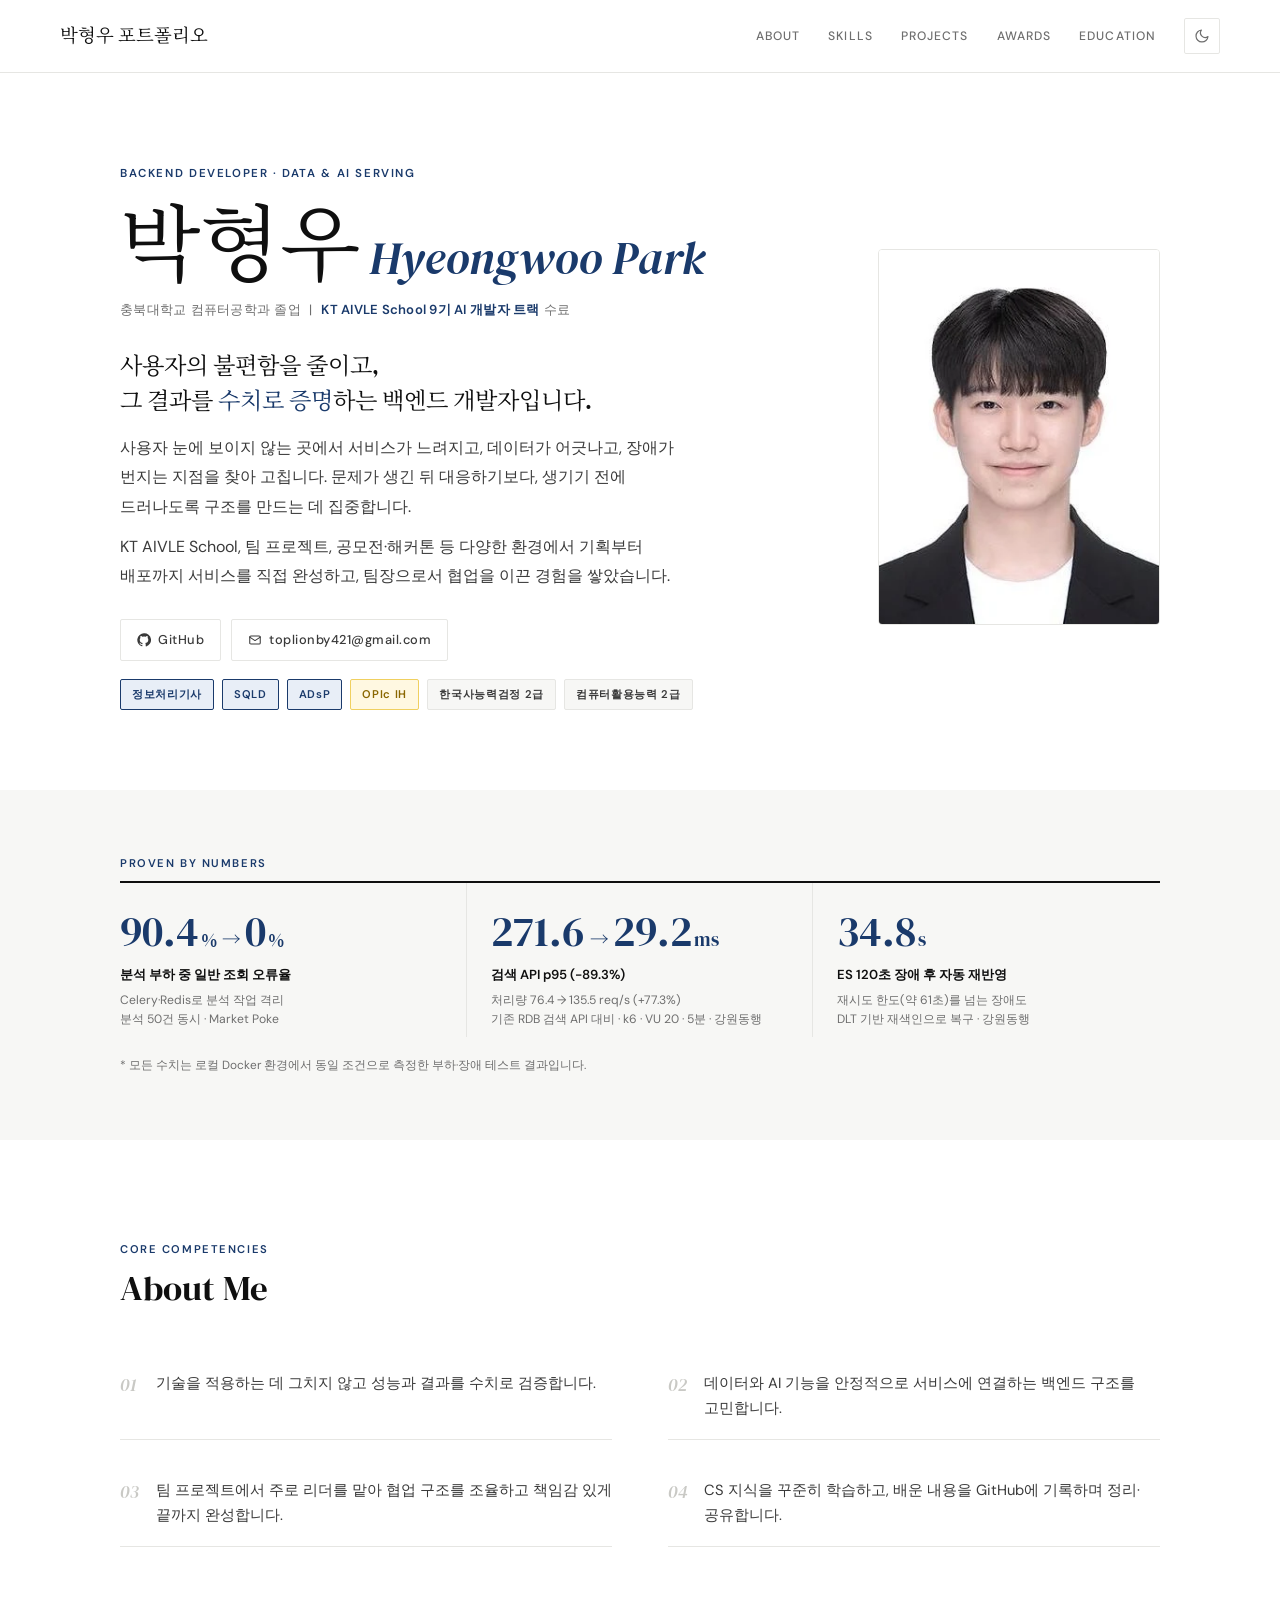
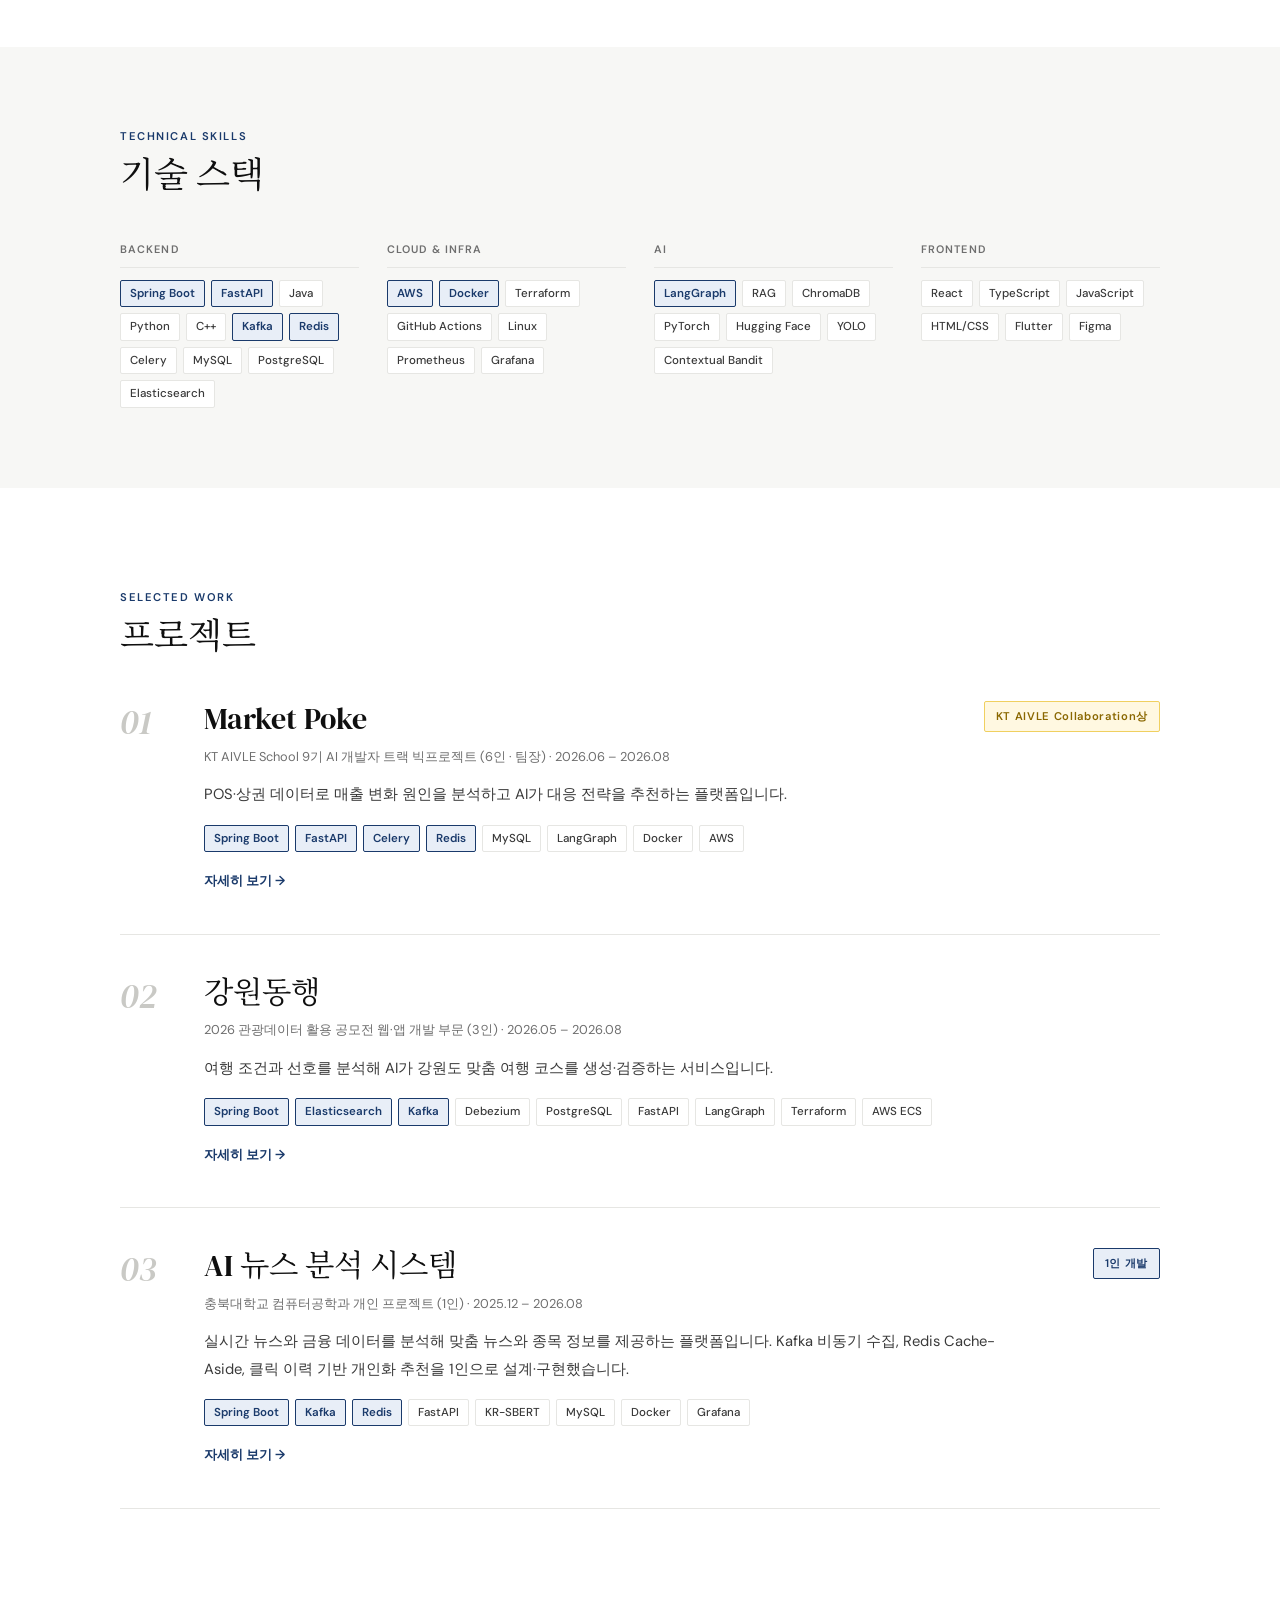
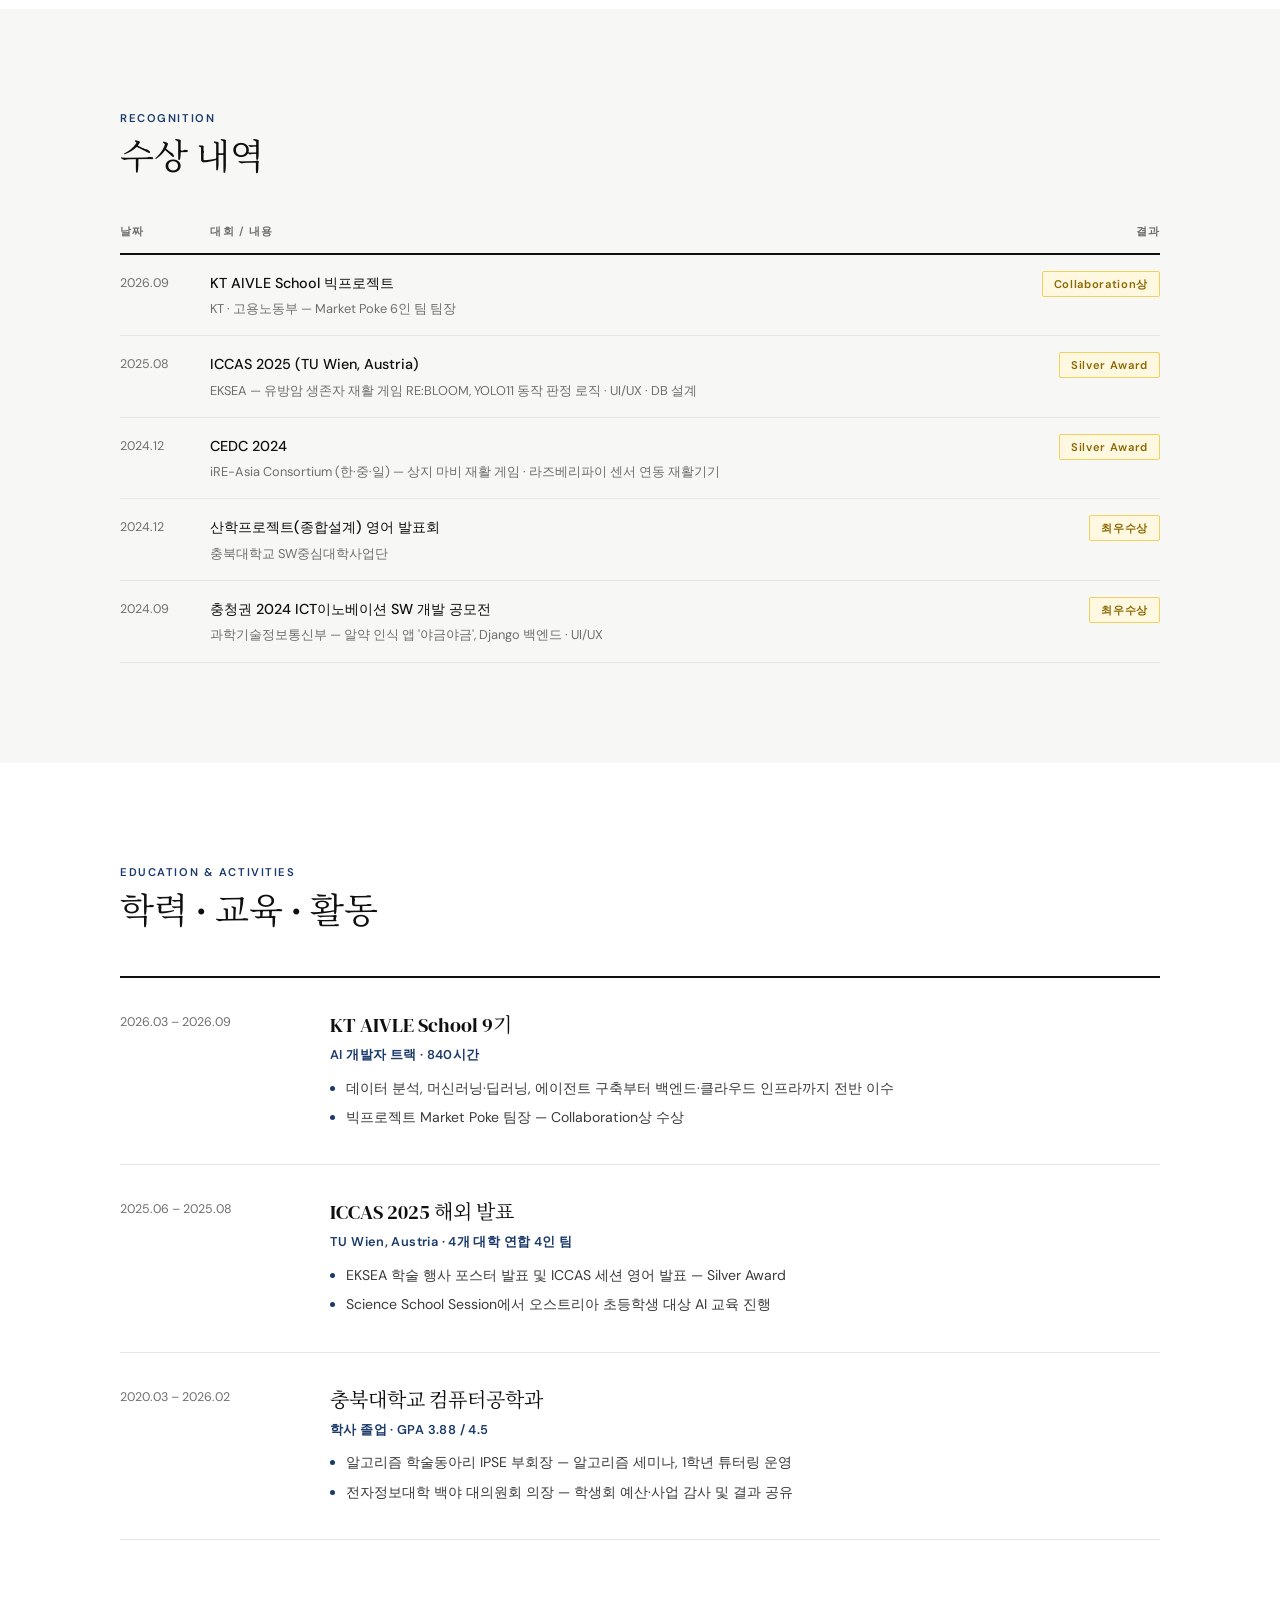
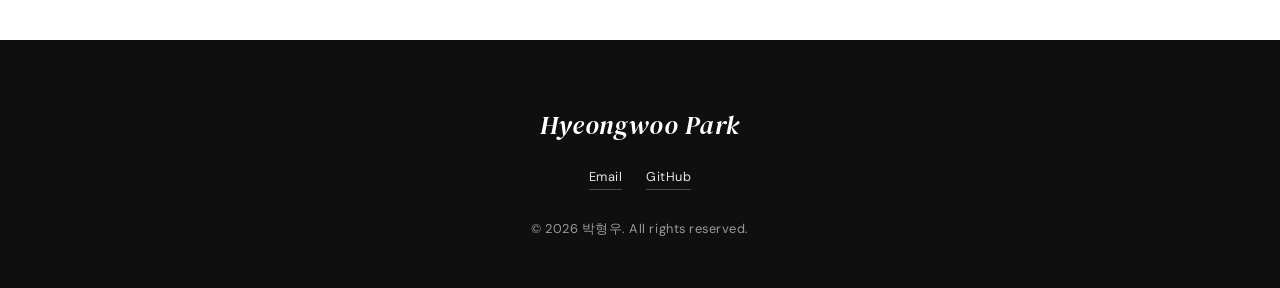
<file: index.html>
<!DOCTYPE html>
<html lang="ko">
<head>
  <meta charset="UTF-8">
  <meta name="viewport" content="width=device-width, initial-scale=1.0">
  <title>박형우 | Backend Developer Portfolio</title>
  <meta name="description" content="사용자의 불편함을 줄이고, 그 결과를 수치로 증명하는 백엔드 개발자 박형우의 포트폴리오">
  <meta property="og:type" content="website">
  <meta property="og:title" content="박형우 | Backend Developer">
  <meta property="og:description" content="사용자의 불편함을 줄이고, 그 결과를 수치로 증명하는 백엔드 개발자">
  <meta property="og:url" content="https://bakhyoungwoo.github.io/">
  <meta property="og:image" content="https://bakhyoungwoo.github.io/assets/og/marketpoke.jpg">
  <script>
    document.documentElement.classList.add('js');
    try {
      var t = localStorage.getItem('theme');
      if (t === 'dark' || (!t && matchMedia('(prefers-color-scheme: dark)').matches)) document.documentElement.classList.add('dark');
    } catch (e) {}
  </script>
  <link rel="preconnect" href="https://fonts.googleapis.com">
  <link rel="preconnect" href="https://fonts.gstatic.com" crossorigin>
  <link href="https://fonts.googleapis.com/css2?family=DM+Serif+Display:ital@0;1&family=DM+Sans:opsz,wght@9..40,400;9..40,500;9..40,600&family=Noto+Serif+KR:wght@400;600&display=swap" rel="stylesheet">
  <link rel="stylesheet" href="css/style.css?v=8">
</head>
<body>

<!-- ================= NAV ================= -->
<nav>
  <a href="#hero" class="nav-logo">박형우 포트폴리오</a>
  <div class="nav-right">
    <ul class="nav-links">
      <li><a href="#about">About</a></li>
      <li><a href="#skills">Skills</a></li>
      <li><a href="#projects">Projects</a></li>
      <li><a href="#awards">Awards</a></li>
      <li><a href="#education">Education</a></li>
    </ul>
    <button class="icon-btn" id="themeToggle" aria-label="다크 모드 전환">
      <svg class="icon-moon" viewBox="0 0 24 24" fill="none" stroke="currentColor" stroke-width="1.8" stroke-linecap="round" stroke-linejoin="round"><path d="M21 12.8A9 9 0 1 1 11.2 3a7 7 0 0 0 9.8 9.8z"/></svg>
      <svg class="icon-sun" viewBox="0 0 24 24" fill="none" stroke="currentColor" stroke-width="1.8" stroke-linecap="round"><circle cx="12" cy="12" r="4"/><path d="M12 2v2M12 20v2M4.9 4.9l1.4 1.4M17.7 17.7l1.4 1.4M2 12h2M20 12h2M4.9 19.1l1.4-1.4M17.7 6.3l1.4-1.4"/></svg>
    </button>
    <button class="icon-btn hamburger" id="hamburger" aria-label="메뉴 열기" aria-expanded="false">
      <svg viewBox="0 0 24 24" fill="none" stroke="currentColor" stroke-width="1.8" stroke-linecap="round"><path d="M4 7h16M4 12h16M4 17h16"/></svg>
    </button>
  </div>
</nav>
<div class="mobile-menu" id="mobileMenu">
  <a href="#about">About</a>
  <a href="#skills">Skills</a>
  <a href="#projects">Projects</a>
  <a href="#awards">Awards</a>
  <a href="#education">Education</a>
</div>

<main>
<!-- ================= HERO ================= -->
<section id="hero" class="page-section">
  <div class="hero-inner">
    <div class="hero-text">
      <p class="hero-eyebrow">Backend Developer · Data &amp; AI Serving</p>
      <h1 class="hero-name">박형우<span>Hyeongwoo Park</span></h1>
      <p class="hero-school">충북대학교 컴퓨터공학과 졸업 &nbsp;|&nbsp; <strong>KT AIVLE School 9기 AI 개발자 트랙</strong> 수료</p>

      <p class="hero-lead">사용자의 불편함을 줄이고,<br>그 결과를 <em>수치로 증명</em>하는 백엔드 개발자입니다.</p>
      <p class="hero-desc">사용자 눈에 보이지 않는 곳에서 서비스가 느려지고, 데이터가 어긋나고, 장애가 번지는 지점을 찾아 고칩니다. 문제가 생긴 뒤 대응하기보다, 생기기 전에 드러나도록 구조를 만드는 데 집중합니다.</p>
      <p class="hero-desc">KT AIVLE School, 팀 프로젝트, 공모전·해커톤 등 다양한 환경에서 기획부터 배포까지 서비스를 직접 완성하고, 팀장으로서 협업을 이끈 경험을 쌓았습니다.</p>

      <div class="hero-links">
        <a href="https://github.com/Bakhyoungwoo" target="_blank" rel="noopener">
          <svg viewBox="0 0 24 24" fill="currentColor"><path d="M12 .5a11.5 11.5 0 0 0-3.64 22.41c.58.1.79-.25.79-.56v-2c-3.2.7-3.88-1.37-3.88-1.37-.52-1.33-1.28-1.69-1.28-1.69-1.05-.72.08-.7.08-.7 1.16.08 1.77 1.19 1.77 1.19 1.03 1.77 2.7 1.26 3.36.96.1-.75.4-1.26.73-1.55-2.55-.29-5.24-1.28-5.24-5.68 0-1.26.45-2.28 1.19-3.09-.12-.29-.52-1.46.11-3.05 0 0 .97-.31 3.17 1.18a11 11 0 0 1 5.77 0c2.2-1.49 3.17-1.18 3.17-1.18.63 1.59.23 2.76.11 3.05.74.81 1.19 1.83 1.19 3.09 0 4.41-2.69 5.38-5.26 5.67.41.36.78 1.06.78 2.14v3.17c0 .31.21.67.8.56A11.5 11.5 0 0 0 12 .5z"/></svg>
          GitHub
        </a>
        <a href="mailto:toplionby421@gmail.com">
          <svg viewBox="0 0 24 24" fill="none" stroke="currentColor" stroke-width="1.8" stroke-linecap="round" stroke-linejoin="round"><rect x="3" y="5" width="18" height="14" rx="2"/><path d="m3 7 9 6 9-6"/></svg>
          toplionby421@gmail.com
        </a>
      </div>

      <div class="cert-row">
        <span class="badge accent">정보처리기사</span>
        <span class="badge accent">SQLD</span>
        <span class="badge accent">ADsP</span>
        <span class="badge gold">OPIc IH</span>
        <span class="badge">한국사능력검정 2급</span>
        <span class="badge">컴퓨터활용능력 2급</span>
      </div>
    </div>
    <div class="hero-photo">
      <img src="assets/profile.webp" alt="박형우 프로필 사진">
    </div>
  </div>
</section>

<!-- ================= METRICS ================= -->
<div class="band">
  <div class="page-section" style="padding-top:64px;padding-bottom:64px">
    <p class="section-label">Proven by Numbers</p>
    <div class="metrics reveal">
      <div class="metric">
        <div class="metric-num">90.4<small>% → </small>0<small>%</small></div>
        <div class="metric-label">분석 부하 중 일반 조회 오류율</div>
        <div class="metric-detail">Celery·Redis로 분석 작업 격리<br>분석 50건 동시 · Market Poke</div>
      </div>
      <div class="metric">
        <div class="metric-num">271.6<small> → </small>29.2<small>ms</small></div>
        <div class="metric-label">검색 API p95 (-89.3%)</div>
        <div class="metric-detail">처리량 76.4 → 135.5 req/s (+77.3%)<br>기존 RDB 검색 API 대비 · k6 · VU 20 · 5분 · 강원동행</div>
      </div>
      <div class="metric">
        <div class="metric-num">34.8<small>s</small></div>
        <div class="metric-label">ES 120초 장애 후 자동 재반영</div>
        <div class="metric-detail">재시도 한도(약 61초)를 넘는 장애도<br>DLT 기반 재색인으로 복구 · 강원동행</div>
      </div>
    </div>
    <p style="font-size:.74rem;color:var(--gray-mid);margin-top:18px">* 모든 수치는 로컬 Docker 환경에서 동일 조건으로 측정한 부하·장애 테스트 결과입니다.</p>
  </div>
</div>

<!-- ================= ABOUT ================= -->
<section id="about" class="page-section">
  <p class="section-label">Core Competencies</p>
  <h2 class="section-title">About Me</h2>
  <ul class="about-grid reveal">
    <li><span>01</span>기술을 적용하는 데 그치지 않고 성능과 결과를 수치로 검증합니다.</li>
    <li><span>02</span>데이터와 AI 기능을 안정적으로 서비스에 연결하는 백엔드 구조를 고민합니다.</li>
    <li><span>03</span>팀 프로젝트에서 주로 리더를 맡아 협업 구조를 조율하고 책임감 있게 끝까지 완성합니다.</li>
    <li><span>04</span>CS 지식을 꾸준히 학습하고, 배운 내용을 GitHub에 기록하며 정리·공유합니다.</li>
  </ul>
</section>

<!-- ================= SKILLS ================= -->
<section id="skills" class="band">
  <div class="page-section" style="padding-top:80px;padding-bottom:80px">
    <p class="section-label">Technical Skills</p>
    <h2 class="section-title">기술 스택</h2>
    <div class="skills-grid reveal">
      <div class="skill-group">
        <h3>Backend</h3>
        <div class="tags">
          <span class="tag hl">Spring Boot</span><span class="tag hl">FastAPI</span><span class="tag">Java</span><span class="tag">Python</span><span class="tag">C++</span><span class="tag hl">Kafka</span><span class="tag hl">Redis</span><span class="tag">Celery</span><span class="tag">MySQL</span><span class="tag">PostgreSQL</span><span class="tag">Elasticsearch</span>
        </div>
      </div>
      <div class="skill-group">
        <h3>Cloud &amp; Infra</h3>
        <div class="tags">
          <span class="tag hl">AWS</span><span class="tag hl">Docker</span><span class="tag">Terraform</span><span class="tag">GitHub Actions</span><span class="tag">Linux</span><span class="tag">Prometheus</span><span class="tag">Grafana</span>
        </div>
      </div>
      <div class="skill-group">
        <h3>AI</h3>
        <div class="tags">
          <span class="tag hl">LangGraph</span><span class="tag">RAG</span><span class="tag">ChromaDB</span><span class="tag">PyTorch</span><span class="tag">Hugging Face</span><span class="tag">YOLO</span><span class="tag">Contextual Bandit</span>
        </div>
      </div>
      <div class="skill-group">
        <h3>Frontend</h3>
        <div class="tags">
          <span class="tag">React</span><span class="tag">TypeScript</span><span class="tag">JavaScript</span><span class="tag">HTML/CSS</span><span class="tag">Flutter</span><span class="tag">Figma</span>
        </div>
      </div>
    </div>
  </div>
</section>

<!-- ================= PROJECTS ================= -->
<section id="projects" class="page-section">
  <p class="section-label">Selected Work</p>
  <h2 class="section-title">프로젝트</h2>

  <!-- ---------- 01 Market Poke ---------- -->
  <article class="project reveal">
    <div class="project-number">01</div>
    <div>
      <div class="project-top">
        <h3 class="project-name"><a href="marketpoke.html">Market Poke</a></h3>
        <span class="badge gold">KT AIVLE Collaboration상</span>
      </div>
      <p class="project-period">KT AIVLE School 9기 AI 개발자 트랙 빅프로젝트 (6인 · 팀장) · 2026.06 – 2026.08</p>
      <p class="project-desc">POS·상권 데이터로 매출 변화 원인을 분석하고 AI가 대응 전략을 추천하는 플랫폼입니다.</p>
      <div class="project-stack tags compact">
        <span class="tag hl">Spring Boot</span><span class="tag hl">FastAPI</span><span class="tag hl">Celery</span><span class="tag hl">Redis</span><span class="tag">MySQL</span><span class="tag">LangGraph</span><span class="tag">Docker</span><span class="tag">AWS</span>
      </div>
      <a class="project-more" href="marketpoke.html">자세히 보기 →</a>
    </div>
  </article>

  <!-- ---------- 02 강원동행 ---------- -->
  <article class="project reveal">
    <div class="project-number">02</div>
    <div>
      <div class="project-top">
        <h3 class="project-name"><a href="gangwon.html">강원동행</a></h3>
        
      </div>
      <p class="project-period">2026 관광데이터 활용 공모전 웹·앱 개발 부문 (3인) · 2026.05 – 2026.08</p>
      <p class="project-desc">여행 조건과 선호를 분석해 AI가 강원도 맞춤 여행 코스를 생성·검증하는 서비스입니다.</p>
      <div class="project-stack tags compact">
        <span class="tag hl">Spring Boot</span><span class="tag hl">Elasticsearch</span><span class="tag hl">Kafka</span><span class="tag">Debezium</span><span class="tag">PostgreSQL</span><span class="tag">FastAPI</span><span class="tag">LangGraph</span><span class="tag">Terraform</span><span class="tag">AWS ECS</span>
      </div>
      <a class="project-more" href="gangwon.html">자세히 보기 →</a>
    </div>
  </article>

  <!-- ---------- 03 뉴스 분석 ---------- -->
  <article class="project reveal">
    <div class="project-number">03</div>
    <div>
      <div class="project-top">
        <h3 class="project-name"><a href="news.html">AI 뉴스 분석 시스템</a></h3>
        <span class="badge accent">1인 개발</span>
      </div>
      <p class="project-period">충북대학교 컴퓨터공학과 개인 프로젝트 (1인) · 2025.12 – 2026.08</p>
      <p class="project-desc">실시간 뉴스와 금융 데이터를 분석해 맞춤 뉴스와 종목 정보를 제공하는 플랫폼입니다. Kafka 비동기 수집, Redis Cache-Aside, 클릭 이력 기반 개인화 추천을 1인으로 설계·구현했습니다.</p>
      <div class="project-stack tags compact">
        <span class="tag hl">Spring Boot</span><span class="tag hl">Kafka</span><span class="tag hl">Redis</span><span class="tag">FastAPI</span><span class="tag">KR-SBERT</span><span class="tag">MySQL</span><span class="tag">Docker</span><span class="tag">Grafana</span>
      </div>
      <a class="project-more" href="news.html">자세히 보기 →</a>
    </div>
  </article>
</section>

<!-- ================= AWARDS ================= -->
<section id="awards" class="band">
  <div class="page-section">
    <p class="section-label">Recognition</p>
    <h2 class="section-title">수상 내역</h2>
    <table class="awards-table reveal">
      <thead><tr><th>날짜</th><th>대회 / 내용</th><th>결과</th></tr></thead>
      <tbody>
        <tr>
          <td>2026.09</td>
          <td><div class="award-title">KT AIVLE School 빅프로젝트</div><div class="award-desc">KT · 고용노동부 — Market Poke 6인 팀 팀장</div></td>
          <td><span class="badge gold">Collaboration상</span></td>
        </tr>
        <tr>
          <td>2025.08</td>
          <td><div class="award-title">ICCAS 2025 (TU Wien, Austria)</div><div class="award-desc">EKSEA — 유방암 생존자 재활 게임 RE:BLOOM, YOLO11 동작 판정 로직 · UI/UX · DB 설계</div></td>
          <td><span class="badge gold">Silver Award</span></td>
        </tr>
        <tr>
          <td>2024.12</td>
          <td><div class="award-title">CEDC 2024</div><div class="award-desc">iRE-Asia Consortium (한·중·일) — 상지 마비 재활 게임 · 라즈베리파이 센서 연동 재활기기</div></td>
          <td><span class="badge gold">Silver Award</span></td>
        </tr>
        <tr>
          <td>2024.12</td>
          <td><div class="award-title">산학프로젝트(종합설계) 영어 발표회</div><div class="award-desc">충북대학교 SW중심대학사업단</div></td>
          <td><span class="badge gold">최우수상</span></td>
        </tr>
        <tr>
          <td>2024.09</td>
          <td><div class="award-title">충청권 2024 ICT이노베이션 SW 개발 공모전</div><div class="award-desc">과학기술정보통신부 — 알약 인식 앱 '야금야금', Django 백엔드 · UI/UX</div></td>
          <td><span class="badge gold">최우수상</span></td>
        </tr>
      </tbody>
    </table>
  </div>
</section>

<!-- ================= EDUCATION ================= -->
<section id="education" class="page-section">
  <p class="section-label">Education &amp; Activities</p>
  <h2 class="section-title">학력 · 교육 · 활동</h2>
  <div class="reveal">
    <div class="exp-item">
      <div class="exp-period">2026.03 – 2026.09</div>
      <div>
        <h3 class="exp-role">KT AIVLE School 9기</h3>
        <div class="exp-org">AI 개발자 트랙 · 840시간</div>
        <ul class="exp-desc">
          <li>데이터 분석, 머신러닝·딥러닝, 에이전트 구축부터 백엔드·클라우드 인프라까지 전반 이수</li>
          <li>빅프로젝트 Market Poke 팀장 — Collaboration상 수상</li>
        </ul>
      </div>
    </div>
    <div class="exp-item">
      <div class="exp-period">2025.06 – 2025.08</div>
      <div>
        <h3 class="exp-role">ICCAS 2025 해외 발표</h3>
        <div class="exp-org">TU Wien, Austria · 4개 대학 연합 4인 팀</div>
        <ul class="exp-desc">
          <li>EKSEA 학술 행사 포스터 발표 및 ICCAS 세션 영어 발표 — Silver Award</li>
          <li>Science School Session에서 오스트리아 초등학생 대상 AI 교육 진행</li>
        </ul>
      </div>
    </div>
    <div class="exp-item">
      <div class="exp-period">2020.03 – 2026.02</div>
      <div>
        <h3 class="exp-role">충북대학교 컴퓨터공학과</h3>
        <div class="exp-org">학사 졸업 · GPA 3.88 / 4.5</div>
        <ul class="exp-desc">
          <li>알고리즘 학술동아리 IPSE 부회장 — 알고리즘 세미나, 1학년 튜터링 운영</li>
          <li>전자정보대학 백야 대의원회 의장 — 학생회 예산·사업 감사 및 결과 공유</li>
        </ul>
      </div>
    </div>
  </div>
</section>
</main>

<!-- ================= FOOTER ================= -->
<footer>
  <div class="footer-name">Hyeongwoo Park</div>
  <div class="footer-links">
    <a href="mailto:toplionby421@gmail.com">Email</a>
    <a href="https://github.com/Bakhyoungwoo" target="_blank" rel="noopener">GitHub</a>
  </div>
  <p>© 2026 박형우. All rights reserved.</p>
</footer>

<script src="js/main.js?v=7"></script>
</body>
</html>
</file>
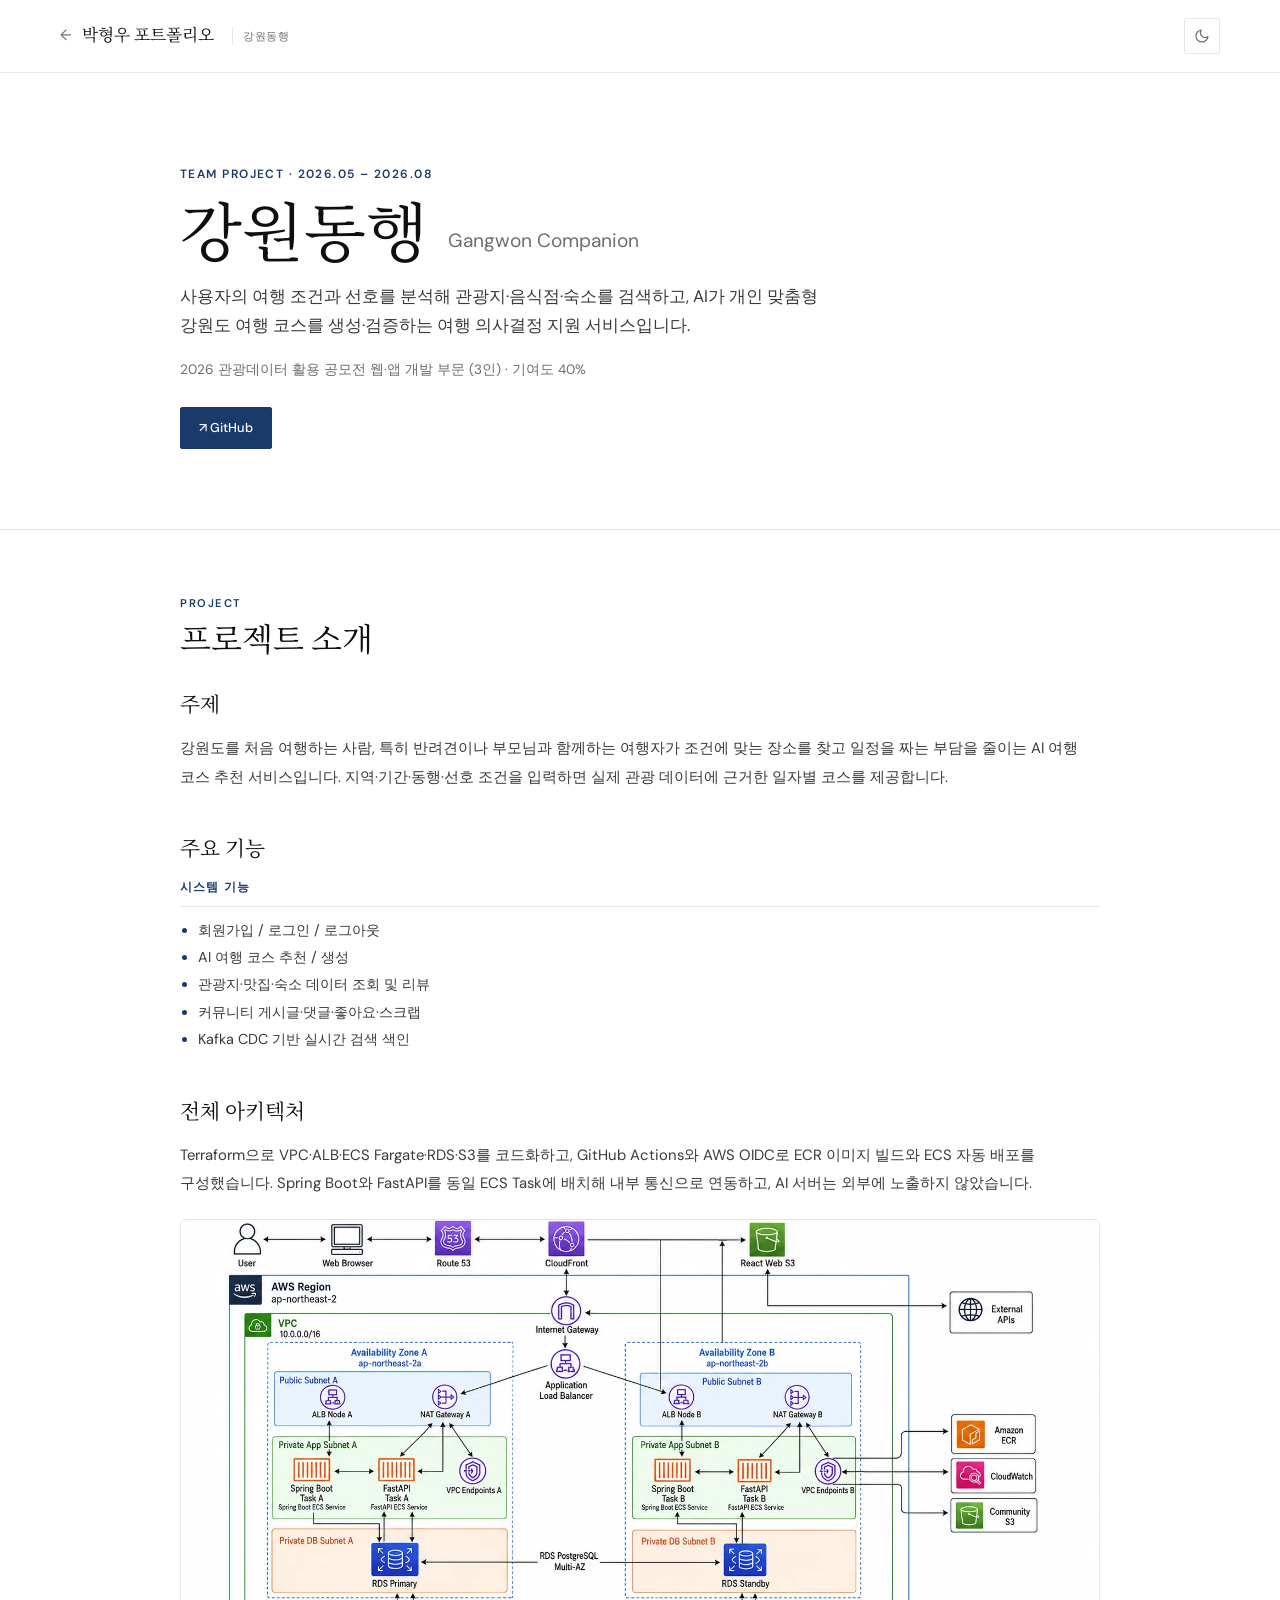
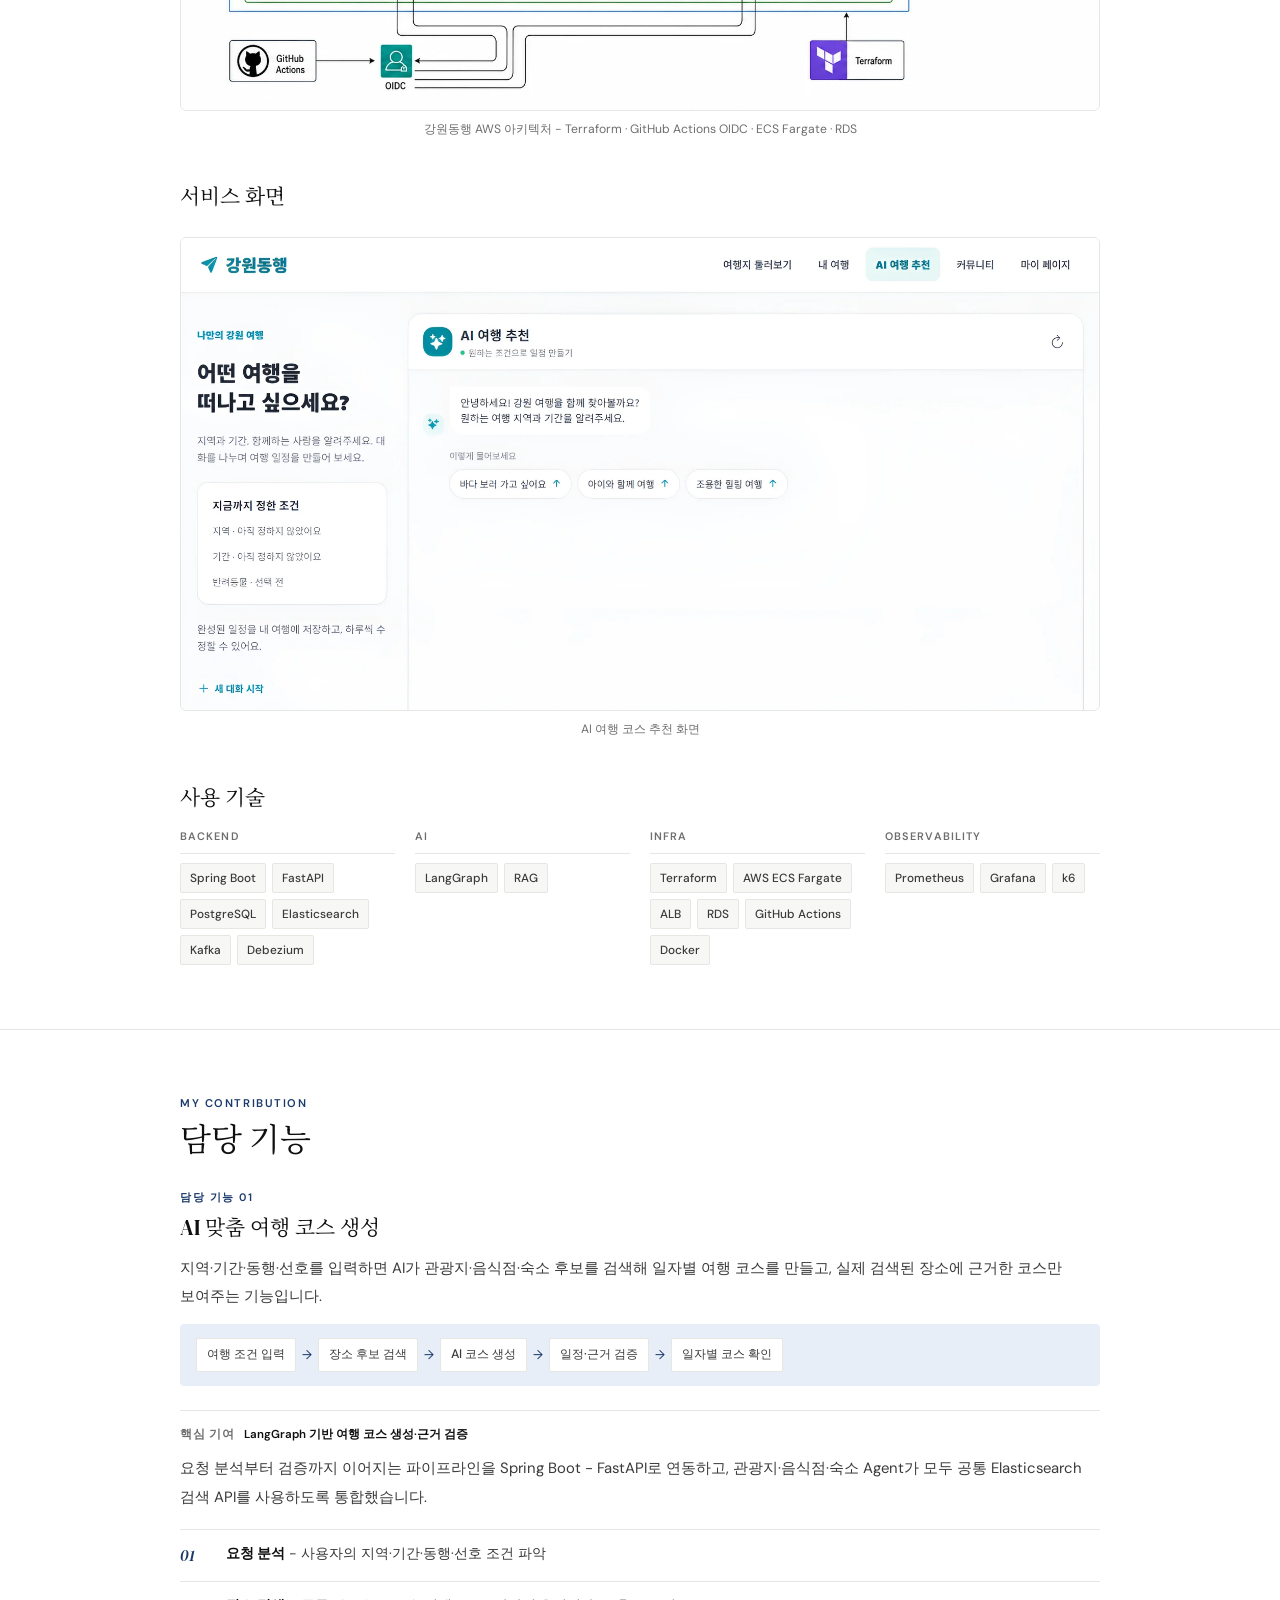
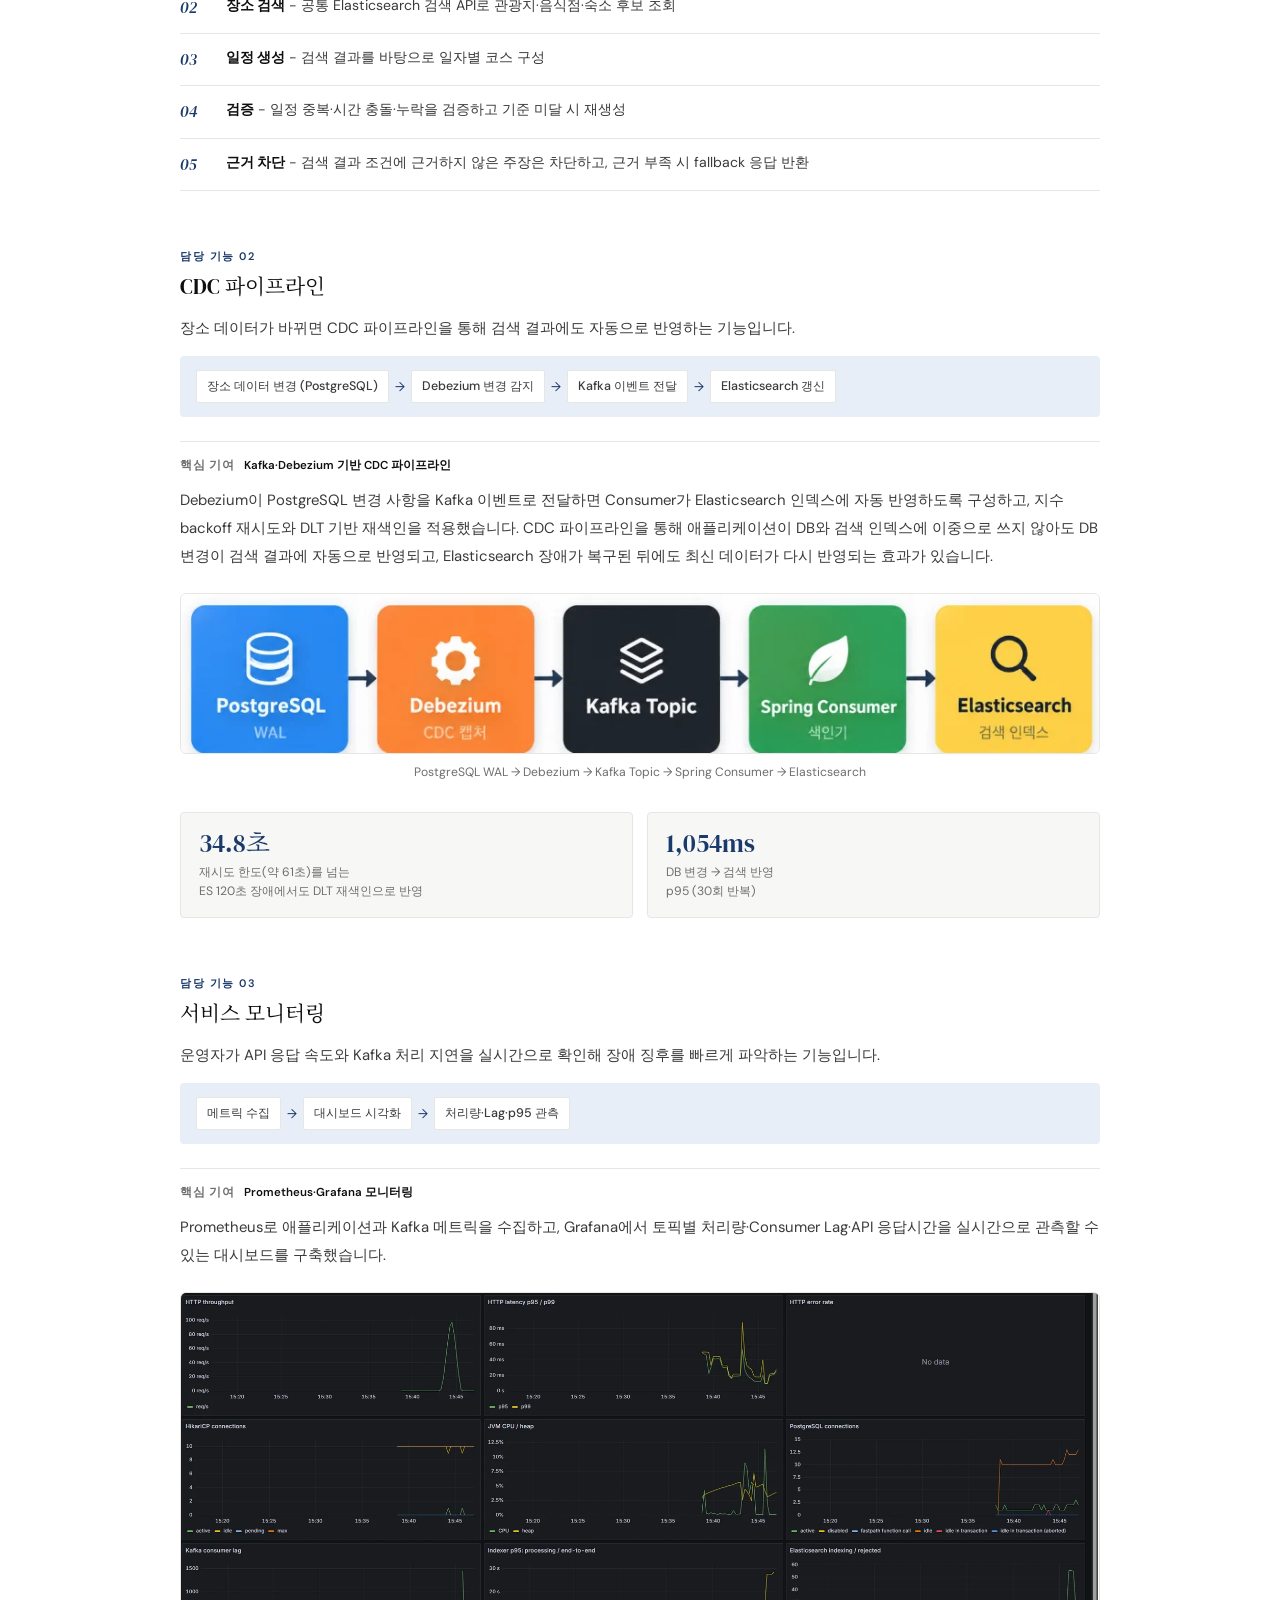
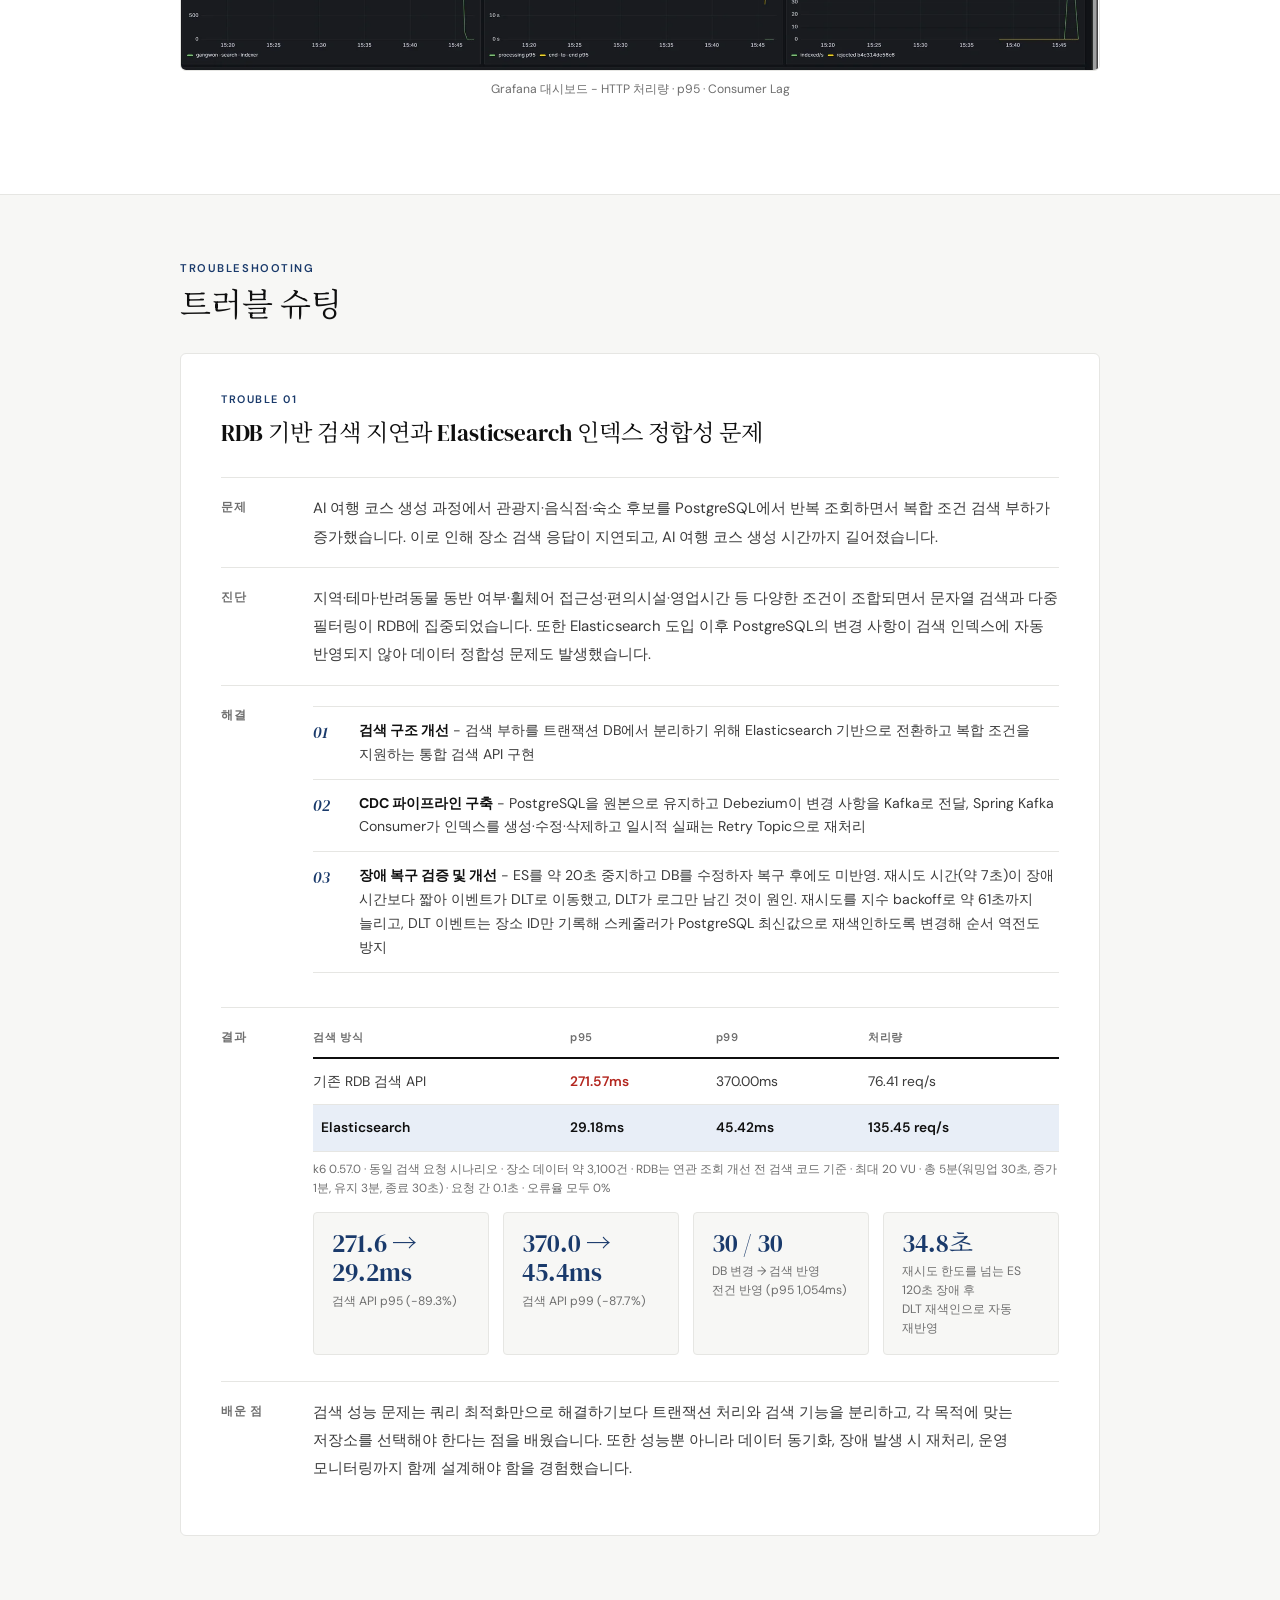
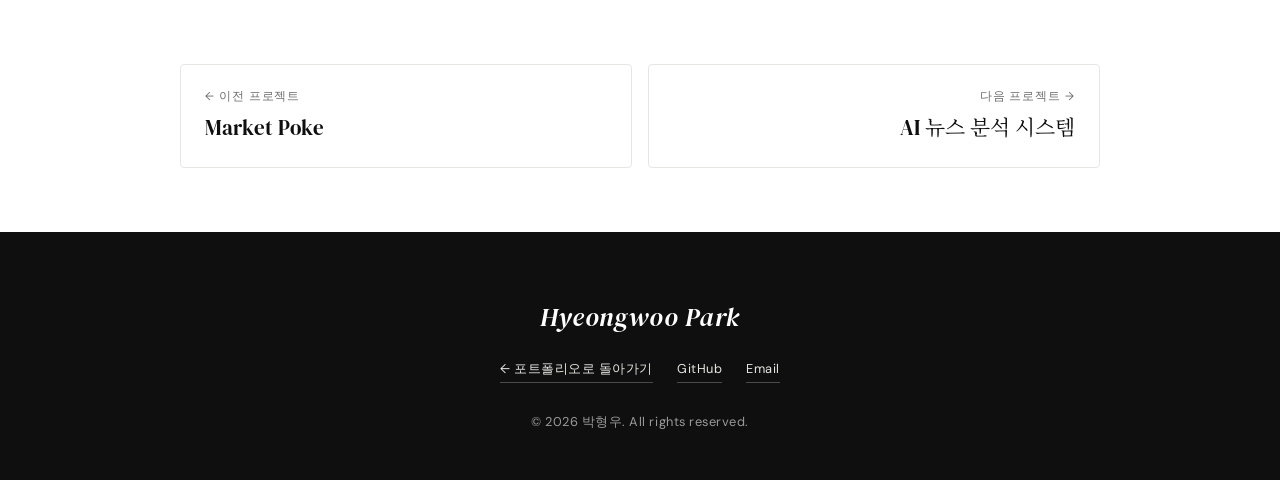
<file: gangwon.html>
<!DOCTYPE html>
<html lang="ko">
<head>
  <meta charset="UTF-8">
  <meta name="viewport" content="width=device-width, initial-scale=1.0">
  <title>강원동행 | 박형우 포트폴리오</title>
  <meta name="description" content="사용자의 여행 조건과 선호를 분석해 관광지·음식점·숙소를 검색하고, AI가 개인 맞춤형 강원도 여행 코스를 생성·검증하는 여행 의사결정 지원 서비스입니다.">
  <meta property="og:type" content="website">
  <meta property="og:title" content="강원동행 | 박형우">
  <meta property="og:description" content="사용자의 여행 조건과 선호를 분석해 관광지·음식점·숙소를 검색하고, AI가 개인 맞춤형 강원도 여행 코스를 생성·검증하는 여행 의사결정 지원 서비스입니다.">
  <meta property="og:url" content="https://bakhyoungwoo.github.io/gangwon.html">
  <meta property="og:image" content="https://bakhyoungwoo.github.io/assets/og/gangwon.jpg">
  <script>
    document.documentElement.classList.add('js');
    try {
      var t = localStorage.getItem('theme');
      if (t === 'dark' || (!t && matchMedia('(prefers-color-scheme: dark)').matches)) document.documentElement.classList.add('dark');
    } catch (e) {}
  </script>
  <link rel="preconnect" href="https://fonts.googleapis.com">
  <link rel="preconnect" href="https://fonts.gstatic.com" crossorigin>
  <link href="https://fonts.googleapis.com/css2?family=DM+Serif+Display:ital@0;1&family=DM+Sans:opsz,wght@9..40,400;9..40,500;9..40,600&family=Noto+Serif+KR:wght@400;600&display=swap" rel="stylesheet">
  <link rel="stylesheet" href="css/style.css?v=8">
</head>
<body class="detail-page">

<nav>
  <a href="index.html#projects" class="nav-back">
    <span class="nav-back-arrow">←</span>
    <span class="nav-back-text">박형우 포트폴리오</span>
    <span class="nav-back-sub">강원동행</span>
  </a>
  <button class="icon-btn" id="themeToggle" aria-label="다크 모드 전환">
    <svg class="icon-moon" viewBox="0 0 24 24" fill="none" stroke="currentColor" stroke-width="1.8" stroke-linecap="round" stroke-linejoin="round"><path d="M21 12.8A9 9 0 1 1 11.2 3a7 7 0 0 0 9.8 9.8z"/></svg>
    <svg class="icon-sun" viewBox="0 0 24 24" fill="none" stroke="currentColor" stroke-width="1.8" stroke-linecap="round"><circle cx="12" cy="12" r="4"/><path d="M12 2v2M12 20v2M4.9 4.9l1.4 1.4M17.7 17.7l1.4 1.4M2 12h2M20 12h2M4.9 19.1l1.4-1.4M17.7 6.3l1.4-1.4"/></svg>
  </button>
</nav>

<main>
<header id="hero" class="page-section detail-section d-hero">
  <div class="d-eyebrow">Team Project · 2026.05 – 2026.08</div>
  <h1 class="d-title">강원동행 <small>Gangwon Companion</small></h1>
  <p class="d-sub">사용자의 여행 조건과 선호를 분석해 관광지·음식점·숙소를 검색하고, AI가 개인 맞춤형 강원도 여행 코스를 생성·검증하는 여행 의사결정 지원 서비스입니다.</p>
  <p class="d-meta">2026 관광데이터 활용 공모전 웹·앱 개발 부문 (3인) · 기여도 40%</p>
  <div class="d-actions"><a href="https://github.com/Gangwon-Companion" class="primary" target="_blank" rel="noopener">↗ GitHub</a></div>
</header>

<section id="intro" class="">
  <div class="page-section detail-section">
    <div class="section-label">Project</div>
    <h2 class="d-section-title">프로젝트 소개</h2>
    <h3 class="subhead">주제</h3>
    <p class="body-text">강원도를 처음 여행하는 사람, 특히 반려견이나 부모님과 함께하는 여행자가 조건에 맞는 장소를 찾고 일정을 짜는 부담을 줄이는 AI 여행 코스 추천 서비스입니다. 지역·기간·동행·선호 조건을 입력하면 실제 관광 데이터에 근거한 일자별 코스를 제공합니다.</p>
    <h3 class="subhead">주요 기능</h3>
    <div class="feats"><div class="feat-col"><h4>시스템 기능</h4><ul><li>회원가입 / 로그인 / 로그아웃</li><li>AI 여행 코스 추천 / 생성</li><li>관광지·맛집·숙소 데이터 조회 및 리뷰</li><li>커뮤니티 게시글·댓글·좋아요·스크랩</li><li>Kafka CDC 기반 실시간 검색 색인</li></ul></div></div>
    <h3 class="subhead">전체 아키텍처</h3>
    <p class="body-text">Terraform으로 VPC·ALB·ECS Fargate·RDS·S3를 코드화하고, GitHub Actions와 AWS OIDC로 ECR 이미지 빌드와 ECS 자동 배포를 구성했습니다. Spring Boot와 FastAPI를 동일 ECS Task에 배치해 내부 통신으로 연동하고, AI 서버는 외부에 노출하지 않았습니다.</p>
    <figure class="figure">
      <a href="assets/projects/gangwon-arch.webp" target="_blank" rel="noopener"><img src="assets/projects/gangwon-arch.webp" alt="강원동행 AWS 아키텍처 - Terraform · GitHub Actions OIDC · ECS Fargate · RDS"></a>
      <figcaption class="figure-caption">강원동행 AWS 아키텍처 - Terraform · GitHub Actions OIDC · ECS Fargate · RDS</figcaption>
    </figure>
    <h3 class="subhead">서비스 화면</h3>
    <figure class="figure">
      <a href="assets/projects/gangwon-screen.webp" target="_blank" rel="noopener"><img src="assets/projects/gangwon-screen.webp" alt="AI 여행 코스 추천 화면"></a>
      <figcaption class="figure-caption">AI 여행 코스 추천 화면</figcaption>
    </figure>
    <h3 class="subhead">사용 기술</h3>
    <div class="tech-grid"><div class="tech-group"><h4>Backend</h4><div class="tech-tags"><span class="tech-tag">Spring Boot</span><span class="tech-tag">FastAPI</span><span class="tech-tag">PostgreSQL</span><span class="tech-tag">Elasticsearch</span><span class="tech-tag">Kafka</span><span class="tech-tag">Debezium</span></div></div><div class="tech-group"><h4>AI</h4><div class="tech-tags"><span class="tech-tag">LangGraph</span><span class="tech-tag">RAG</span></div></div><div class="tech-group"><h4>Infra</h4><div class="tech-tags"><span class="tech-tag">Terraform</span><span class="tech-tag">AWS ECS Fargate</span><span class="tech-tag">ALB</span><span class="tech-tag">RDS</span><span class="tech-tag">GitHub Actions</span><span class="tech-tag">Docker</span></div></div><div class="tech-group"><h4>Observability</h4><div class="tech-tags"><span class="tech-tag">Prometheus</span><span class="tech-tag">Grafana</span><span class="tech-tag">k6</span></div></div></div>
  </div>
</section>

<section id="contribution" class="">
  <div class="page-section detail-section">
    <div class="section-label">My Contribution</div>
    <h2 class="d-section-title">담당 기능</h2>
    <div class="role-head">
      <div class="role-num">담당 기능 01</div>
      <h3 class="subhead">AI 맞춤 여행 코스 생성</h3>
      <p class="role-desc">지역·기간·동행·선호를 입력하면 AI가 관광지·음식점·숙소 후보를 검색해 일자별 여행 코스를 만들고, 실제 검색된 장소에 근거한 코스만 보여주는 기능입니다.</p>
      <div class="svc-flow"><span>여행 조건 입력</span><b class="arr">→</b><span>장소 후보 검색</span><b class="arr">→</b><span>AI 코스 생성</span><b class="arr">→</b><span>일정·근거 검증</span><b class="arr">→</b><span>일자별 코스 확인</span></div>
    </div>
    <div class="contrib-label">핵심 기여<span>LangGraph 기반 여행 코스 생성·근거 검증</span></div>
    <p class="body-text">요청 분석부터 검증까지 이어지는 파이프라인을 Spring Boot - FastAPI로 연동하고, 관광지·음식점·숙소 Agent가 모두 공통 Elasticsearch 검색 API를 사용하도록 통합했습니다.</p>
    <div class="flow-steps"><div class="flow-step"><div class="flow-num">01</div><div class="flow-text"><strong>요청 분석</strong> - 사용자의 지역·기간·동행·선호 조건 파악</div></div><div class="flow-step"><div class="flow-num">02</div><div class="flow-text"><strong>장소 검색</strong> - 공통 Elasticsearch 검색 API로 관광지·음식점·숙소 후보 조회</div></div><div class="flow-step"><div class="flow-num">03</div><div class="flow-text"><strong>일정 생성</strong> - 검색 결과를 바탕으로 일자별 코스 구성</div></div><div class="flow-step"><div class="flow-num">04</div><div class="flow-text"><strong>검증</strong> - 일정 중복·시간 충돌·누락을 검증하고 기준 미달 시 재생성</div></div><div class="flow-step"><div class="flow-num">05</div><div class="flow-text"><strong>근거 차단</strong> - 검색 결과 조건에 근거하지 않은 주장은 차단하고, 근거 부족 시 fallback 응답 반환</div></div></div>
    <div class="role-head">
      <div class="role-num">담당 기능 02</div>
      <h3 class="subhead">CDC 파이프라인</h3>
      <p class="role-desc">장소 데이터가 바뀌면 CDC 파이프라인을 통해 검색 결과에도 자동으로 반영하는 기능입니다.</p>
      <div class="svc-flow"><span>장소 데이터 변경 (PostgreSQL)</span><b class="arr">→</b><span>Debezium 변경 감지</span><b class="arr">→</b><span>Kafka 이벤트 전달</span><b class="arr">→</b><span>Elasticsearch 갱신</span></div>
    </div>
    <div class="contrib-label">핵심 기여<span>Kafka·Debezium 기반 CDC 파이프라인</span></div>
    <p class="body-text">Debezium이 PostgreSQL 변경 사항을 Kafka 이벤트로 전달하면 Consumer가 Elasticsearch 인덱스에 자동 반영하도록 구성하고, 지수 backoff 재시도와 DLT 기반 재색인을 적용했습니다. CDC 파이프라인을 통해 애플리케이션이 DB와 검색 인덱스에 이중으로 쓰지 않아도 DB 변경이 검색 결과에 자동으로 반영되고, Elasticsearch 장애가 복구된 뒤에도 최신 데이터가 다시 반영되는 효과가 있습니다.</p>
    <figure class="figure">
      <a href="assets/projects/gangwon-cdc.webp" target="_blank" rel="noopener"><img src="assets/projects/gangwon-cdc.webp" alt="PostgreSQL WAL → Debezium → Kafka Topic → Spring Consumer → Elasticsearch"></a>
      <figcaption class="figure-caption">PostgreSQL WAL → Debezium → Kafka Topic → Spring Consumer → Elasticsearch</figcaption>
    </figure>
    <div class="stat-row"><div class="stat-box"><div class="stat-num">34.8초</div><div class="stat-label">재시도 한도(약 61초)를 넘는<br>ES 120초 장애에서도 DLT 재색인으로 반영</div></div><div class="stat-box"><div class="stat-num">1,054ms</div><div class="stat-label">DB 변경 → 검색 반영<br>p95 (30회 반복)</div></div></div>
    <div class="role-head">
      <div class="role-num">담당 기능 03</div>
      <h3 class="subhead">서비스 모니터링</h3>
      <p class="role-desc">운영자가 API 응답 속도와 Kafka 처리 지연을 실시간으로 확인해 장애 징후를 빠르게 파악하는 기능입니다.</p>
      <div class="svc-flow"><span>메트릭 수집</span><b class="arr">→</b><span>대시보드 시각화</span><b class="arr">→</b><span>처리량·Lag·p95 관측</span></div>
    </div>
    <div class="contrib-label">핵심 기여<span>Prometheus·Grafana 모니터링</span></div>
    <p class="body-text">Prometheus로 애플리케이션과 Kafka 메트릭을 수집하고, Grafana에서 토픽별 처리량·Consumer Lag·API 응답시간을 실시간으로 관측할 수 있는 대시보드를 구축했습니다.</p>
    <figure class="figure">
      <a href="assets/projects/gangwon-grafana.webp" target="_blank" rel="noopener"><img src="assets/projects/gangwon-grafana.webp" alt="Grafana 대시보드 - HTTP 처리량 · p95 · Consumer Lag"></a>
      <figcaption class="figure-caption">Grafana 대시보드 - HTTP 처리량 · p95 · Consumer Lag</figcaption>
    </figure>
  </div>
</section>

<section id="trouble" class="band-wrap ">
  <div class="page-section detail-section">
    <div class="section-label">Troubleshooting</div>
    <h2 class="d-section-title">트러블 슈팅</h2>
    <article class="trouble-card">
    <div class="trouble-num">Trouble 01</div>
    <h3 class="subhead">RDB 기반 검색 지연과 Elasticsearch 인덱스 정합성 문제</h3>
    <div class="ts-block"><div class="ts-tag">문제</div><p class="body-text">AI 여행 코스 생성 과정에서 관광지·음식점·숙소 후보를 PostgreSQL에서 반복 조회하면서 복합 조건 검색 부하가 증가했습니다. 이로 인해 장소 검색 응답이 지연되고, AI 여행 코스 생성 시간까지 길어졌습니다.</p></div>
    <div class="ts-block"><div class="ts-tag">진단</div><p class="body-text">지역·테마·반려동물 동반 여부·휠체어 접근성·편의시설·영업시간 등 다양한 조건이 조합되면서 문자열 검색과 다중 필터링이 RDB에 집중되었습니다. 또한 Elasticsearch 도입 이후 PostgreSQL의 변경 사항이 검색 인덱스에 자동 반영되지 않아 데이터 정합성 문제도 발생했습니다.</p></div>
    <div class="ts-block"><div class="ts-tag">해결</div><div>
    <div class="flow-steps"><div class="flow-step"><div class="flow-num">01</div><div class="flow-text"><strong>검색 구조 개선</strong> - 검색 부하를 트랜잭션 DB에서 분리하기 위해 Elasticsearch 기반으로 전환하고 복합 조건을 지원하는 통합 검색 API 구현</div></div><div class="flow-step"><div class="flow-num">02</div><div class="flow-text"><strong>CDC 파이프라인 구축</strong> - PostgreSQL을 원본으로 유지하고 Debezium이 변경 사항을 Kafka로 전달, Spring Kafka Consumer가 인덱스를 생성·수정·삭제하고 일시적 실패는 Retry Topic으로 재처리</div></div><div class="flow-step"><div class="flow-num">03</div><div class="flow-text"><strong>장애 복구 검증 및 개선</strong> - ES를 약 20초 중지하고 DB를 수정하자 복구 후에도 미반영. 재시도 시간(약 7초)이 장애 시간보다 짧아 이벤트가 DLT로 이동했고, DLT가 로그만 남긴 것이 원인. 재시도를 지수 backoff로 약 61초까지 늘리고, DLT 이벤트는 장소 ID만 기록해 스케줄러가 PostgreSQL 최신값으로 재색인하도록 변경해 순서 역전도 방지</div></div></div>
    </div></div>
    <div class="ts-block"><div class="ts-tag">결과</div><div>
    <div class="table-wrap"><table class="result-table"><thead><tr><th>검색 방식</th><th>p95</th><th>p99</th><th>처리량</th></tr></thead><tbody><tr><td>기존 RDB 검색 API</td><td class="bad">271.57ms</td><td>370.00ms</td><td>76.41 req/s</td></tr><tr class="hl"><td>Elasticsearch</td><td class="good">29.18ms</td><td>45.42ms</td><td>135.45 req/s</td></tr></tbody></table></div><p class="table-note">k6 0.57.0 · 동일 검색 요청 시나리오 · 장소 데이터 약 3,100건 · RDB는 연관 조회 개선 전 검색 코드 기준 · 최대 20 VU · 총 5분(워밍업 30초, 증가 1분, 유지 3분, 종료 30초) · 요청 간 0.1초 · 오류율 모두 0%</p><div class="stat-row"><div class="stat-box"><div class="stat-num">271.6 → 29.2ms</div><div class="stat-label">검색 API p95 (-89.3%)</div></div><div class="stat-box"><div class="stat-num">370.0 → 45.4ms</div><div class="stat-label">검색 API p99 (-87.7%)</div></div><div class="stat-box"><div class="stat-num">30 / 30</div><div class="stat-label">DB 변경 → 검색 반영<br>전건 반영 (p95 1,054ms)</div></div><div class="stat-box"><div class="stat-num">34.8초</div><div class="stat-label">재시도 한도를 넘는 ES 120초 장애 후<br>DLT 재색인으로 자동 재반영</div></div></div>
    </div></div>
    <div class="ts-block"><div class="ts-tag">배운 점</div><p class="body-text">검색 성능 문제는 쿼리 최적화만으로 해결하기보다 트랜잭션 처리와 검색 기능을 분리하고, 각 목적에 맞는 저장소를 선택해야 한다는 점을 배웠습니다. 또한 성능뿐 아니라 데이터 동기화, 장애 발생 시 재처리, 운영 모니터링까지 함께 설계해야 함을 경험했습니다.</p></div>
    </article>
  </div>
</section>

<div class="page-section detail-section"><div class="pager" role="navigation" aria-label="프로젝트 이동"><a class="prev" href="marketpoke.html"><small>← 이전 프로젝트</small>Market Poke</a><a class="next" href="news.html"><small>다음 프로젝트 →</small>AI 뉴스 분석 시스템</a></div></div>
</main>

<footer>
  <div class="footer-name">Hyeongwoo Park</div>
  <div class="footer-links">
    <a href="index.html#projects">← 포트폴리오로 돌아가기</a>
    <a href="https://github.com/Bakhyoungwoo" target="_blank" rel="noopener">GitHub</a>
    <a href="mailto:toplionby421@gmail.com">Email</a>
  </div>
  <p>© 2026 박형우. All rights reserved.</p>
</footer>

<script src="js/main.js?v=7"></script>
</body>
</html>
</file>
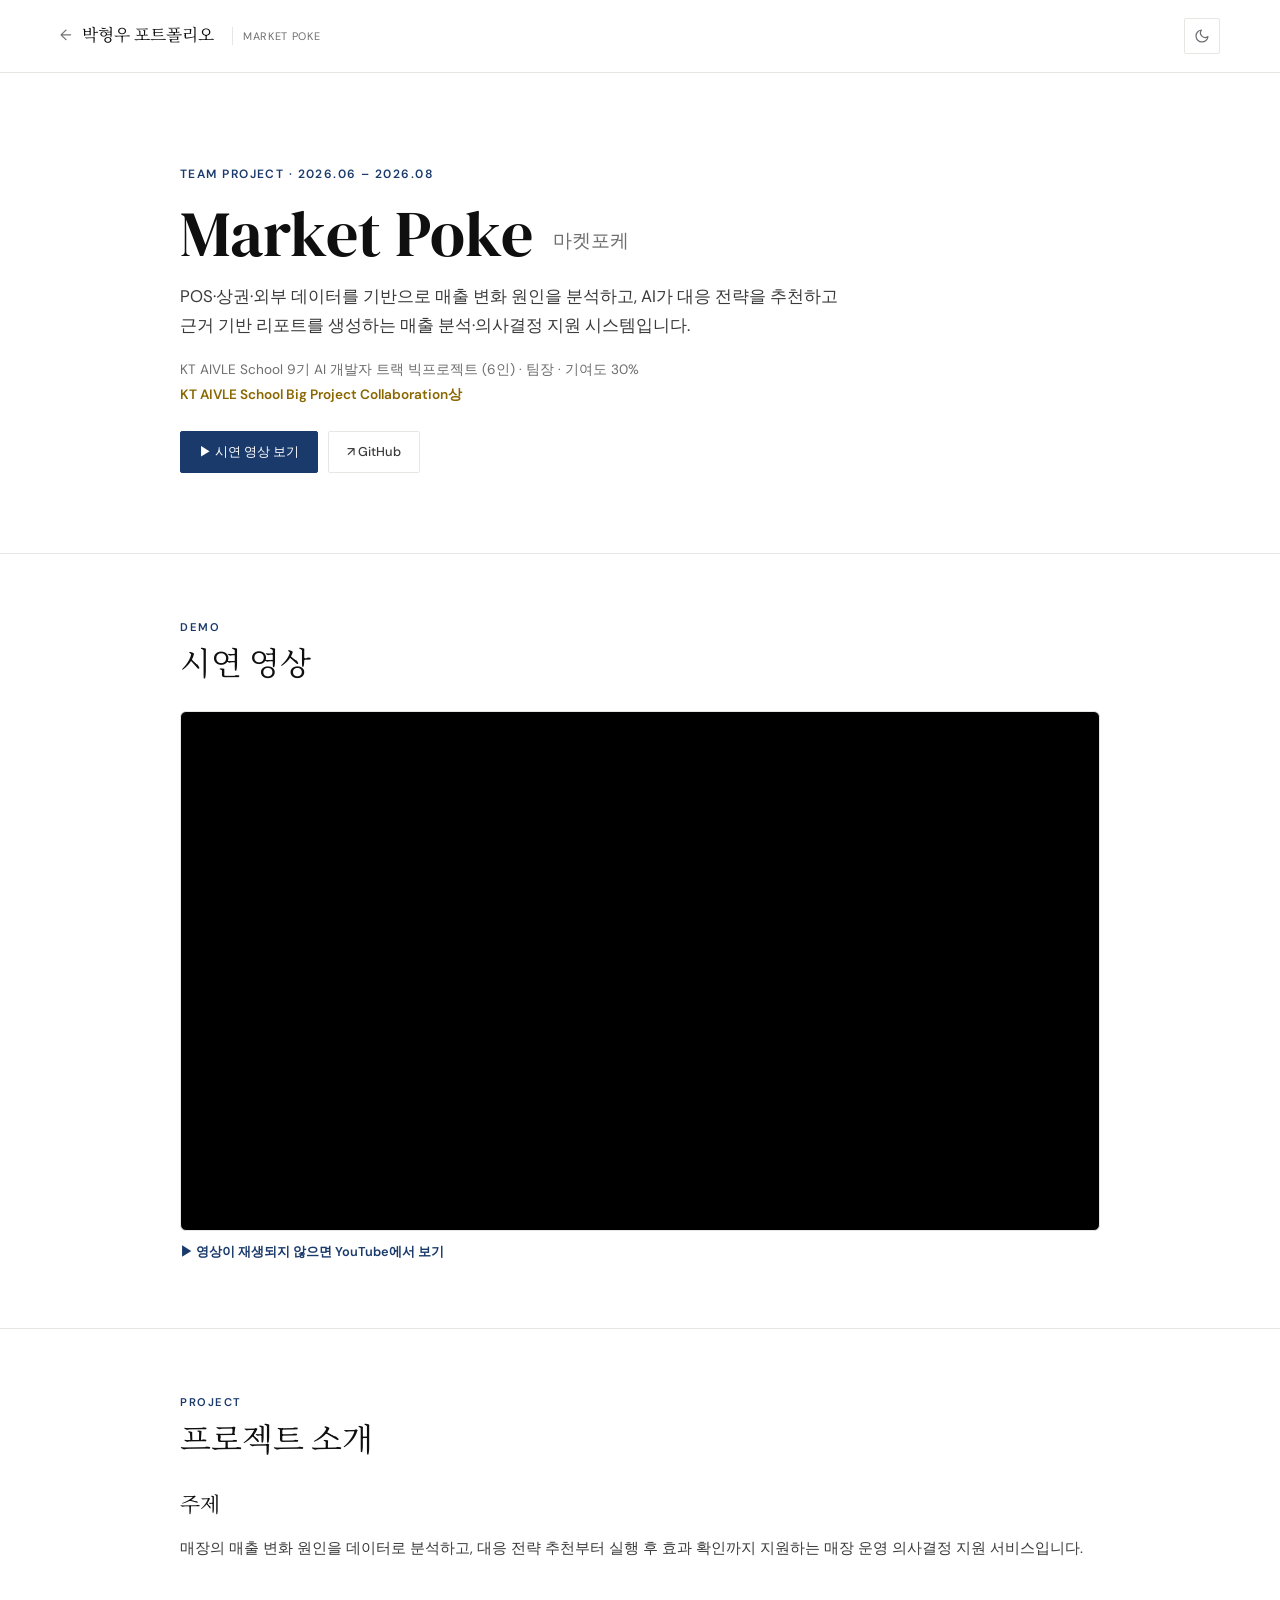
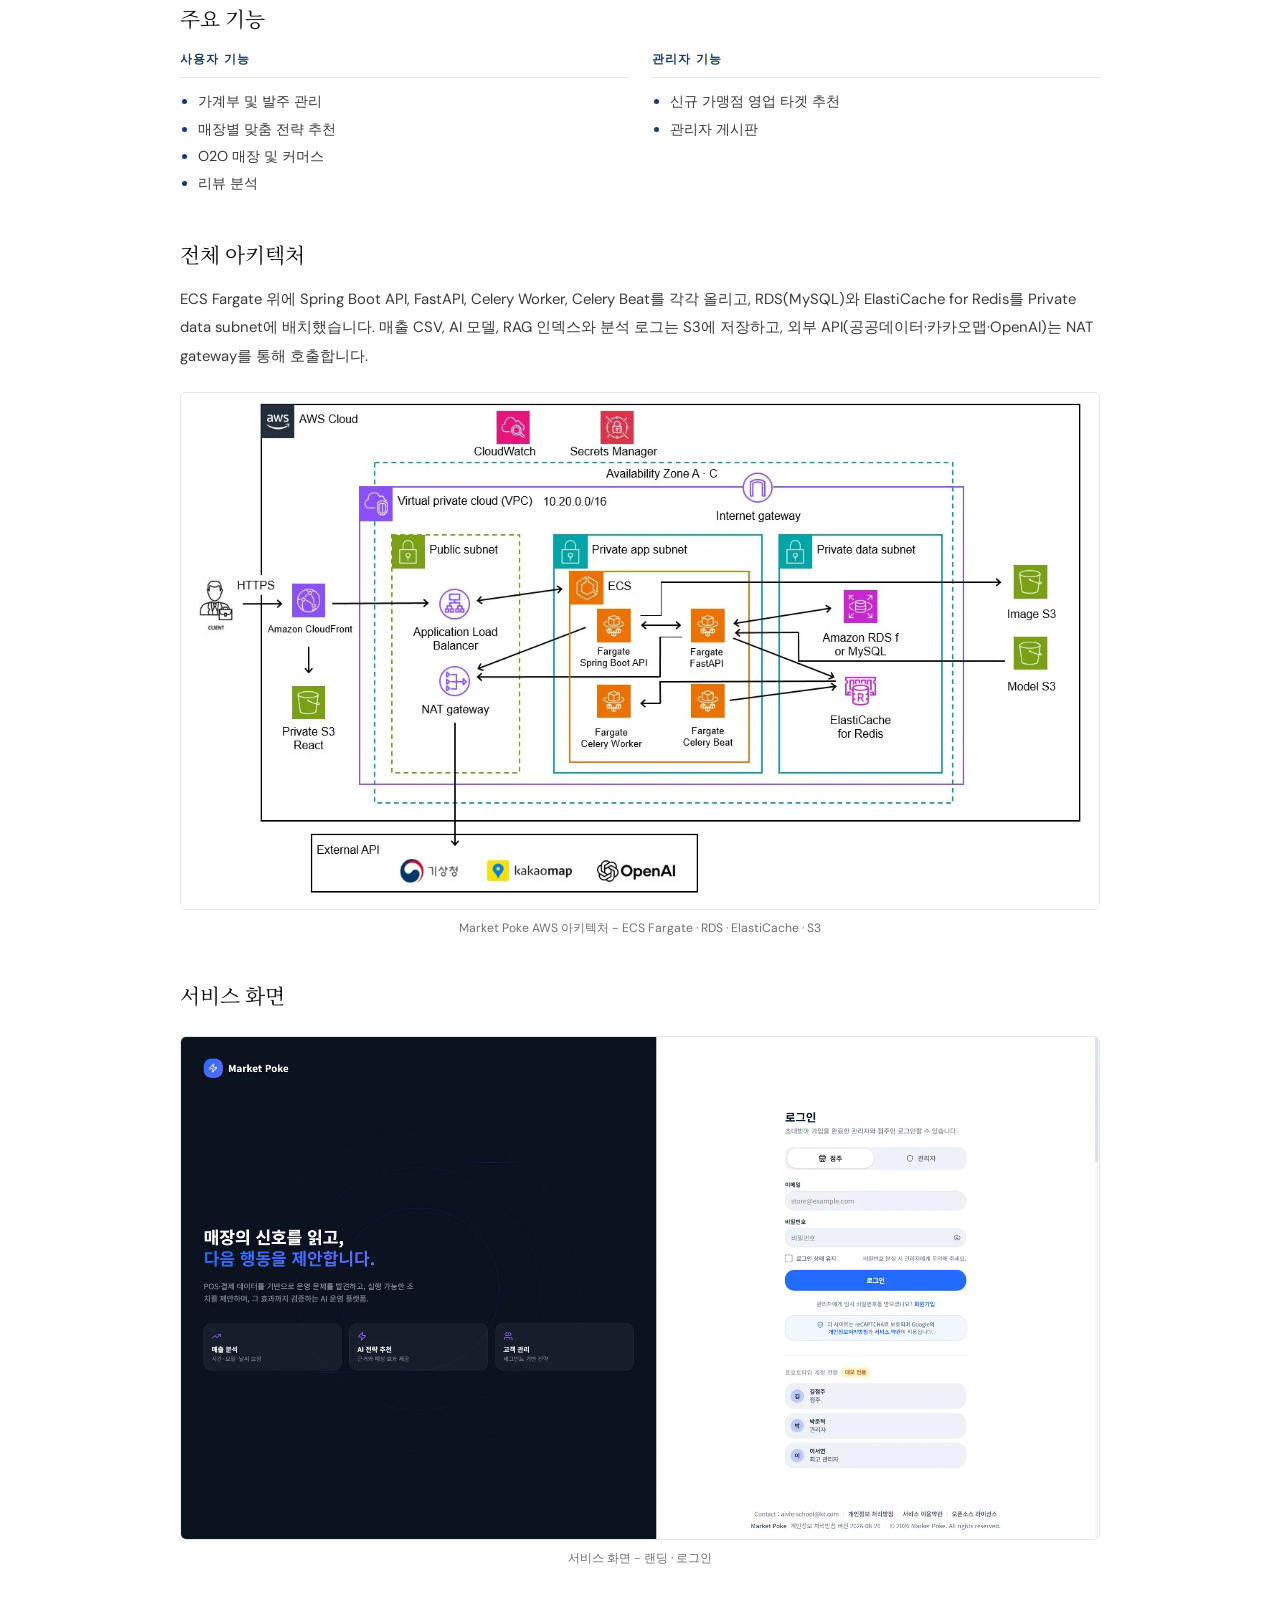
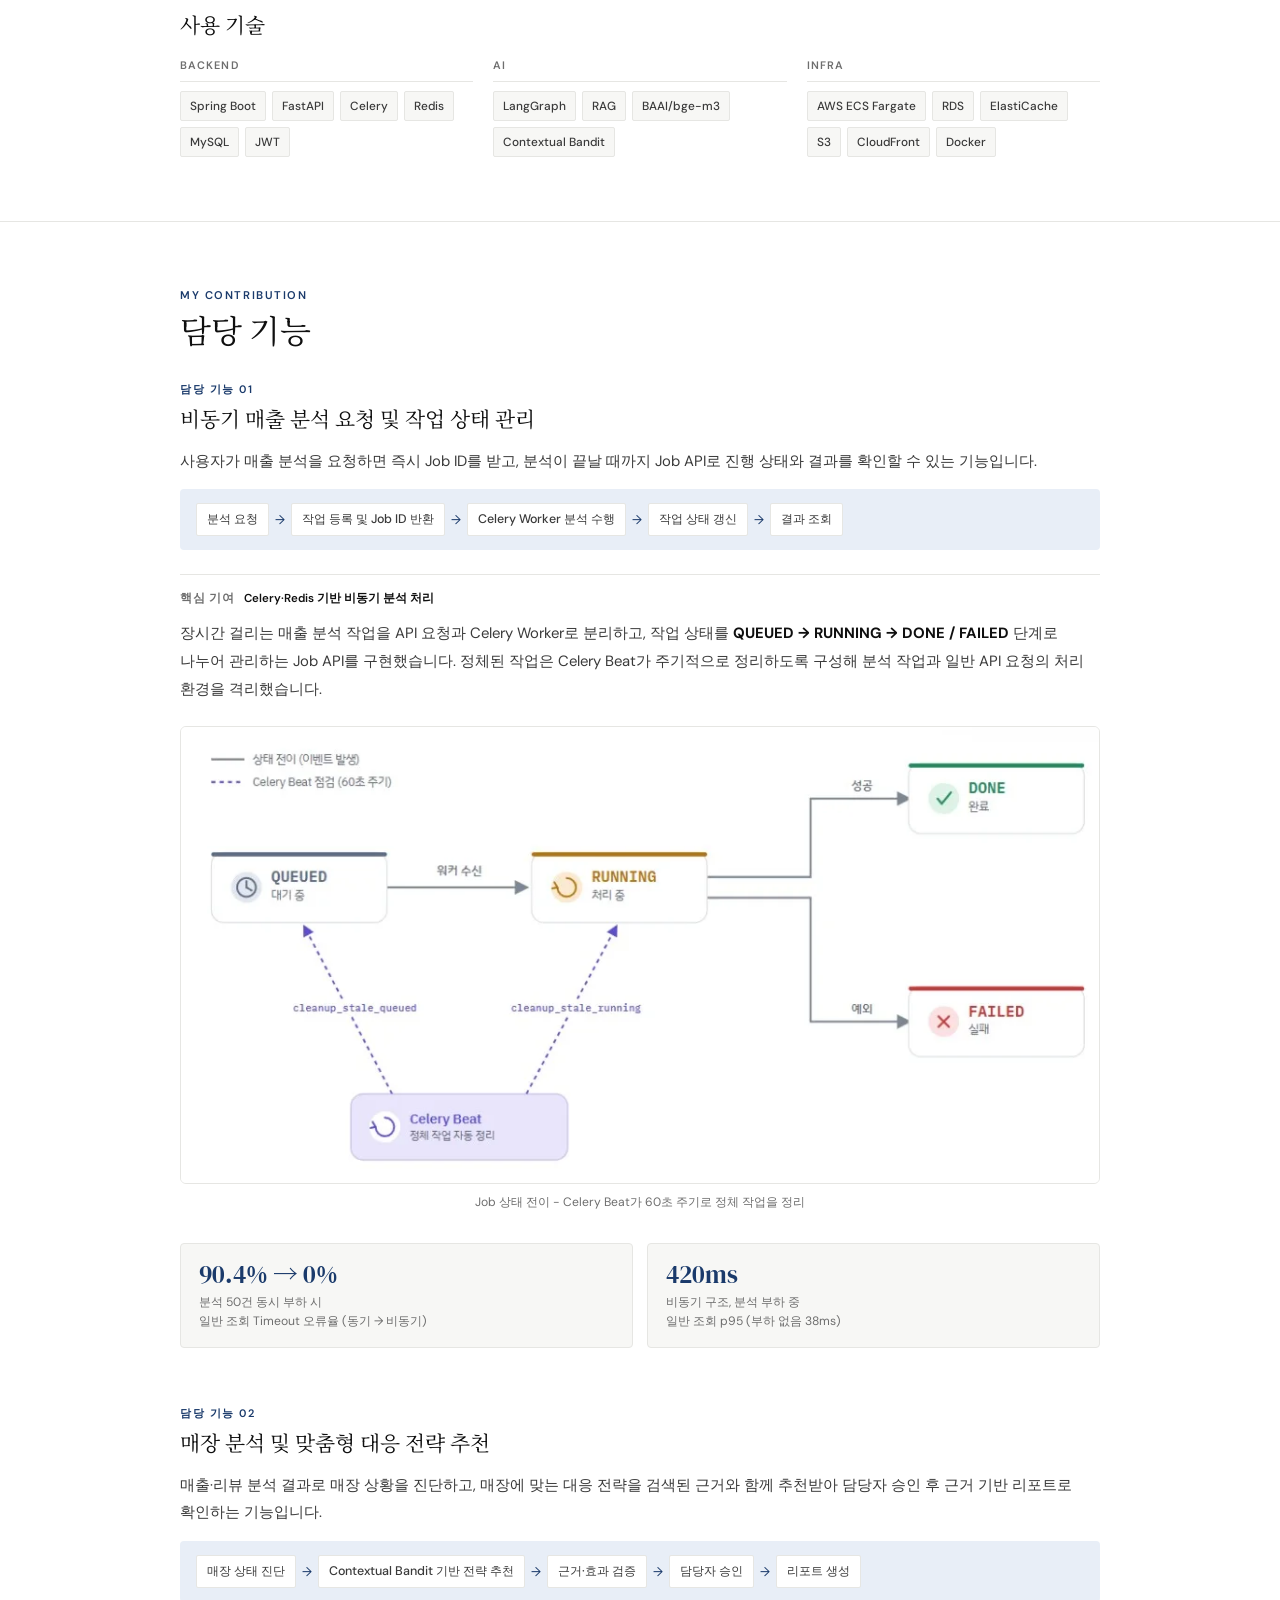
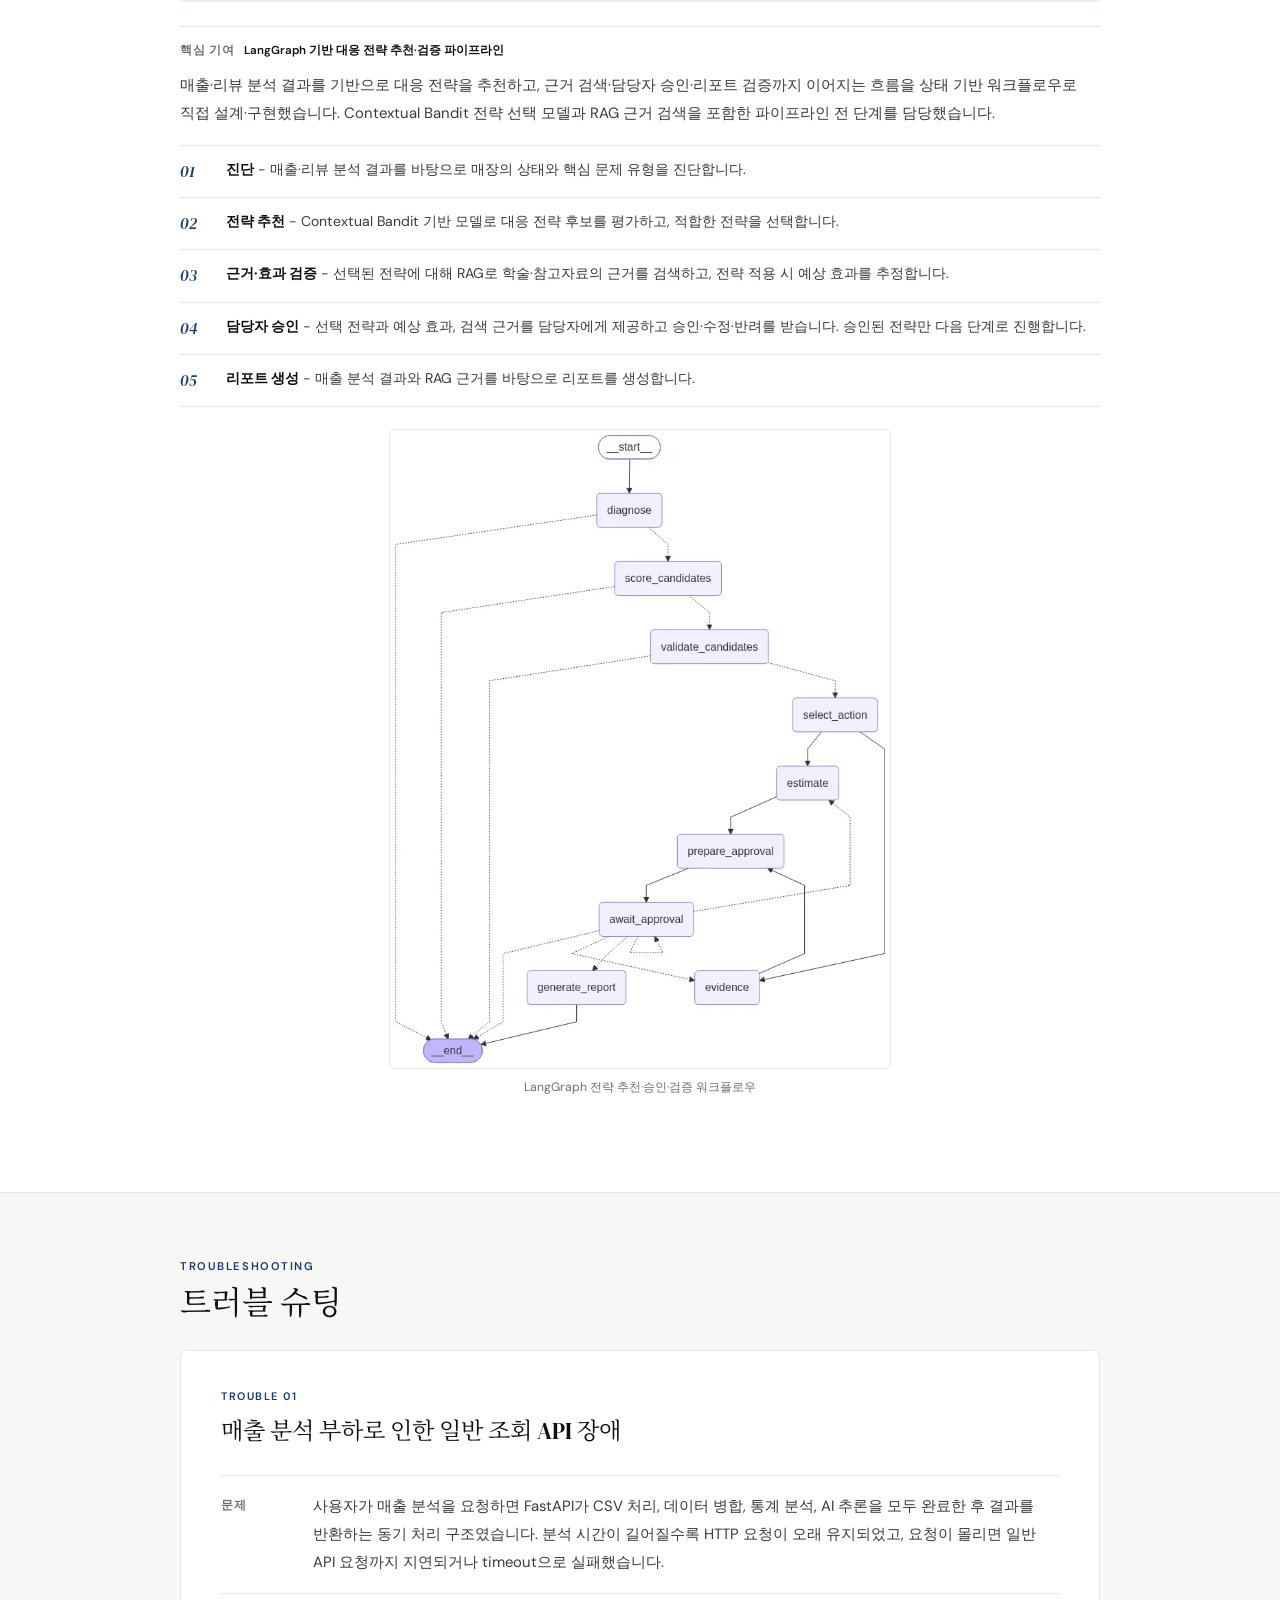
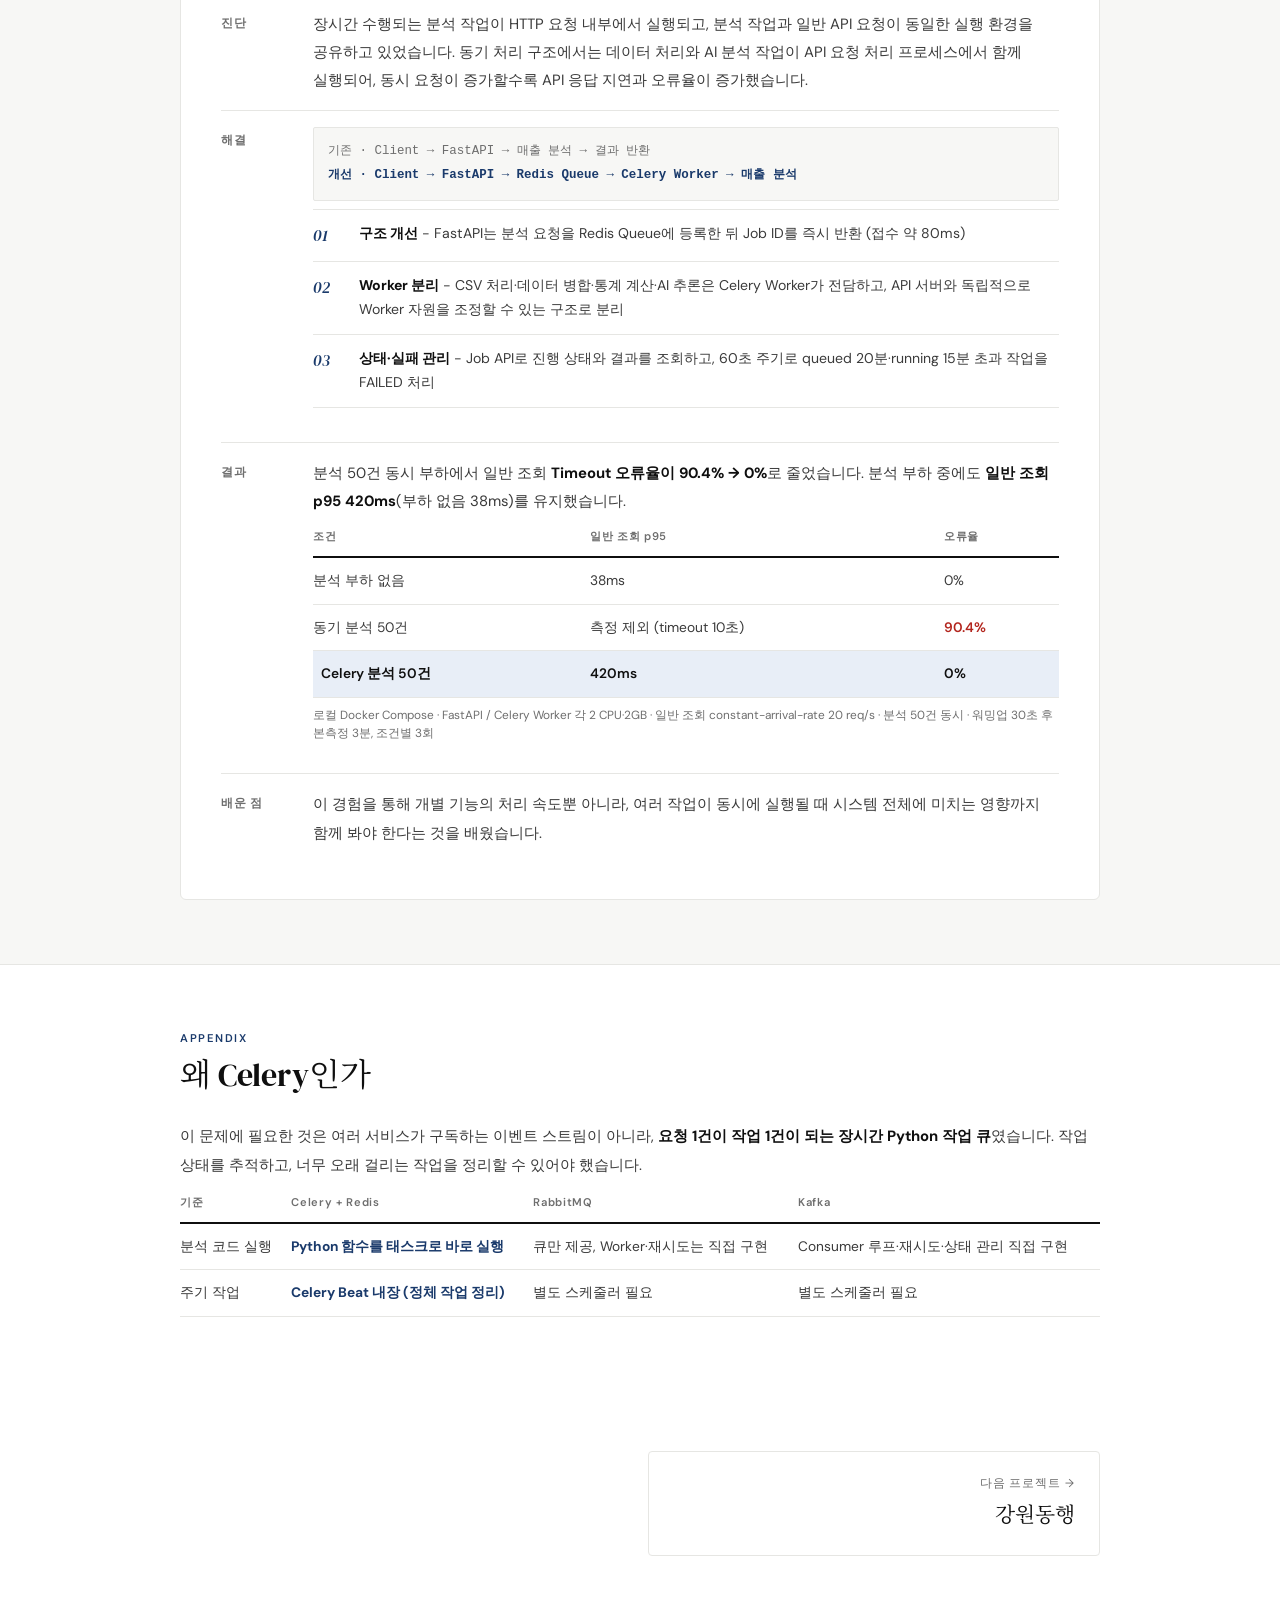
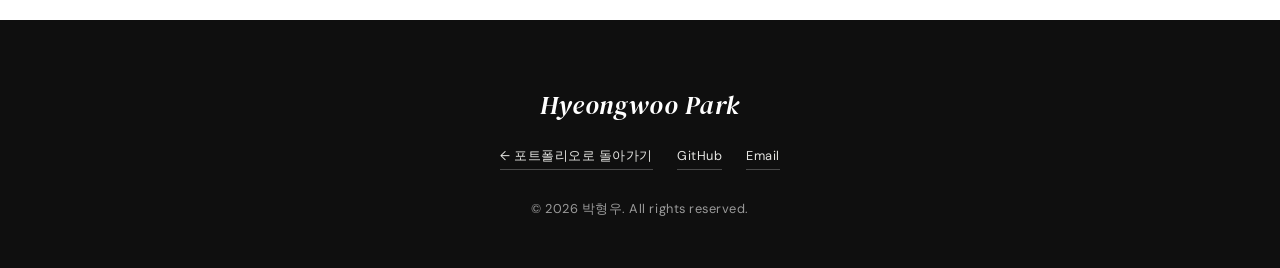
<file: marketpoke.html>
<!DOCTYPE html>
<html lang="ko">
<head>
  <meta charset="UTF-8">
  <meta name="viewport" content="width=device-width, initial-scale=1.0">
  <title>Market Poke | 박형우 포트폴리오</title>
  <meta name="description" content="POS·상권·외부 데이터를 기반으로 매출 변화 원인을 분석하고, AI가 대응 전략을 추천하고 근거 기반 리포트를 생성하는 매출 분석·의사결정 지원 시스템입니다.">
  <meta property="og:type" content="website">
  <meta property="og:title" content="Market Poke | 박형우">
  <meta property="og:description" content="POS·상권·외부 데이터를 기반으로 매출 변화 원인을 분석하고, AI가 대응 전략을 추천하고 근거 기반 리포트를 생성하는 매출 분석·의사결정 지원 시스템입니다.">
  <meta property="og:url" content="https://bakhyoungwoo.github.io/marketpoke.html">
  <meta property="og:image" content="https://bakhyoungwoo.github.io/assets/og/marketpoke.jpg">
  <script>
    document.documentElement.classList.add('js');
    try {
      var t = localStorage.getItem('theme');
      if (t === 'dark' || (!t && matchMedia('(prefers-color-scheme: dark)').matches)) document.documentElement.classList.add('dark');
    } catch (e) {}
  </script>
  <link rel="preconnect" href="https://fonts.googleapis.com">
  <link rel="preconnect" href="https://fonts.gstatic.com" crossorigin>
  <link href="https://fonts.googleapis.com/css2?family=DM+Serif+Display:ital@0;1&family=DM+Sans:opsz,wght@9..40,400;9..40,500;9..40,600&family=Noto+Serif+KR:wght@400;600&display=swap" rel="stylesheet">
  <link rel="stylesheet" href="css/style.css?v=8">
</head>
<body class="detail-page">

<nav>
  <a href="index.html#projects" class="nav-back">
    <span class="nav-back-arrow">←</span>
    <span class="nav-back-text">박형우 포트폴리오</span>
    <span class="nav-back-sub">Market Poke</span>
  </a>
  <button class="icon-btn" id="themeToggle" aria-label="다크 모드 전환">
    <svg class="icon-moon" viewBox="0 0 24 24" fill="none" stroke="currentColor" stroke-width="1.8" stroke-linecap="round" stroke-linejoin="round"><path d="M21 12.8A9 9 0 1 1 11.2 3a7 7 0 0 0 9.8 9.8z"/></svg>
    <svg class="icon-sun" viewBox="0 0 24 24" fill="none" stroke="currentColor" stroke-width="1.8" stroke-linecap="round"><circle cx="12" cy="12" r="4"/><path d="M12 2v2M12 20v2M4.9 4.9l1.4 1.4M17.7 17.7l1.4 1.4M2 12h2M20 12h2M4.9 19.1l1.4-1.4M17.7 6.3l1.4-1.4"/></svg>
  </button>
</nav>

<main>
<header id="hero" class="page-section detail-section d-hero">
  <div class="d-eyebrow">Team Project · 2026.06 – 2026.08</div>
  <h1 class="d-title">Market Poke <small>마켓포케</small></h1>
  <p class="d-sub">POS·상권·외부 데이터를 기반으로 매출 변화 원인을 분석하고, AI가 대응 전략을 추천하고 근거 기반 리포트를 생성하는 매출 분석·의사결정 지원 시스템입니다.</p>
  <p class="d-meta">KT AIVLE School 9기 AI 개발자 트랙 빅프로젝트 (6인) · 팀장 · 기여도 30%<br><strong>KT AIVLE School Big Project Collaboration상</strong></p>
  <div class="d-actions"><a href="#demo" class="primary">▶ 시연 영상 보기</a><a href="https://github.com/AIVLE-07-20-big-project" target="_blank" rel="noopener">↗ GitHub</a></div>
</header>

<section id="demo" class="">
  <div class="page-section detail-section">
    <div class="section-label">Demo</div>
    <h2 class="d-section-title">시연 영상</h2>
    <div class="video-wrap"><iframe src="https://www.youtube.com/embed/tdjR77kljeo" title="Market Poke 시연 영상" allow="accelerometer; autoplay; clipboard-write; encrypted-media; gyroscope; picture-in-picture" allowfullscreen></iframe></div>
    <a class="video-link" href="https://www.youtube.com/watch?v=tdjR77kljeo" target="_blank" rel="noopener">▶ 영상이 재생되지 않으면 YouTube에서 보기</a>
  </div>
</section>

<section id="intro" class="">
  <div class="page-section detail-section">
    <div class="section-label">Project</div>
    <h2 class="d-section-title">프로젝트 소개</h2>
    <h3 class="subhead">주제</h3>
    <p class="body-text">매장의 매출 변화 원인을 데이터로 분석하고, 대응 전략 추천부터 실행 후 효과 확인까지 지원하는 매장 운영 의사결정 지원 서비스입니다.</p>
    <h3 class="subhead">주요 기능</h3>
    <div class="feats"><div class="feat-col"><h4>사용자 기능</h4><ul><li>가계부 및 발주 관리</li><li>매장별 맞춤 전략 추천</li><li>O2O 매장 및 커머스</li><li>리뷰 분석</li></ul></div><div class="feat-col"><h4>관리자 기능</h4><ul><li>신규 가맹점 영업 타겟 추천</li><li>관리자 게시판</li></ul></div></div>
    <h3 class="subhead">전체 아키텍처</h3>
    <p class="body-text">ECS Fargate 위에 Spring Boot API, FastAPI, Celery Worker, Celery Beat를 각각 올리고, RDS(MySQL)와 ElastiCache for Redis를 Private data subnet에 배치했습니다. 매출 CSV, AI 모델, RAG 인덱스와 분석 로그는 S3에 저장하고, 외부 API(공공데이터·카카오맵·OpenAI)는 NAT gateway를 통해 호출합니다.</p>
    <figure class="figure">
      <a href="assets/projects/marketpoke-arch.webp" target="_blank" rel="noopener"><img src="assets/projects/marketpoke-arch.webp" alt="Market Poke AWS 아키텍처 - ECS Fargate · RDS · ElastiCache · S3"></a>
      <figcaption class="figure-caption">Market Poke AWS 아키텍처 - ECS Fargate · RDS · ElastiCache · S3</figcaption>
    </figure>
    <h3 class="subhead">서비스 화면</h3>
    <figure class="figure">
      <a href="assets/projects/marketpoke-screen.webp" target="_blank" rel="noopener"><img src="assets/projects/marketpoke-screen.webp" alt="서비스 화면 - 랜딩 · 로그인"></a>
      <figcaption class="figure-caption">서비스 화면 - 랜딩 · 로그인</figcaption>
    </figure>
    <h3 class="subhead">사용 기술</h3>
    <div class="tech-grid"><div class="tech-group"><h4>Backend</h4><div class="tech-tags"><span class="tech-tag">Spring Boot</span><span class="tech-tag">FastAPI</span><span class="tech-tag">Celery</span><span class="tech-tag">Redis</span><span class="tech-tag">MySQL</span><span class="tech-tag">JWT</span></div></div><div class="tech-group"><h4>AI</h4><div class="tech-tags"><span class="tech-tag">LangGraph</span><span class="tech-tag">RAG</span><span class="tech-tag">BAAI/bge-m3</span><span class="tech-tag">Contextual Bandit</span></div></div><div class="tech-group"><h4>Infra</h4><div class="tech-tags"><span class="tech-tag">AWS ECS Fargate</span><span class="tech-tag">RDS</span><span class="tech-tag">ElastiCache</span><span class="tech-tag">S3</span><span class="tech-tag">CloudFront</span><span class="tech-tag">Docker</span></div></div></div>
  </div>
</section>

<section id="contribution" class="">
  <div class="page-section detail-section">
    <div class="section-label">My Contribution</div>
    <h2 class="d-section-title">담당 기능</h2>
    <div class="role-head">
      <div class="role-num">담당 기능 01</div>
      <h3 class="subhead">비동기 매출 분석 요청 및 작업 상태 관리</h3>
      <p class="role-desc">사용자가 매출 분석을 요청하면 즉시 Job ID를 받고, 분석이 끝날 때까지 Job API로 진행 상태와 결과를 확인할 수 있는 기능입니다.</p>
      <div class="svc-flow"><span>분석 요청</span><b class="arr">→</b><span>작업 등록 및 Job ID 반환</span><b class="arr">→</b><span>Celery Worker 분석 수행</span><b class="arr">→</b><span>작업 상태 갱신</span><b class="arr">→</b><span>결과 조회</span></div>
    </div>
    <div class="contrib-label">핵심 기여<span>Celery·Redis 기반 비동기 분석 처리</span></div>
    <p class="body-text">장시간 걸리는 매출 분석 작업을 API 요청과 Celery Worker로 분리하고, 작업 상태를 <strong>QUEUED → RUNNING → DONE / FAILED</strong> 단계로 나누어 관리하는 Job API를 구현했습니다. 정체된 작업은 Celery Beat가 주기적으로 정리하도록 구성해 분석 작업과 일반 API 요청의 처리 환경을 격리했습니다.</p>
    <figure class="figure">
      <a href="assets/projects/marketpoke-job.webp" target="_blank" rel="noopener"><img src="assets/projects/marketpoke-job.webp" alt="Job 상태 전이 - Celery Beat가 60초 주기로 정체 작업을 정리"></a>
      <figcaption class="figure-caption">Job 상태 전이 - Celery Beat가 60초 주기로 정체 작업을 정리</figcaption>
    </figure>
    <div class="stat-row"><div class="stat-box"><div class="stat-num">90.4% → 0%</div><div class="stat-label">분석 50건 동시 부하 시<br>일반 조회 Timeout 오류율 (동기 → 비동기)</div></div><div class="stat-box"><div class="stat-num">420ms</div><div class="stat-label">비동기 구조, 분석 부하 중<br>일반 조회 p95 (부하 없음 38ms)</div></div></div>
    <div class="role-head">
      <div class="role-num">담당 기능 02</div>
      <h3 class="subhead">매장 분석 및 맞춤형 대응 전략 추천</h3>
      <p class="role-desc">매출·리뷰 분석 결과로 매장 상황을 진단하고, 매장에 맞는 대응 전략을 검색된 근거와 함께 추천받아 담당자 승인 후 근거 기반 리포트로 확인하는 기능입니다.</p>
      <div class="svc-flow"><span>매장 상태 진단</span><b class="arr">→</b><span>Contextual Bandit 기반 전략 추천</span><b class="arr">→</b><span>근거·효과 검증</span><b class="arr">→</b><span>담당자 승인</span><b class="arr">→</b><span>리포트 생성</span></div>
    </div>
    <div class="contrib-label">핵심 기여<span>LangGraph 기반 대응 전략 추천·검증 파이프라인</span></div>
    <p class="body-text">매출·리뷰 분석 결과를 기반으로 대응 전략을 추천하고, 근거 검색·담당자 승인·리포트 검증까지 이어지는 흐름을 상태 기반 워크플로우로 직접 설계·구현했습니다. Contextual Bandit 전략 선택 모델과 RAG 근거 검색을 포함한 파이프라인 전 단계를 담당했습니다.</p>
    <div class="flow-steps"><div class="flow-step"><div class="flow-num">01</div><div class="flow-text"><strong>진단</strong> - 매출·리뷰 분석 결과를 바탕으로 매장의 상태와 핵심 문제 유형을 진단합니다.</div></div><div class="flow-step"><div class="flow-num">02</div><div class="flow-text"><strong>전략 추천</strong> - Contextual Bandit 기반 모델로 대응 전략 후보를 평가하고, 적합한 전략을 선택합니다.</div></div><div class="flow-step"><div class="flow-num">03</div><div class="flow-text"><strong>근거·효과 검증</strong> - 선택된 전략에 대해 RAG로 학술·참고자료의 근거를 검색하고, 전략 적용 시 예상 효과를 추정합니다.</div></div><div class="flow-step"><div class="flow-num">04</div><div class="flow-text"><strong>담당자 승인</strong> - 선택 전략과 예상 효과, 검색 근거를 담당자에게 제공하고 승인·수정·반려를 받습니다. 승인된 전략만 다음 단계로 진행합니다.</div></div><div class="flow-step"><div class="flow-num">05</div><div class="flow-text"><strong>리포트 생성</strong> - 매출 분석 결과와 RAG 근거를 바탕으로 리포트를 생성합니다.</div></div></div>
    <figure class="figure">
      <a href="assets/projects/marketpoke-langgraph.webp" target="_blank" rel="noopener"><img src="assets/projects/marketpoke-langgraph.webp" alt="LangGraph 전략 추천·승인·검증 워크플로우"></a>
      <figcaption class="figure-caption">LangGraph 전략 추천·승인·검증 워크플로우</figcaption>
    </figure>
  </div>
</section>

<section id="trouble" class="band-wrap ">
  <div class="page-section detail-section">
    <div class="section-label">Troubleshooting</div>
    <h2 class="d-section-title">트러블 슈팅</h2>
    <article class="trouble-card">
    <div class="trouble-num">Trouble 01</div>
    <h3 class="subhead">매출 분석 부하로 인한 일반 조회 API 장애</h3>
    <div class="ts-block"><div class="ts-tag">문제</div><p class="body-text">사용자가 매출 분석을 요청하면 FastAPI가 CSV 처리, 데이터 병합, 통계 분석, AI 추론을 모두 완료한 후 결과를 반환하는 동기 처리 구조였습니다. 분석 시간이 길어질수록 HTTP 요청이 오래 유지되었고, 요청이 몰리면 일반 API 요청까지 지연되거나 timeout으로 실패했습니다.</p></div>
    <div class="ts-block"><div class="ts-tag">진단</div><p class="body-text">장시간 수행되는 분석 작업이 HTTP 요청 내부에서 실행되고, 분석 작업과 일반 API 요청이 동일한 실행 환경을 공유하고 있었습니다. 동기 처리 구조에서는 데이터 처리와 AI 분석 작업이 API 요청 처리 프로세스에서 함께 실행되어, 동시 요청이 증가할수록 API 응답 지연과 오류율이 증가했습니다.</p></div>
    <div class="ts-block"><div class="ts-tag">해결</div><div>
      <div class="flow"><span class="old">기존 · Client → FastAPI → 매출 분석 → 결과 반환</span><br><span class="new">개선 · Client → FastAPI → Redis Queue → Celery Worker → 매출 분석</span></div>
    <div class="flow-steps"><div class="flow-step"><div class="flow-num">01</div><div class="flow-text"><strong>구조 개선</strong> - FastAPI는 분석 요청을 Redis Queue에 등록한 뒤 Job ID를 즉시 반환 (접수 약 80ms)</div></div><div class="flow-step"><div class="flow-num">02</div><div class="flow-text"><strong>Worker 분리</strong> - CSV 처리·데이터 병합·통계 계산·AI 추론은 Celery Worker가 전담하고, API 서버와 독립적으로 Worker 자원을 조정할 수 있는 구조로 분리</div></div><div class="flow-step"><div class="flow-num">03</div><div class="flow-text"><strong>상태·실패 관리</strong> - Job API로 진행 상태와 결과를 조회하고, 60초 주기로 queued 20분·running 15분 초과 작업을 FAILED 처리</div></div></div>
    </div></div>
    <div class="ts-block"><div class="ts-tag">결과</div><div>
    <p class="body-text" style="margin-bottom:12px">분석 50건 동시 부하에서 일반 조회 <strong>Timeout 오류율이 90.4% → 0%</strong>로 줄었습니다. 분석 부하 중에도 <strong>일반 조회 p95 420ms</strong>(부하 없음 38ms)를 유지했습니다.</p><div class="table-wrap"><table class="result-table"><thead><tr><th>조건</th><th>일반 조회 p95</th><th>오류율</th></tr></thead><tbody><tr><td>분석 부하 없음</td><td>38ms</td><td>0%</td></tr><tr><td>동기 분석 50건</td><td>측정 제외 (timeout 10초)</td><td class="bad">90.4%</td></tr><tr class="hl"><td>Celery 분석 50건</td><td>420ms</td><td class="good">0%</td></tr></tbody></table></div><p class="table-note">로컬 Docker Compose · FastAPI / Celery Worker 각 2 CPU·2GB · 일반 조회 constant-arrival-rate 20 req/s · 분석 50건 동시 · 워밍업 30초 후 본측정 3분, 조건별 3회</p>
    </div></div>
    <div class="ts-block"><div class="ts-tag">배운 점</div><p class="body-text">이 경험을 통해 개별 기능의 처리 속도뿐 아니라, 여러 작업이 동시에 실행될 때 시스템 전체에 미치는 영향까지 함께 봐야 한다는 것을 배웠습니다.</p></div>
    </article>
  </div>
</section>

<section id="appendix" class="">
  <div class="page-section detail-section">
    <div class="section-label">Appendix</div>
    <h2 class="d-section-title">왜 Celery인가</h2>
    <p class="body-text">이 문제에 필요한 것은 여러 서비스가 구독하는 이벤트 스트림이 아니라, <strong>요청 1건이 작업 1건이 되는 장시간 Python 작업 큐</strong>였습니다. 작업 상태를 추적하고, 너무 오래 걸리는 작업을 정리할 수 있어야 했습니다.</p>
    <div class="table-wrap"><table class="result-table"><thead><tr><th>기준</th><th>Celery + Redis</th><th>RabbitMQ</th><th>Kafka</th></tr></thead><tbody>
      <tr><td>분석 코드 실행</td><td class="good">Python 함수를 태스크로 바로 실행</td><td>큐만 제공, Worker·재시도는 직접 구현</td><td>Consumer 루프·재시도·상태 관리 직접 구현</td></tr>
      <tr><td>주기 작업</td><td class="good">Celery Beat 내장 (정체 작업 정리)</td><td>별도 스케줄러 필요</td><td>별도 스케줄러 필요</td></tr>
    </tbody></table></div>
  </div>
</section>

<div class="page-section detail-section"><div class="pager" role="navigation" aria-label="프로젝트 이동"><span></span><a class="next" href="gangwon.html"><small>다음 프로젝트 →</small>강원동행</a></div></div>
</main>

<footer>
  <div class="footer-name">Hyeongwoo Park</div>
  <div class="footer-links">
    <a href="index.html#projects">← 포트폴리오로 돌아가기</a>
    <a href="https://github.com/Bakhyoungwoo" target="_blank" rel="noopener">GitHub</a>
    <a href="mailto:toplionby421@gmail.com">Email</a>
  </div>
  <p>© 2026 박형우. All rights reserved.</p>
</footer>

<script src="js/main.js?v=7"></script>
</body>
</html>
</file>
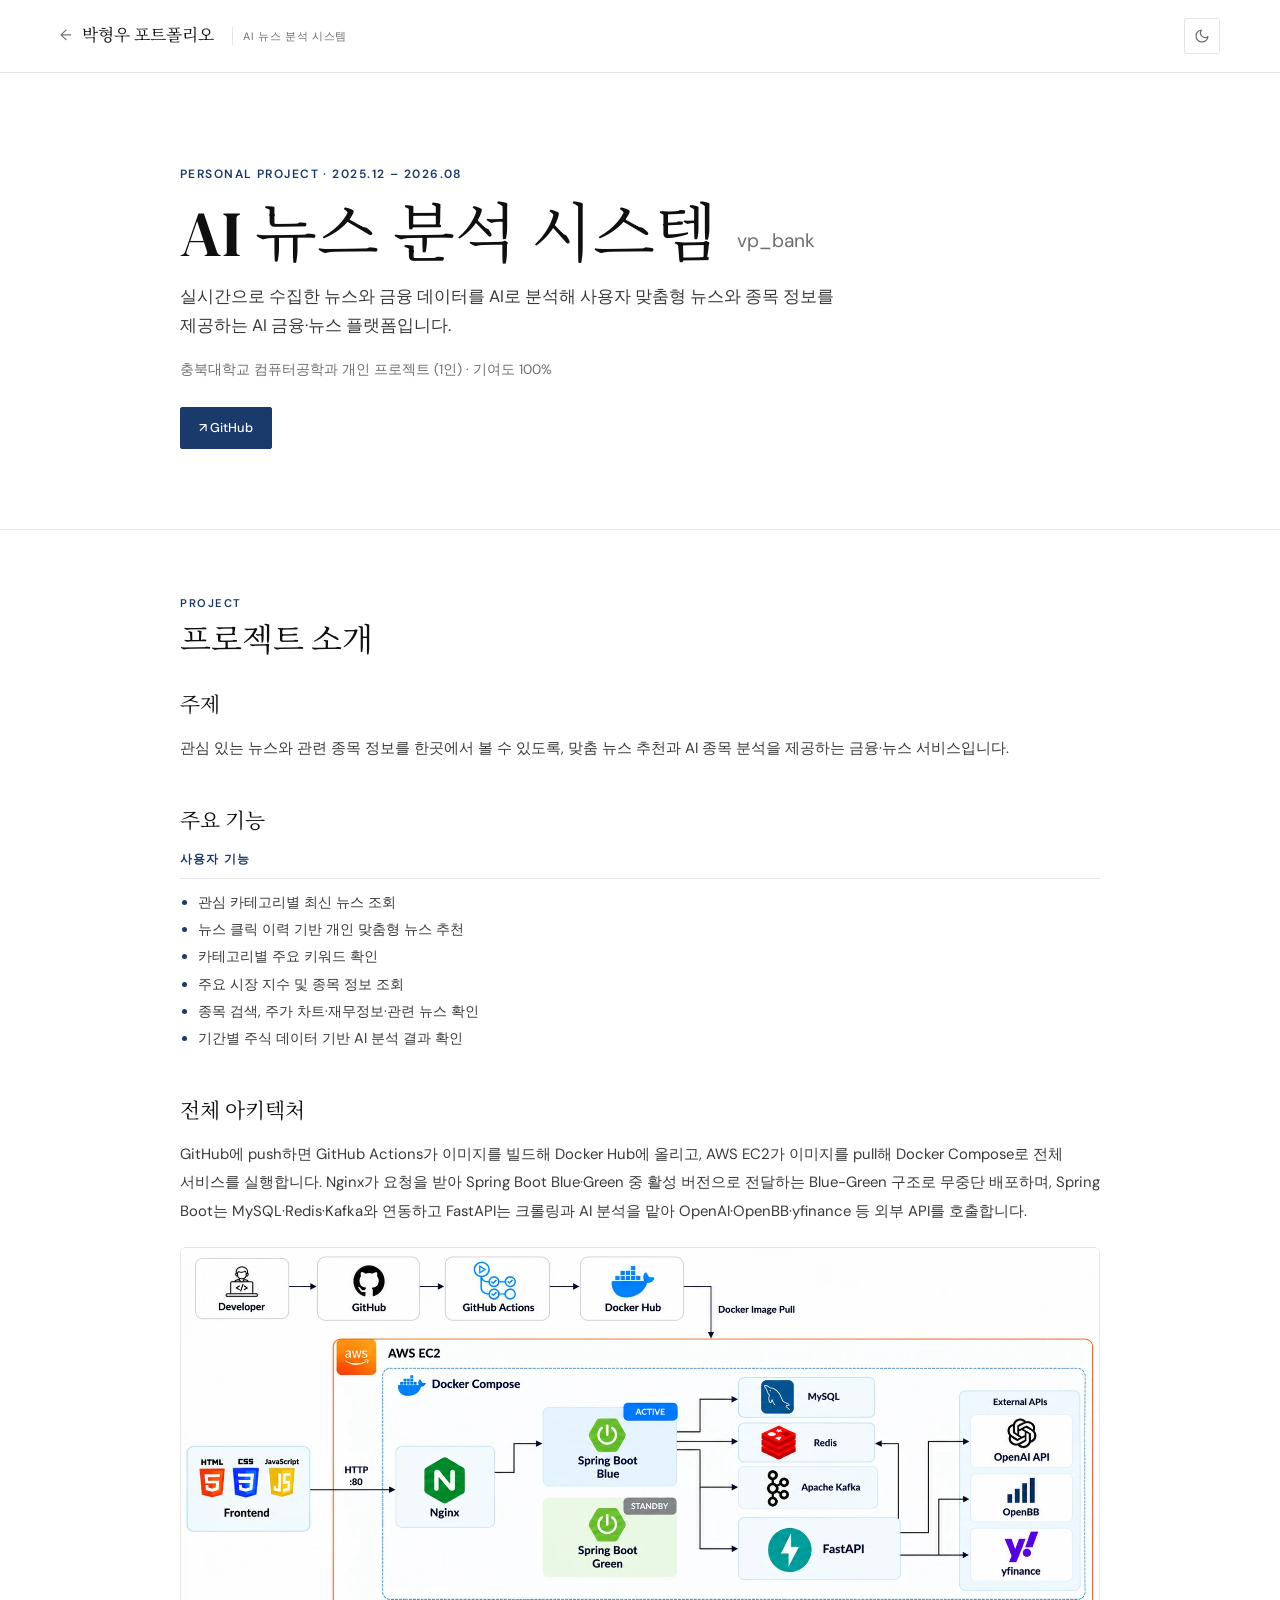
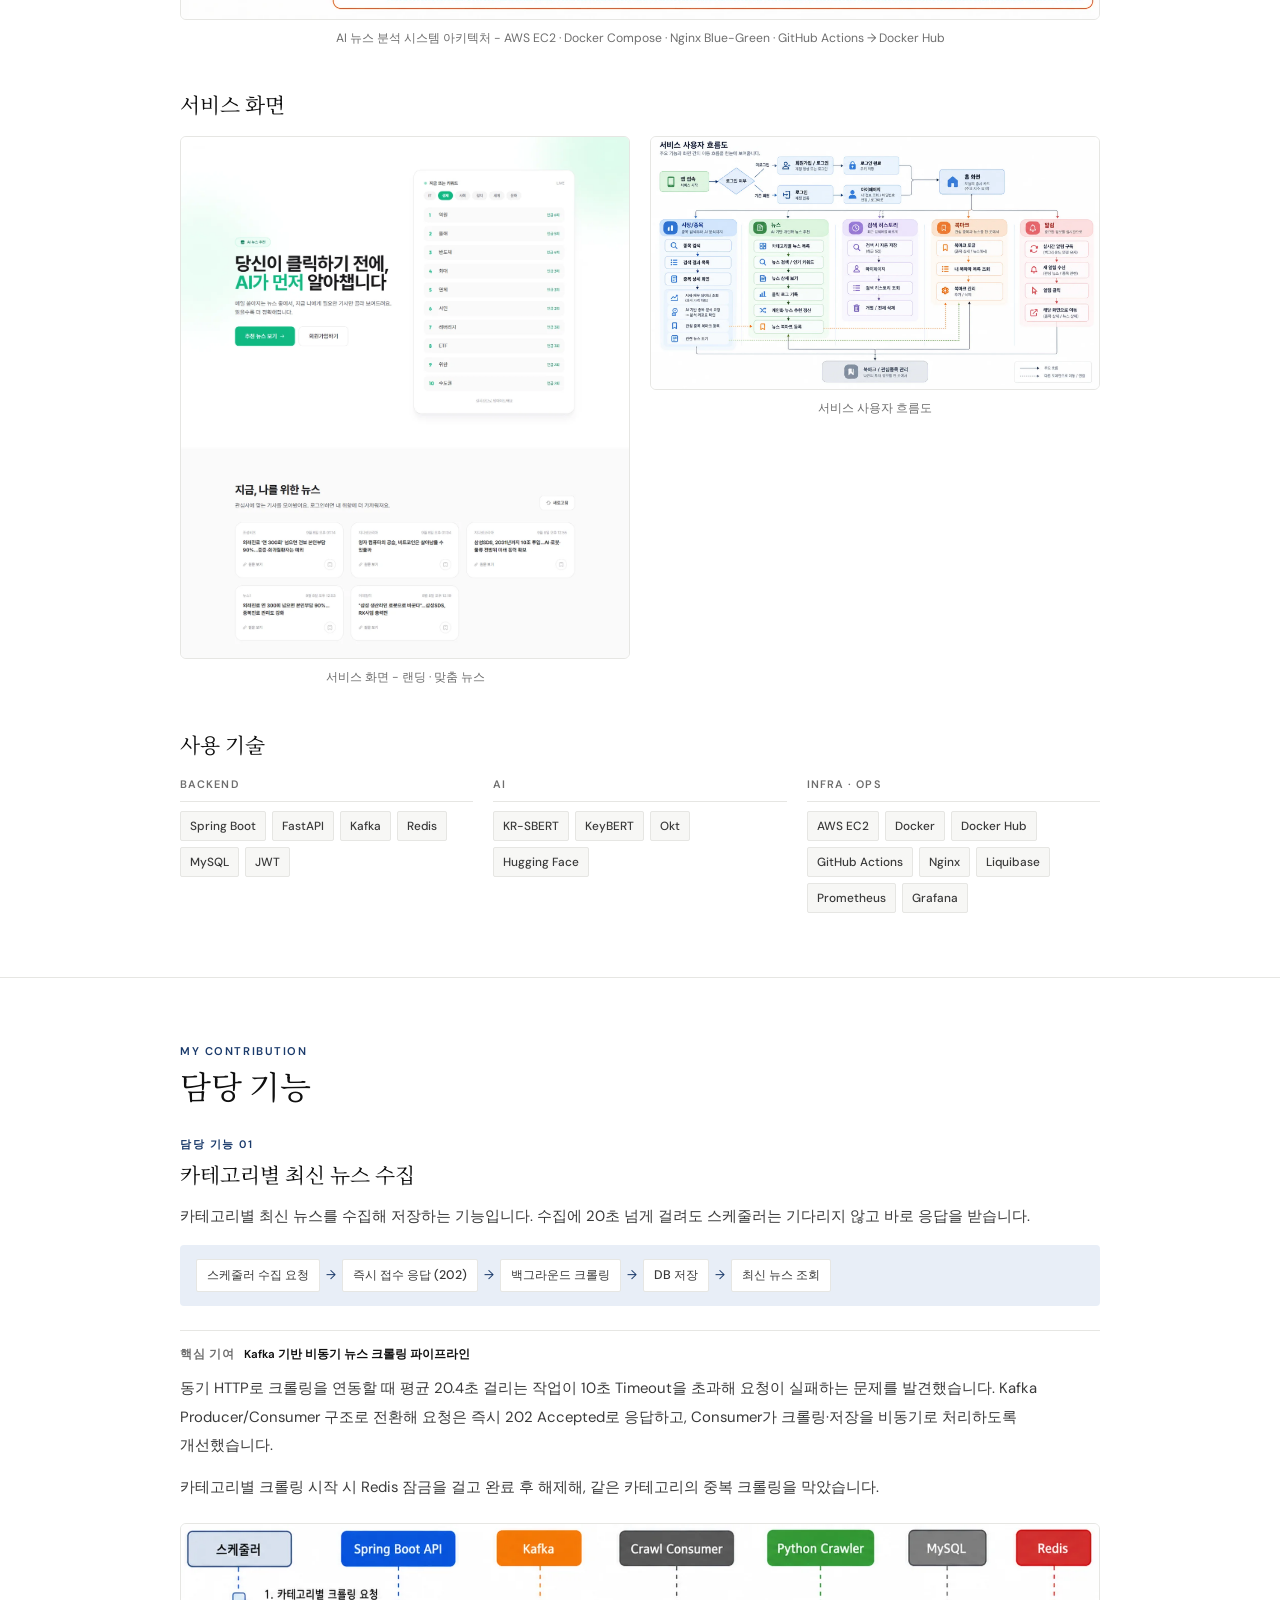
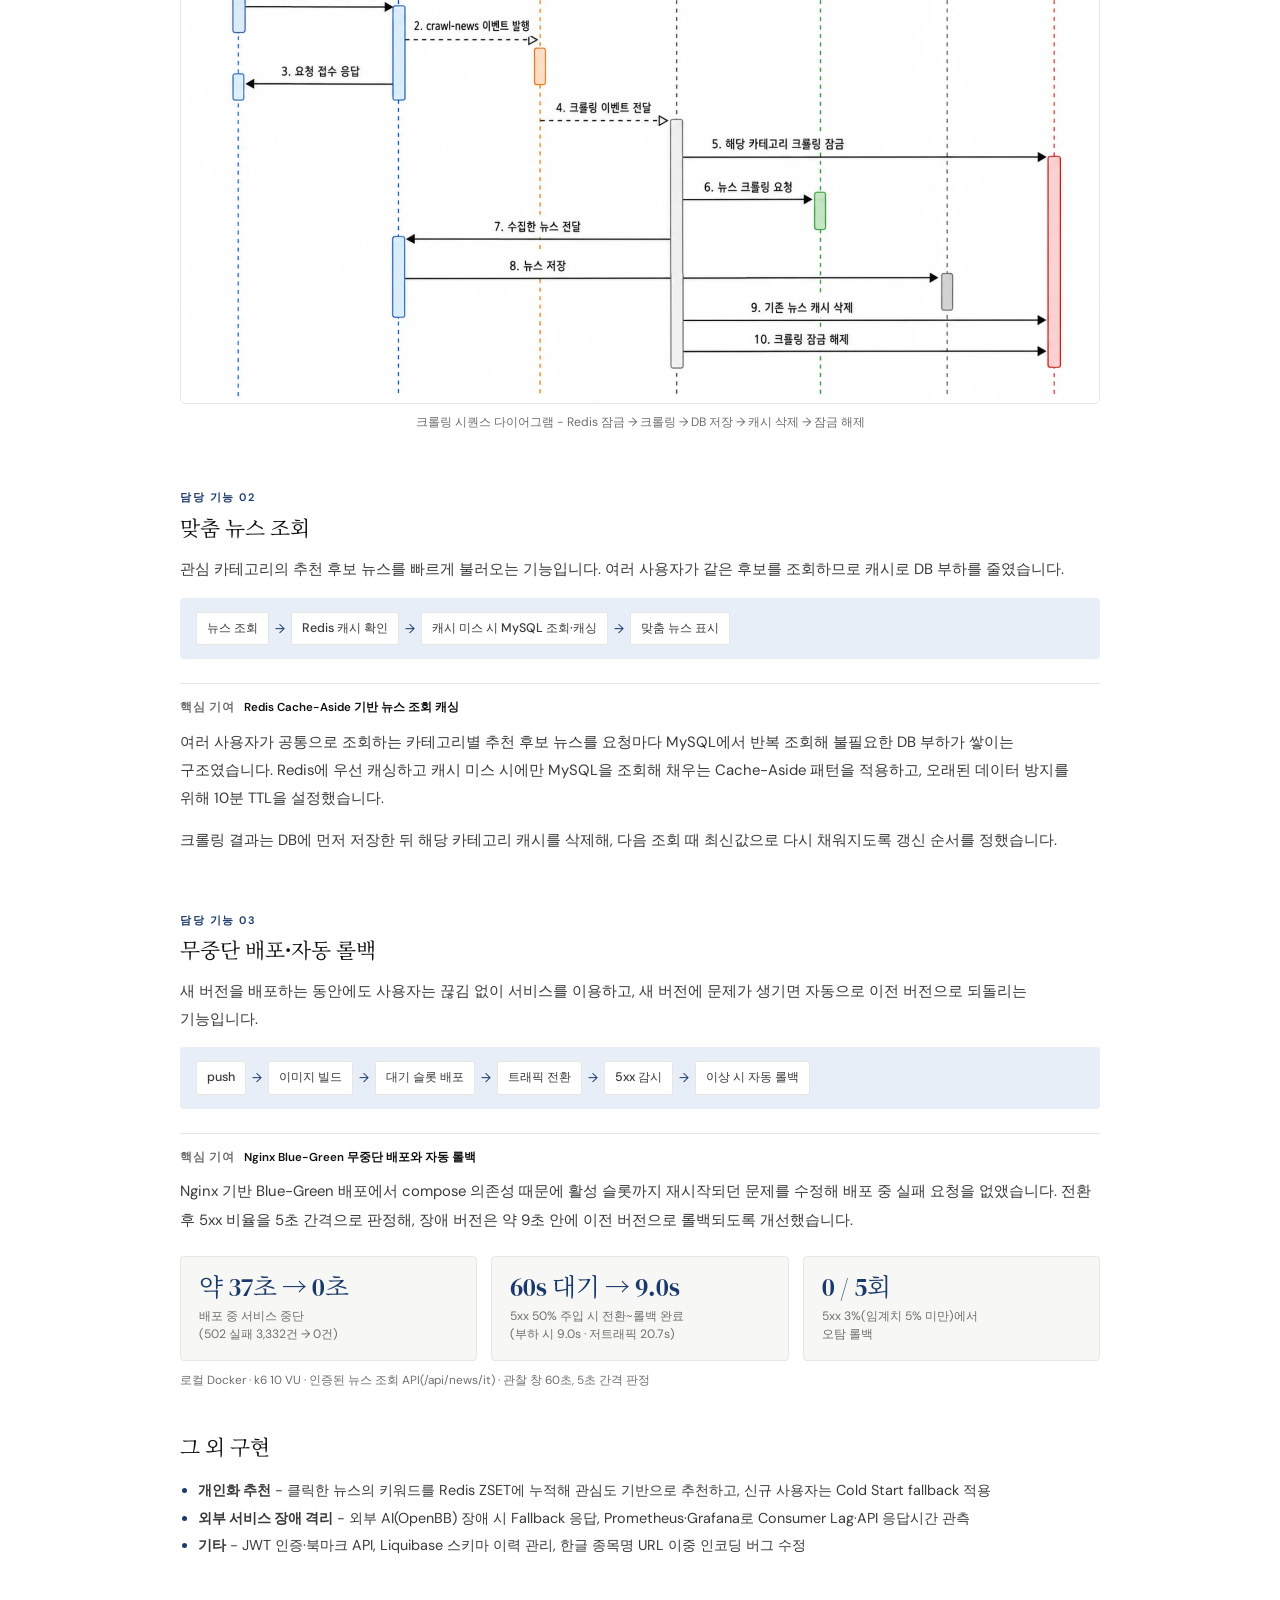
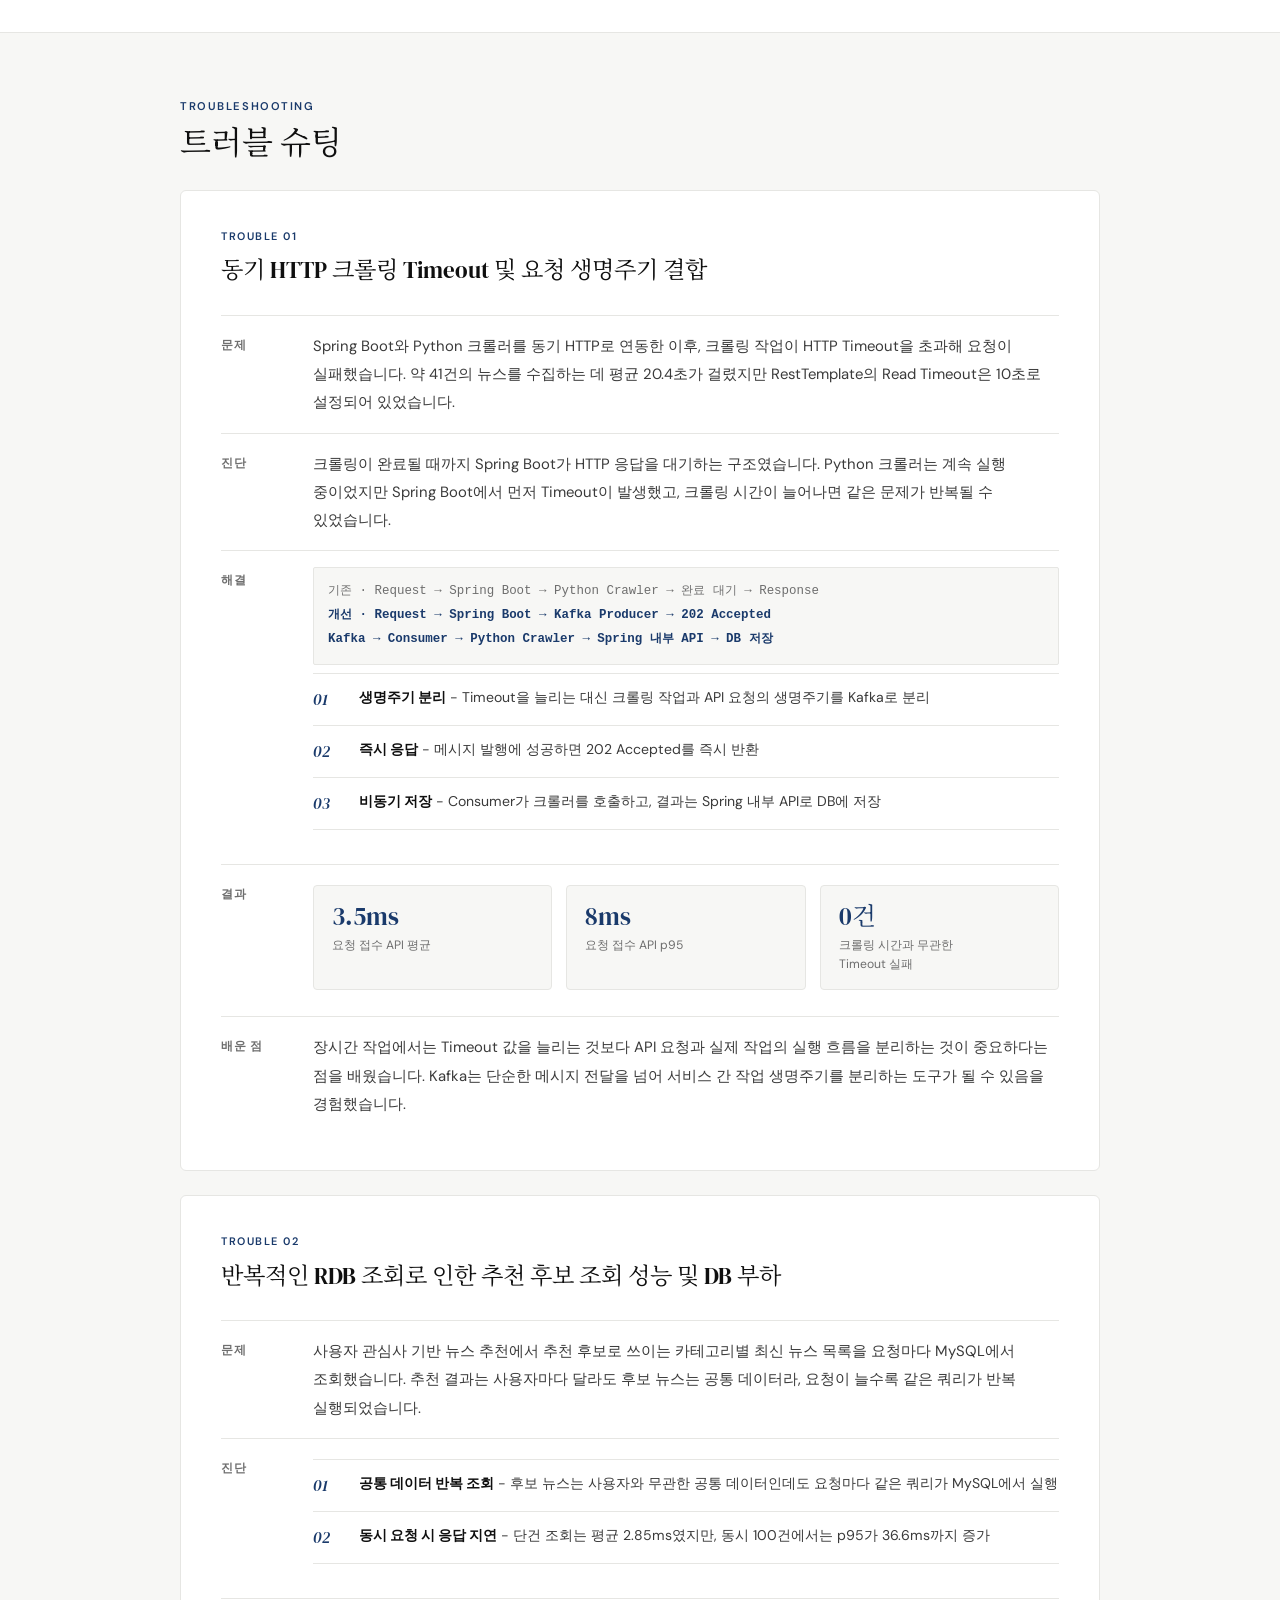
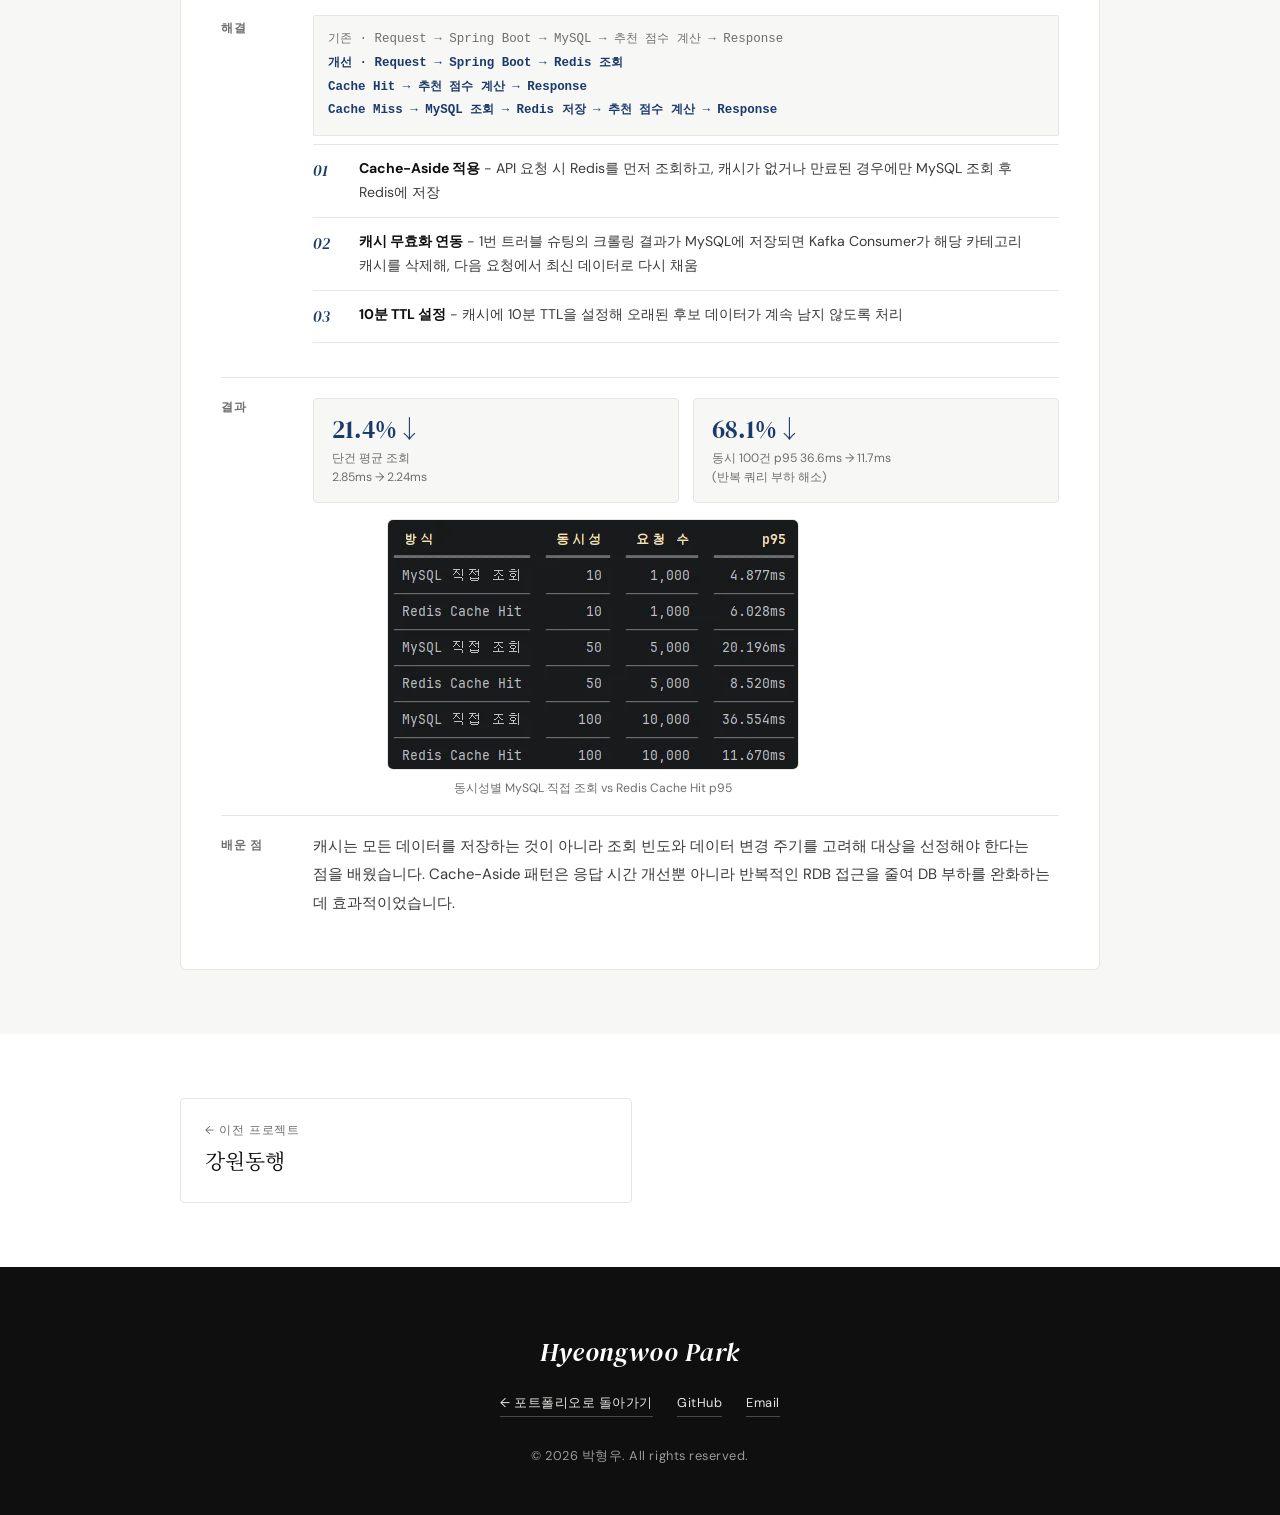
<file: news.html>
<!DOCTYPE html>
<html lang="ko">
<head>
  <meta charset="UTF-8">
  <meta name="viewport" content="width=device-width, initial-scale=1.0">
  <title>AI 뉴스 분석 시스템 | 박형우 포트폴리오</title>
  <meta name="description" content="실시간으로 수집한 뉴스와 금융 데이터를 AI로 분석해 사용자 맞춤형 뉴스와 종목 정보를 제공하는 AI 금융·뉴스 플랫폼입니다.">
  <meta property="og:type" content="website">
  <meta property="og:title" content="AI 뉴스 분석 시스템 | 박형우">
  <meta property="og:description" content="실시간으로 수집한 뉴스와 금융 데이터를 AI로 분석해 사용자 맞춤형 뉴스와 종목 정보를 제공하는 AI 금융·뉴스 플랫폼입니다.">
  <meta property="og:url" content="https://bakhyoungwoo.github.io/news.html">
  <meta property="og:image" content="https://bakhyoungwoo.github.io/assets/og/news.jpg">
  <script>
    document.documentElement.classList.add('js');
    try {
      var t = localStorage.getItem('theme');
      if (t === 'dark' || (!t && matchMedia('(prefers-color-scheme: dark)').matches)) document.documentElement.classList.add('dark');
    } catch (e) {}
  </script>
  <link rel="preconnect" href="https://fonts.googleapis.com">
  <link rel="preconnect" href="https://fonts.gstatic.com" crossorigin>
  <link href="https://fonts.googleapis.com/css2?family=DM+Serif+Display:ital@0;1&family=DM+Sans:opsz,wght@9..40,400;9..40,500;9..40,600&family=Noto+Serif+KR:wght@400;600&display=swap" rel="stylesheet">
  <link rel="stylesheet" href="css/style.css?v=8">
</head>
<body class="detail-page">

<nav>
  <a href="index.html#projects" class="nav-back">
    <span class="nav-back-arrow">←</span>
    <span class="nav-back-text">박형우 포트폴리오</span>
    <span class="nav-back-sub">AI 뉴스 분석 시스템</span>
  </a>
  <button class="icon-btn" id="themeToggle" aria-label="다크 모드 전환">
    <svg class="icon-moon" viewBox="0 0 24 24" fill="none" stroke="currentColor" stroke-width="1.8" stroke-linecap="round" stroke-linejoin="round"><path d="M21 12.8A9 9 0 1 1 11.2 3a7 7 0 0 0 9.8 9.8z"/></svg>
    <svg class="icon-sun" viewBox="0 0 24 24" fill="none" stroke="currentColor" stroke-width="1.8" stroke-linecap="round"><circle cx="12" cy="12" r="4"/><path d="M12 2v2M12 20v2M4.9 4.9l1.4 1.4M17.7 17.7l1.4 1.4M2 12h2M20 12h2M4.9 19.1l1.4-1.4M17.7 6.3l1.4-1.4"/></svg>
  </button>
</nav>

<main>
<header id="hero" class="page-section detail-section d-hero">
  <div class="d-eyebrow">Personal Project · 2025.12 – 2026.08</div>
  <h1 class="d-title">AI 뉴스 분석 시스템 <small>vp_bank</small></h1>
  <p class="d-sub">실시간으로 수집한 뉴스와 금융 데이터를 AI로 분석해 사용자 맞춤형 뉴스와 종목 정보를 제공하는 AI 금융·뉴스 플랫폼입니다.</p>
  <p class="d-meta">충북대학교 컴퓨터공학과 개인 프로젝트 (1인) · 기여도 100%</p>
  <div class="d-actions"><a href="https://github.com/Bakhyoungwoo/vp_bank" class="primary" target="_blank" rel="noopener">↗ GitHub</a></div>
</header>

<section id="intro" class="">
  <div class="page-section detail-section">
    <div class="section-label">Project</div>
    <h2 class="d-section-title">프로젝트 소개</h2>
    <h3 class="subhead">주제</h3>
    <p class="body-text">관심 있는 뉴스와 관련 종목 정보를 한곳에서 볼 수 있도록, 맞춤 뉴스 추천과 AI 종목 분석을 제공하는 금융·뉴스 서비스입니다.</p>
    <h3 class="subhead">주요 기능</h3>
    <div class="feats"><div class="feat-col"><h4>사용자 기능</h4><ul><li>관심 카테고리별 최신 뉴스 조회</li><li>뉴스 클릭 이력 기반 개인 맞춤형 뉴스 추천</li><li>카테고리별 주요 키워드 확인</li><li>주요 시장 지수 및 종목 정보 조회</li><li>종목 검색, 주가 차트·재무정보·관련 뉴스 확인</li><li>기간별 주식 데이터 기반 AI 분석 결과 확인</li></ul></div></div>
    <h3 class="subhead">전체 아키텍처</h3>
    <p class="body-text">GitHub에 push하면 GitHub Actions가 이미지를 빌드해 Docker Hub에 올리고, AWS EC2가 이미지를 pull해 Docker Compose로 전체 서비스를 실행합니다. Nginx가 요청을 받아 Spring Boot Blue·Green 중 활성 버전으로 전달하는 Blue-Green 구조로 무중단 배포하며, Spring Boot는 MySQL·Redis·Kafka와 연동하고 FastAPI는 크롤링과 AI 분석을 맡아 OpenAI·OpenBB·yfinance 등 외부 API를 호출합니다.</p>
    <figure class="figure">
      <a href="assets/projects/news-arch-v3.webp" target="_blank" rel="noopener"><img src="assets/projects/news-arch-v3.webp" alt="AI 뉴스 분석 시스템 아키텍처 - AWS EC2 · Docker Compose · Nginx Blue-Green · GitHub Actions → Docker Hub"></a>
      <figcaption class="figure-caption">AI 뉴스 분석 시스템 아키텍처 - AWS EC2 · Docker Compose · Nginx Blue-Green · GitHub Actions → Docker Hub</figcaption>
    </figure>
    <h3 class="subhead">서비스 화면</h3>
    <div class="figure-pair">
    <figure class="figure">
      <a href="assets/projects/news-screen.webp" target="_blank" rel="noopener"><img src="assets/projects/news-screen.webp" alt="서비스 화면 - 랜딩 · 맞춤 뉴스"></a>
      <figcaption class="figure-caption">서비스 화면 - 랜딩 · 맞춤 뉴스</figcaption>
    </figure>
    <figure class="figure">
      <a href="assets/projects/news-flow.webp" target="_blank" rel="noopener"><img src="assets/projects/news-flow.webp" alt="서비스 사용자 흐름도"></a>
      <figcaption class="figure-caption">서비스 사용자 흐름도</figcaption>
    </figure>
    </div>
    <h3 class="subhead">사용 기술</h3>
    <div class="tech-grid"><div class="tech-group"><h4>Backend</h4><div class="tech-tags"><span class="tech-tag">Spring Boot</span><span class="tech-tag">FastAPI</span><span class="tech-tag">Kafka</span><span class="tech-tag">Redis</span><span class="tech-tag">MySQL</span><span class="tech-tag">JWT</span></div></div><div class="tech-group"><h4>AI</h4><div class="tech-tags"><span class="tech-tag">KR-SBERT</span><span class="tech-tag">KeyBERT</span><span class="tech-tag">Okt</span><span class="tech-tag">Hugging Face</span></div></div><div class="tech-group"><h4>Infra · Ops</h4><div class="tech-tags"><span class="tech-tag">AWS EC2</span><span class="tech-tag">Docker</span><span class="tech-tag">Docker Hub</span><span class="tech-tag">GitHub Actions</span><span class="tech-tag">Nginx</span><span class="tech-tag">Liquibase</span><span class="tech-tag">Prometheus</span><span class="tech-tag">Grafana</span></div></div></div>
  </div>
</section>

<section id="contribution" class="">
  <div class="page-section detail-section">
    <div class="section-label">My Contribution</div>
    <h2 class="d-section-title">담당 기능</h2>
    <div class="role-head">
      <div class="role-num">담당 기능 01</div>
      <h3 class="subhead">카테고리별 최신 뉴스 수집</h3>
      <p class="role-desc">카테고리별 최신 뉴스를 수집해 저장하는 기능입니다. 수집에 20초 넘게 걸려도 스케줄러는 기다리지 않고 바로 응답을 받습니다.</p>
      <div class="svc-flow"><span>스케줄러 수집 요청</span><b class="arr">→</b><span>즉시 접수 응답 (202)</span><b class="arr">→</b><span>백그라운드 크롤링</span><b class="arr">→</b><span>DB 저장</span><b class="arr">→</b><span>최신 뉴스 조회</span></div>
    </div>
    <div class="contrib-label">핵심 기여<span>Kafka 기반 비동기 뉴스 크롤링 파이프라인</span></div>
    <p class="body-text">동기 HTTP로 크롤링을 연동할 때 평균 20.4초 걸리는 작업이 10초 Timeout을 초과해 요청이 실패하는 문제를 발견했습니다. Kafka Producer/Consumer 구조로 전환해 요청은 즉시 202 Accepted로 응답하고, Consumer가 크롤링·저장을 비동기로 처리하도록 개선했습니다.</p>
    <p class="body-text">카테고리별 크롤링 시작 시 Redis 잠금을 걸고 완료 후 해제해, 같은 카테고리의 중복 크롤링을 막았습니다.</p>
    <figure class="figure">
      <a href="assets/projects/news-sequence.webp" target="_blank" rel="noopener"><img src="assets/projects/news-sequence.webp" alt="크롤링 시퀀스 다이어그램 - Redis 잠금 → 크롤링 → DB 저장 → 캐시 삭제 → 잠금 해제"></a>
      <figcaption class="figure-caption">크롤링 시퀀스 다이어그램 - Redis 잠금 → 크롤링 → DB 저장 → 캐시 삭제 → 잠금 해제</figcaption>
    </figure>
    <div class="role-head">
      <div class="role-num">담당 기능 02</div>
      <h3 class="subhead">맞춤 뉴스 조회</h3>
      <p class="role-desc">관심 카테고리의 추천 후보 뉴스를 빠르게 불러오는 기능입니다. 여러 사용자가 같은 후보를 조회하므로 캐시로 DB 부하를 줄였습니다.</p>
      <div class="svc-flow"><span>뉴스 조회</span><b class="arr">→</b><span>Redis 캐시 확인</span><b class="arr">→</b><span>캐시 미스 시 MySQL 조회·캐싱</span><b class="arr">→</b><span>맞춤 뉴스 표시</span></div>
    </div>
    <div class="contrib-label">핵심 기여<span>Redis Cache-Aside 기반 뉴스 조회 캐싱</span></div>
    <p class="body-text">여러 사용자가 공통으로 조회하는 카테고리별 추천 후보 뉴스를 요청마다 MySQL에서 반복 조회해 불필요한 DB 부하가 쌓이는 구조였습니다. Redis에 우선 캐싱하고 캐시 미스 시에만 MySQL을 조회해 채우는 Cache-Aside 패턴을 적용하고, 오래된 데이터 방지를 위해 10분 TTL을 설정했습니다.</p>
    <p class="body-text">크롤링 결과는 DB에 먼저 저장한 뒤 해당 카테고리 캐시를 삭제해, 다음 조회 때 최신값으로 다시 채워지도록 갱신 순서를 정했습니다.</p>
    <div class="role-head">
      <div class="role-num">담당 기능 03</div>
      <h3 class="subhead">무중단 배포·자동 롤백</h3>
      <p class="role-desc">새 버전을 배포하는 동안에도 사용자는 끊김 없이 서비스를 이용하고, 새 버전에 문제가 생기면 자동으로 이전 버전으로 되돌리는 기능입니다.</p>
      <div class="svc-flow"><span>push</span><b class="arr">→</b><span>이미지 빌드</span><b class="arr">→</b><span>대기 슬롯 배포</span><b class="arr">→</b><span>트래픽 전환</span><b class="arr">→</b><span>5xx 감시</span><b class="arr">→</b><span>이상 시 자동 롤백</span></div>
    </div>
    <div class="contrib-label">핵심 기여<span>Nginx Blue-Green 무중단 배포와 자동 롤백</span></div>
    <p class="body-text">Nginx 기반 Blue-Green 배포에서 compose 의존성 때문에 활성 슬롯까지 재시작되던 문제를 수정해 배포 중 실패 요청을 없앴습니다. 전환 후 5xx 비율을 5초 간격으로 판정해, 장애 버전은 약 9초 안에 이전 버전으로 롤백되도록 개선했습니다.</p>
    <div class="stat-row"><div class="stat-box"><div class="stat-num">약 37초 → 0초</div><div class="stat-label">배포 중 서비스 중단<br>(502 실패 3,332건 → 0건)</div></div><div class="stat-box"><div class="stat-num">60s 대기 → 9.0s</div><div class="stat-label">5xx 50% 주입 시 전환~롤백 완료<br>(부하 시 9.0s · 저트래픽 20.7s)</div></div><div class="stat-box"><div class="stat-num">0 / 5회</div><div class="stat-label">5xx 3%(임계치 5% 미만)에서<br>오탐 롤백</div></div></div>
    <p class="table-note">로컬 Docker · k6 10 VU · 인증된 뉴스 조회 API(/api/news/it) · 관찰 창 60초, 5초 간격 판정</p>
    <h3 class="subhead">그 외 구현</h3>
    <div class="feats"><div class="feat-col"><ul>
      <li><strong>개인화 추천</strong> - 클릭한 뉴스의 키워드를 Redis ZSET에 누적해 관심도 기반으로 추천하고, 신규 사용자는 Cold Start fallback 적용</li>
      <li><strong>외부 서비스 장애 격리</strong> - 외부 AI(OpenBB) 장애 시 Fallback 응답, Prometheus·Grafana로 Consumer Lag·API 응답시간 관측</li>
      <li><strong>기타</strong> - JWT 인증·북마크 API, Liquibase 스키마 이력 관리, 한글 종목명 URL 이중 인코딩 버그 수정</li>
    </ul></div></div>
  </div>
</section>

<section id="trouble" class="band-wrap ">
  <div class="page-section detail-section">
    <div class="section-label">Troubleshooting</div>
    <h2 class="d-section-title">트러블 슈팅</h2>
    <article class="trouble-card">
    <div class="trouble-num">Trouble 01</div>
    <h3 class="subhead">동기 HTTP 크롤링 Timeout 및 요청 생명주기 결합</h3>
    <div class="ts-block"><div class="ts-tag">문제</div><p class="body-text">Spring Boot와 Python 크롤러를 동기 HTTP로 연동한 이후, 크롤링 작업이 HTTP Timeout을 초과해 요청이 실패했습니다. 약 41건의 뉴스를 수집하는 데 평균 20.4초가 걸렸지만 RestTemplate의 Read Timeout은 10초로 설정되어 있었습니다.</p></div>
    <div class="ts-block"><div class="ts-tag">진단</div><p class="body-text">크롤링이 완료될 때까지 Spring Boot가 HTTP 응답을 대기하는 구조였습니다. Python 크롤러는 계속 실행 중이었지만 Spring Boot에서 먼저 Timeout이 발생했고, 크롤링 시간이 늘어나면 같은 문제가 반복될 수 있었습니다.</p></div>
    <div class="ts-block"><div class="ts-tag">해결</div><div>
      <div class="flow"><span class="old">기존 · Request → Spring Boot → Python Crawler → 완료 대기 → Response</span><br><span class="new">개선 · Request → Spring Boot → Kafka Producer → 202 Accepted<br>Kafka → Consumer → Python Crawler → Spring 내부 API → DB 저장</span></div>
    <div class="flow-steps"><div class="flow-step"><div class="flow-num">01</div><div class="flow-text"><strong>생명주기 분리</strong> - Timeout을 늘리는 대신 크롤링 작업과 API 요청의 생명주기를 Kafka로 분리</div></div><div class="flow-step"><div class="flow-num">02</div><div class="flow-text"><strong>즉시 응답</strong> - 메시지 발행에 성공하면 202 Accepted를 즉시 반환</div></div><div class="flow-step"><div class="flow-num">03</div><div class="flow-text"><strong>비동기 저장</strong> - Consumer가 크롤러를 호출하고, 결과는 Spring 내부 API로 DB에 저장</div></div></div>
    </div></div>
    <div class="ts-block"><div class="ts-tag">결과</div><div>
    <div class="stat-row"><div class="stat-box"><div class="stat-num">3.5ms</div><div class="stat-label">요청 접수 API 평균</div></div><div class="stat-box"><div class="stat-num">8ms</div><div class="stat-label">요청 접수 API p95</div></div><div class="stat-box"><div class="stat-num">0건</div><div class="stat-label">크롤링 시간과 무관한<br>Timeout 실패</div></div></div>
    </div></div>
    <div class="ts-block"><div class="ts-tag">배운 점</div><p class="body-text">장시간 작업에서는 Timeout 값을 늘리는 것보다 API 요청과 실제 작업의 실행 흐름을 분리하는 것이 중요하다는 점을 배웠습니다. Kafka는 단순한 메시지 전달을 넘어 서비스 간 작업 생명주기를 분리하는 도구가 될 수 있음을 경험했습니다.</p></div>
    </article>
    <article class="trouble-card">
    <div class="trouble-num">Trouble 02</div>
    <h3 class="subhead">반복적인 RDB 조회로 인한 추천 후보 조회 성능 및 DB 부하</h3>
    <div class="ts-block"><div class="ts-tag">문제</div><p class="body-text">사용자 관심사 기반 뉴스 추천에서 추천 후보로 쓰이는 카테고리별 최신 뉴스 목록을 요청마다 MySQL에서 조회했습니다. 추천 결과는 사용자마다 달라도 후보 뉴스는 공통 데이터라, 요청이 늘수록 같은 쿼리가 반복 실행되었습니다.</p></div>
    <div class="ts-block"><div class="ts-tag">진단</div><div class="flow-steps"><div class="flow-step"><div class="flow-num">01</div><div class="flow-text"><strong>공통 데이터 반복 조회</strong> - 후보 뉴스는 사용자와 무관한 공통 데이터인데도 요청마다 같은 쿼리가 MySQL에서 실행</div></div><div class="flow-step"><div class="flow-num">02</div><div class="flow-text"><strong>동시 요청 시 응답 지연</strong> - 단건 조회는 평균 2.85ms였지만, 동시 100건에서는 p95가 36.6ms까지 증가</div></div></div></div>
    <div class="ts-block"><div class="ts-tag">해결</div><div>
      <div class="flow"><span class="old">기존 · Request → Spring Boot → MySQL → 추천 점수 계산 → Response</span><br><span class="new">개선 · Request → Spring Boot → Redis 조회<br>Cache Hit → 추천 점수 계산 → Response<br>Cache Miss → MySQL 조회 → Redis 저장 → 추천 점수 계산 → Response</span></div>
    <div class="flow-steps"><div class="flow-step"><div class="flow-num">01</div><div class="flow-text"><strong>Cache-Aside 적용</strong> - API 요청 시 Redis를 먼저 조회하고, 캐시가 없거나 만료된 경우에만 MySQL 조회 후 Redis에 저장</div></div><div class="flow-step"><div class="flow-num">02</div><div class="flow-text"><strong>캐시 무효화 연동</strong> - 1번 트러블 슈팅의 크롤링 결과가 MySQL에 저장되면 Kafka Consumer가 해당 카테고리 캐시를 삭제해, 다음 요청에서 최신 데이터로 다시 채움</div></div><div class="flow-step"><div class="flow-num">03</div><div class="flow-text"><strong>10분 TTL 설정</strong> - 캐시에 10분 TTL을 설정해 오래된 후보 데이터가 계속 남지 않도록 처리</div></div></div>
    </div></div>
    <div class="ts-block"><div class="ts-tag">결과</div><div>
    <div class="stat-row"><div class="stat-box"><div class="stat-num">21.4%↓</div><div class="stat-label">단건 평균 조회<br>2.85ms → 2.24ms</div></div><div class="stat-box"><div class="stat-num">68.1%↓</div><div class="stat-label">동시 100건 p95 36.6ms → 11.7ms<br>(반복 쿼리 부하 해소)</div></div></div>
    <figure class="figure">
      <a href="assets/projects/news-cache-bench.webp" target="_blank" rel="noopener"><img src="assets/projects/news-cache-bench.webp" alt="동시성별 MySQL 직접 조회 vs Redis Cache Hit p95"></a>
      <figcaption class="figure-caption">동시성별 MySQL 직접 조회 vs Redis Cache Hit p95</figcaption>
    </figure>
    </div></div>
    <div class="ts-block"><div class="ts-tag">배운 점</div><p class="body-text">캐시는 모든 데이터를 저장하는 것이 아니라 조회 빈도와 데이터 변경 주기를 고려해 대상을 선정해야 한다는 점을 배웠습니다. Cache-Aside 패턴은 응답 시간 개선뿐 아니라 반복적인 RDB 접근을 줄여 DB 부하를 완화하는 데 효과적이었습니다.</p></div>
    </article>
  </div>
</section>

<div class="page-section detail-section"><div class="pager" role="navigation" aria-label="프로젝트 이동"><a class="prev" href="gangwon.html"><small>← 이전 프로젝트</small>강원동행</a><span></span></div></div>
</main>

<footer>
  <div class="footer-name">Hyeongwoo Park</div>
  <div class="footer-links">
    <a href="index.html#projects">← 포트폴리오로 돌아가기</a>
    <a href="https://github.com/Bakhyoungwoo" target="_blank" rel="noopener">GitHub</a>
    <a href="mailto:toplionby421@gmail.com">Email</a>
  </div>
  <p>© 2026 박형우. All rights reserved.</p>
</footer>

<script src="js/main.js?v=7"></script>
</body>
</html>
</file>
<file: css/style.css>
:root {
  --black: #0f0f0f;
  --gray-dark: #3a3a3a;
  --gray-mid: #6e6e6e;
  --gray-line: #e6e6e3;
  --gray-soft: #c9c9c5;
  --gray-bg: #f7f7f5;
  --accent: #1a3a6b;
  --accent-light: #e8eef7;
  --gold: #8a6700;
  --gold-bg: #fff8e1;
  --gold-border: #f0d060;
  --white: #ffffff;
  --nav-bg: rgba(255, 255, 255, 0.92);
  --font-display: 'DM Serif Display', 'Noto Serif KR', serif;
  --font-body: 'DM Sans', 'Pretendard', 'Apple SD Gothic Neo', 'Malgun Gothic', sans-serif;
}
html.dark {
  --black: #efefef;
  --gray-dark: #c4c4c4;
  --gray-mid: #9a9a9a;
  --gray-line: #2c2c2c;
  --gray-soft: #4a4a4a;
  --gray-bg: #1a1a1a;
  --accent: #7aabf0;
  --accent-light: #152030;
  --gold: #f0c040;
  --gold-bg: #221a00;
  --gold-border: #4a3800;
  --white: #111111;
  --nav-bg: rgba(17, 17, 17, 0.92);
}

* { margin: 0; padding: 0; box-sizing: border-box; }
html { scroll-behavior: smooth; scroll-padding-top: 72px; }
body {
  font-family: var(--font-body);
  background: var(--white);
  color: var(--black);
  font-size: 15px;
  line-height: 1.7;
  -webkit-font-smoothing: antialiased;
  word-break: keep-all;
  transition: background .3s, color .3s;
}
a { color: inherit; }
img { max-width: 100%; display: block; }

/* ---------- NAV ---------- */
nav {
  position: fixed; inset: 0 0 auto 0;
  display: flex; justify-content: space-between; align-items: center;
  padding: 18px 60px;
  background: var(--nav-bg);
  backdrop-filter: blur(14px);
  border-bottom: 1px solid var(--gray-line);
  z-index: 100;
  transition: background .3s, border-color .3s;
}
.nav-logo { font-family: var(--font-display); font-size: 1.15rem; text-decoration: none; }
.nav-right { display: flex; align-items: center; gap: 28px; }
.nav-links { display: flex; gap: 28px; list-style: none; }
.nav-links a {
  font-size: .76rem; font-weight: 500; letter-spacing: .09em; text-transform: uppercase;
  color: var(--gray-mid); text-decoration: none; transition: color .2s;
}
.nav-links a:hover, .nav-links a.active { color: var(--black); }
.icon-btn {
  display: inline-flex; align-items: center; justify-content: center;
  width: 36px; height: 36px;
  background: none; border: 1px solid var(--gray-line); border-radius: 2px;
  color: var(--gray-mid); cursor: pointer; transition: .2s;
}
.icon-btn:hover { border-color: var(--accent); color: var(--accent); }
.icon-btn svg { width: 16px; height: 16px; }
.icon-sun { display: none; }
html.dark .icon-sun { display: block; }
html.dark .icon-moon { display: none; }
.hamburger { display: none; }
.mobile-menu {
  display: none; position: fixed; top: 61px; left: 0; right: 0;
  background: var(--nav-bg); backdrop-filter: blur(14px);
  border-bottom: 1px solid var(--gray-line);
  flex-direction: column; z-index: 99;
}
.mobile-menu.open { display: flex; }
.mobile-menu a {
  font-size: .8rem; font-weight: 500; letter-spacing: .09em; text-transform: uppercase;
  color: var(--gray-mid); text-decoration: none; padding: 16px 24px;
  border-bottom: 1px solid var(--gray-line);
}
.mobile-menu a:last-child { border-bottom: none; }

/* ---------- LAYOUT ---------- */
.page-section { padding: 100px 80px; max-width: 1200px; margin: 0 auto; }
.band { background: var(--gray-bg); transition: background .3s; }
.section-label {
  font-size: .7rem; font-weight: 600; letter-spacing: .14em; text-transform: uppercase;
  color: var(--accent); margin-bottom: 8px;
}
.section-title { font-family: var(--font-display); font-size: 2.2rem; font-weight: 400; line-height: 1.2; margin-bottom: 44px; }

/* ---------- HERO ---------- */
#hero { padding-top: 164px; padding-bottom: 80px; }
.hero-inner { display: flex; align-items: center; justify-content: space-between; gap: clamp(24px, 4vw, 80px); }
.hero-text { flex: 1; min-width: 0; }
.hero-eyebrow { font-size: .72rem; font-weight: 600; letter-spacing: .14em; text-transform: uppercase; color: var(--accent); margin-bottom: 18px; }
.hero-name { font-family: var(--font-display); font-weight: 400; font-size: clamp(3rem, 7vw, 5.2rem); line-height: 1.05; margin-bottom: 10px; }
.hero-name span { font-style: italic; color: var(--accent); font-size: .55em; margin-left: .2em; }
.hero-school { font-size: .82rem; color: var(--gray-mid); letter-spacing: .02em; }
.hero-school strong { color: var(--accent); font-weight: 600; }
.hero-lead { font-family: var(--font-display); font-size: 1.45rem; line-height: 1.5; margin-top: 28px; max-width: 620px; }
.hero-lead em { font-style: normal; color: var(--accent); }
.hero-desc { font-size: 1rem; color: var(--gray-dark); max-width: 560px; line-height: 1.85; margin-top: 14px; }
.hero-desc + .hero-desc { margin-top: 10px; }
.hero-links { display: flex; gap: 10px; flex-wrap: wrap; margin-top: 28px; }
.hero-links a {
  display: inline-flex; align-items: center; gap: 7px;
  font-size: .8rem; font-weight: 500; letter-spacing: .04em;
  color: var(--gray-dark); text-decoration: none;
  border: 1px solid var(--gray-line); padding: 9px 16px; border-radius: 2px; transition: .2s;
}
.hero-links a svg { width: 14px; height: 14px; }
.hero-links a:hover { border-color: var(--accent); color: var(--accent); background: var(--accent-light); }
.cert-row { display: flex; flex-wrap: wrap; gap: 8px; margin-top: 18px; }
.hero-photo { flex-shrink: 0; width: clamp(180px, 22vw, 300px); aspect-ratio: 3 / 4; }
.hero-photo img {
  width: 100%; height: 100%; object-fit: cover; border-radius: 4px;
  border: 1px solid var(--gray-line); filter: grayscale(15%); transition: filter .3s;
}
.hero-photo img:hover { filter: grayscale(0); }

/* ---------- BADGES / TAGS ---------- */
.badge {
  font-size: .7rem; font-weight: 600; letter-spacing: .06em;
  background: var(--gray-bg); color: var(--gray-dark);
  padding: 5px 11px; border-radius: 2px; border: 1px solid var(--gray-line);
}
.badge.accent { background: var(--accent-light); color: var(--accent); border-color: var(--accent); }
.badge.gold { background: var(--gold-bg); color: var(--gold); border-color: var(--gold-border); }
.tag {
  font-size: .72rem; font-weight: 500; padding: 3px 9px; border-radius: 2px;
  background: var(--white); color: var(--gray-dark); border: 1px solid var(--gray-line);
}
.tag.hl { background: var(--accent-light); color: var(--accent); border-color: var(--accent); font-weight: 600; }
.tags { display: flex; flex-wrap: wrap; gap: 6px; }

/* ---------- METRICS ---------- */
.metrics { display: grid; grid-template-columns: repeat(3, 1fr); border-top: 2px solid var(--black); }
.metric { padding: 28px 24px 8px 0; border-right: 1px solid var(--gray-line); padding-left: 24px; }
.metric:first-child { padding-left: 0; }
.metric:last-child { border-right: none; }
.metric-num { font-family: var(--font-display); font-size: 2.6rem; line-height: 1; color: var(--accent); }
.metric-num small { font-size: .45em; margin-left: 2px; }
.metric-label { font-size: .82rem; font-weight: 600; margin-top: 12px; }
.metric-detail { font-size: .76rem; color: var(--gray-mid); margin-top: 4px; line-height: 1.6; }

/* ---------- ABOUT ---------- */
.about-grid { display: grid; grid-template-columns: 1fr 1fr; gap: 20px 56px; list-style: none; }
.about-grid li { padding: 18px 0; border-bottom: 1px solid var(--gray-line); display: grid; grid-template-columns: 36px 1fr; color: var(--gray-dark); font-size: .92rem; }
.about-grid li span { font-family: var(--font-display); font-style: italic; color: var(--gray-soft); font-size: 1.1rem; }

/* ---------- SKILLS ---------- */
.skills-grid { display: grid; grid-template-columns: repeat(4, 1fr); gap: 28px; }
.skill-group h3 {
  font-size: .68rem; font-weight: 600; letter-spacing: .1em; text-transform: uppercase;
  color: var(--gray-mid); margin-bottom: 12px; padding-bottom: 8px; border-bottom: 1px solid var(--gray-line);
}

/* ---------- PROJECTS ---------- */
.project { display: grid; grid-template-columns: 56px 1fr; gap: 0 28px; padding: 56px 0; border-bottom: 1px solid var(--gray-line); }
.project:first-of-type { padding-top: 0; }
.project-number { font-family: var(--font-display); font-style: italic; font-size: 2.2rem; line-height: 1; color: var(--gray-soft); padding-top: 4px; }
.project-top { display: flex; justify-content: space-between; align-items: flex-start; gap: 12px; flex-wrap: wrap; }
.project-name { font-family: var(--font-display); font-weight: 400; font-size: 1.9rem; line-height: 1.2; }
.project-name small { font-family: var(--font-body); font-size: .9rem; color: var(--gray-mid); margin-left: 6px; }
.project-sub { font-size: .95rem; color: var(--gray-dark); margin-top: 4px; }
.project-meta { display: flex; flex-wrap: wrap; gap: 6px 18px; font-size: .78rem; color: var(--gray-mid); margin-top: 10px; }
.project-meta b { color: var(--accent); font-weight: 600; }
.project-desc { font-size: .92rem; color: var(--gray-dark); line-height: 1.85; margin-top: 18px; max-width: 820px; }
.project-links { display: flex; gap: 16px; margin-top: 14px; }
.project-links a { font-size: .8rem; font-weight: 600; color: var(--accent); text-decoration: none; }
.project-links a:hover { text-decoration: underline; }

.sub-label { font-size: .68rem; font-weight: 600; letter-spacing: .12em; text-transform: uppercase; color: var(--gray-mid); margin: 32px 0 14px; }
.roles { display: flex; flex-wrap: wrap; gap: 6px; }

.contrib { display: grid; grid-template-columns: repeat(auto-fit, minmax(240px, 1fr)); gap: 16px; }
.contrib-item { border: 1px solid var(--gray-line); border-radius: 4px; padding: 20px; background: var(--white); display: flex; flex-direction: column; }
.contrib-item h4 { font-size: .95rem; font-weight: 600; line-height: 1.45; margin-bottom: 8px; }
.contrib-item p { font-size: .84rem; color: var(--gray-dark); line-height: 1.75; flex: 1; }
.contrib-result { margin-top: 14px; padding-top: 12px; border-top: 1px dashed var(--gray-line); font-size: .8rem; color: var(--accent); font-weight: 600; line-height: 1.6; }

.gallery { display: grid; grid-template-columns: 3fr 2fr; gap: 16px; }
.gallery.even { grid-template-columns: 1fr 1fr; }
.gallery figure { border: 1px solid var(--gray-line); border-radius: 4px; overflow: hidden; background: #fff; display: flex; flex-direction: column; }
.gallery a { display: block; flex: 1; display: flex; align-items: center; justify-content: center; padding: 12px; cursor: zoom-in; }
.gallery img { max-height: 380px; width: auto; object-fit: contain; }
.gallery figcaption { font-size: .72rem; color: #6e6e6e; padding: 8px 12px; border-top: 1px solid #eeeeec; background: #fafaf8; }

details.trouble { margin-top: 28px; border-top: 1px solid var(--gray-line); border-bottom: 1px solid var(--gray-line); }
details.trouble + details.trouble { margin-top: 0; border-top: none; }
details.trouble summary {
  list-style: none; cursor: pointer; padding: 18px 0;
  display: flex; justify-content: space-between; align-items: center; gap: 16px;
  font-weight: 600; font-size: .95rem;
}
details.trouble summary::-webkit-details-marker { display: none; }
details.trouble summary .ts-label { font-size: .66rem; letter-spacing: .12em; text-transform: uppercase; color: var(--accent); display: block; margin-bottom: 2px; }
details.trouble summary .chev { width: 18px; height: 18px; color: var(--gray-mid); transition: transform .25s; flex-shrink: 0; }
details.trouble[open] summary .chev { transform: rotate(180deg); }
.ts-body { padding: 0 0 28px; display: grid; gap: 14px; }
.project > div, .ts-row > div, .contrib-item, .gallery figure { min-width: 0; }
.ts-row { display: grid; grid-template-columns: 72px 1fr; gap: 16px; font-size: .88rem; color: var(--gray-dark); line-height: 1.8; }
.ts-row > b { font-size: .72rem; letter-spacing: .08em; text-transform: uppercase; color: var(--gray-mid); padding-top: 3px; }
.ts-row ol, .ts-row ul { padding-left: 18px; }
.ts-row li { margin-bottom: 6px; }
.ts-row li::marker { color: var(--accent); }
.flow {
  font-family: ui-monospace, 'SF Mono', Consolas, monospace; font-size: .78rem;
  background: var(--gray-bg); border: 1px solid var(--gray-line); border-radius: 2px;
  padding: 12px 14px; margin: 8px 0; line-height: 1.9; overflow-x: auto; white-space: nowrap;
}
.flow .old { color: var(--gray-mid); }
.flow .new { color: var(--accent); font-weight: 600; }
.result-box { background: var(--accent-light); border: 1px solid var(--accent); border-radius: 2px; padding: 14px 16px; }
.result-box li { color: var(--black); }

.project-stack { margin-top: 28px; }
.project-stack.compact { margin-top: 16px; }
.project-name a { text-decoration: none; transition: color .2s; }
.project-name a:hover { color: var(--accent); }
.project-period { font-size: .8rem; color: var(--gray-mid); margin-top: 8px; }
.project .project-desc { margin-top: 14px; }
.project-more { display: inline-flex; align-items: center; gap: 6px; margin-top: 18px; font-size: .82rem; font-weight: 600; color: var(--accent); text-decoration: none; }
.project-more:hover { text-decoration: underline; }
#projects .project { padding: 40px 0; }
#projects .project:first-of-type { padding-top: 0; }

/* ---------- DETAIL PAGE ---------- */
.nav-back { display: flex; align-items: center; gap: 10px; text-decoration: none; min-width: 0; }
.nav-back-arrow { color: var(--gray-mid); transition: transform .2s, color .2s; }
.nav-back:hover .nav-back-arrow { transform: translateX(-3px); color: var(--accent); }
.nav-back-text { font-family: var(--font-display); font-size: 1.05rem; white-space: nowrap; }
.nav-back-sub { font-size: .68rem; color: var(--gray-mid); letter-spacing: .06em; text-transform: uppercase; margin-left: 8px; padding-left: 10px; border-left: 1px solid var(--gray-line); white-space: nowrap; overflow: hidden; text-overflow: ellipsis; }
.detail-section { max-width: 1080px; padding: 64px 80px; }
.d-hero { padding-top: 148px; padding-bottom: 56px; }
.d-eyebrow { font-size: .75rem; font-weight: 600; letter-spacing: .12em; text-transform: uppercase; color: var(--accent); margin-bottom: 16px; }
.d-title { font-family: var(--font-display); font-weight: 400; font-size: clamp(2.6rem, 6vw, 4rem); line-height: 1.05; margin-bottom: 14px; }
.d-title small { font-family: var(--font-body); font-size: .3em; color: var(--gray-mid); margin-left: 6px; vertical-align: middle; }
.d-sub { font-size: 1.05rem; color: var(--gray-dark); max-width: 680px; line-height: 1.75; margin-bottom: 18px; }
.d-meta { font-size: .85rem; color: var(--gray-mid); line-height: 1.8; margin-bottom: 24px; }
.d-meta strong { color: var(--gold); font-weight: 600; }
.d-actions { display: flex; gap: 10px; flex-wrap: wrap; }
.d-actions a { font-size: .8rem; font-weight: 500; color: var(--gray-dark); text-decoration: none; border: 1px solid var(--gray-line); padding: 9px 18px; border-radius: 2px; transition: .2s; }
.d-actions a.primary { background: var(--accent); color: var(--white); border-color: var(--accent); }
.d-actions a:hover { border-color: var(--accent); color: var(--accent); }
.d-actions a.primary:hover { opacity: .88; color: var(--white); }
.role-banner { background: var(--accent-light); border: 1px solid var(--accent); border-radius: 4px; padding: 18px 22px; margin-top: 28px; }
.role-banner-label { font-size: .68rem; font-weight: 700; letter-spacing: .1em; color: var(--accent); margin-bottom: 6px; }
.role-banner-text { font-size: .92rem; color: var(--gray-dark); line-height: 1.8; }
.role-banner-text strong { color: var(--black); }
.detail-page main > section { border-top: 1px solid var(--gray-line); }
.band-wrap { background: var(--gray-bg); transition: background .3s; }
.d-section-title { font-family: var(--font-display); font-weight: 400; font-size: 2rem; line-height: 1.2; margin-bottom: 28px; }
.subhead { font-family: var(--font-display); font-weight: 400; font-size: 1.3rem; margin: 40px 0 12px; }
.d-section-title + .subhead { margin-top: 0; }
p.body-text { font-size: .93rem; color: var(--gray-dark); line-height: 1.9; margin-bottom: 14px; }
p.body-text strong { color: var(--black); }
.figure { margin: 22px 0 30px; }
.figure a { display: block; cursor: zoom-in; }
.figure img { width: auto; max-width: 100%; max-height: 640px; margin: 0 auto; border-radius: 6px; border: 1px solid var(--gray-line); background: #fff; }
html.dark .figure img { opacity: .92; }
.figure-caption { font-size: .76rem; color: var(--gray-mid); margin-top: 8px; text-align: center; }
.figure-pair { display: grid; grid-template-columns: 1fr 1fr; gap: 20px; align-items: start; }
.figure-pair .figure { margin: 0; }
.feats { display: grid; grid-template-columns: repeat(auto-fit, minmax(240px, 1fr)); gap: 24px; margin: 8px 0 8px; }
.feat-col h4 { font-size: .72rem; font-weight: 600; letter-spacing: .1em; color: var(--accent); margin-bottom: 10px; padding-bottom: 8px; border-bottom: 1px solid var(--gray-line); }
.feat-col ul { padding-left: 18px; font-size: .9rem; color: var(--gray-dark); line-height: 1.9; }
.feat-col li::marker { color: var(--accent); }
.tech-grid { display: grid; grid-template-columns: repeat(auto-fit, minmax(190px, 1fr)); gap: 20px; margin-top: 8px; }
.tech-group h4 { font-size: .68rem; font-weight: 600; letter-spacing: .1em; text-transform: uppercase; color: var(--gray-mid); margin-bottom: 9px; padding-bottom: 7px; border-bottom: 1px solid var(--gray-line); }
.tech-tags { display: flex; flex-wrap: wrap; gap: 6px; }
.tech-tag { font-size: .74rem; font-weight: 500; padding: 4px 9px; border-radius: 2px; background: var(--gray-bg); color: var(--gray-dark); border: 1px solid var(--gray-line); }
.tech-tag.mine { background: var(--accent-light); color: var(--accent); border-color: var(--accent); font-weight: 600; }
.tech-note { font-size: .74rem; color: var(--gray-mid); margin-top: 14px; display: flex; align-items: center; gap: 8px; }
.flow-steps { display: flex; flex-direction: column; margin: 18px 0; border-top: 1px solid var(--gray-line); }
.flow-step { display: grid; grid-template-columns: 32px 1fr; gap: 0 14px; padding: 12px 0; border-bottom: 1px solid var(--gray-line); }
.flow-num { font-family: var(--font-display); font-style: italic; color: var(--accent); font-size: 1rem; }
.flow-text { font-size: .88rem; color: var(--gray-dark); line-height: 1.7; }
.flow-text strong { color: var(--black); }
.stat-row { display: grid; grid-template-columns: repeat(auto-fit, minmax(170px, 1fr)); gap: 14px; margin: 22px 0 10px; }
.stat-box { background: var(--gray-bg); border: 1px solid var(--gray-line); border-radius: 4px; padding: 16px 18px; }
.band-wrap .stat-box { background: var(--white); }
.stat-num { font-family: var(--font-display); font-size: 1.55rem; color: var(--accent); margin-bottom: 4px; line-height: 1.2; }
.stat-label { font-size: .76rem; color: var(--gray-mid); line-height: 1.55; }
.video-wrap { position: relative; width: 100%; padding-top: 56.25%; border-radius: 6px; overflow: hidden; border: 1px solid var(--gray-line); background: #000; }
.video-wrap iframe { position: absolute; inset: 0; width: 100%; height: 100%; border: 0; }
.trouble-card { background: var(--white); border: 1px solid var(--gray-line); border-radius: 6px; padding: 36px 40px; }
.trouble-card + .trouble-card { margin-top: 24px; }
.trouble-num { font-size: .68rem; font-weight: 600; letter-spacing: .14em; text-transform: uppercase; color: var(--accent); }
.trouble-card .subhead { margin: 6px 0 24px; font-size: 1.45rem; }
.ts-block { display: grid; grid-template-columns: 76px 1fr; gap: 16px; padding: 16px 0; border-top: 1px solid var(--gray-line); }
.ts-block > div { min-width: 0; }
.ts-tag { font-size: .72rem; font-weight: 600; letter-spacing: .06em; color: var(--gray-mid); padding-top: 4px; }
.ts-block p.body-text { margin-bottom: 0; }
.ts-block .flow-steps, .ts-block .stat-row { margin-top: 4px; }
.ts-block .flow { margin: 0 0 8px; }
.ts-block .figure { margin: 16px 0 0; max-width: 560px; }
.trouble-card .stat-box { background: var(--gray-bg); }
.pager { display: grid; grid-template-columns: 1fr 1fr; gap: 16px; }
.pager a { display: flex; flex-direction: column; gap: 4px; padding: 22px 24px; border: 1px solid var(--gray-line); border-radius: 4px; text-decoration: none; font-family: var(--font-display); font-size: 1.3rem; transition: .2s; }
.pager a small { font-family: var(--font-body); font-size: .72rem; letter-spacing: .08em; color: var(--gray-mid); }
.pager a:hover { border-color: var(--accent); color: var(--accent); background: var(--accent-light); }
.pager .next { text-align: right; align-items: flex-end; }
/* ---------- 담당 기능 블록 ---------- */
.role-head { margin-top: 56px; }
.d-section-title + .role-head { margin-top: 0; }
.role-num { font-size: .68rem; font-weight: 600; letter-spacing: .14em; color: var(--accent); }
.role-head .subhead { margin: 4px 0 10px; }
.role-desc { font-size: .93rem; color: var(--gray-dark); line-height: 1.85; margin-bottom: 14px; }
.svc-flow { display: flex; flex-wrap: wrap; align-items: center; gap: 8px 6px; padding: 14px 16px; background: var(--accent-light); border-radius: 4px; margin-bottom: 24px; }
.svc-flow span { font-size: .78rem; font-weight: 500; padding: 5px 10px; background: var(--white); color: var(--gray-dark); border: 1px solid var(--gray-line); border-radius: 2px; white-space: nowrap; }
.svc-flow .k { font-style: normal; font-size: .68rem; font-weight: 700; letter-spacing: .08em; color: var(--accent); min-width: 34px; }
.svc-flow + .svc-flow { margin-top: -16px; }
.svc-flow .arr { font-weight: 400; color: var(--accent); font-size: .8rem; }
.contrib-label { font-size: .72rem; font-weight: 600; letter-spacing: .06em; color: var(--gray-mid); padding-top: 14px; border-top: 1px solid var(--gray-line); margin-bottom: 10px; }
.contrib-label.sub { margin-top: 40px; }
.contrib-label span { margin-left: 10px; color: var(--black); letter-spacing: 0; }

@media (max-width: 768px) {
  .detail-section { padding: 52px 24px; }
  .d-hero { padding-top: 108px; padding-bottom: 40px; }
  .d-section-title { font-size: 1.6rem; }
  .nav-back-sub { display: none; }
  .figure-pair { grid-template-columns: 1fr; }
  .trouble-card { padding: 24px 20px; }
  .ts-block { grid-template-columns: 1fr; gap: 6px; }
  .pager { grid-template-columns: 1fr; }
}

/* ---------- AWARDS ---------- */
.awards-table { width: 100%; border-collapse: collapse; }
.awards-table thead tr { border-bottom: 2px solid var(--black); }
.awards-table th { font-size: .68rem; font-weight: 600; letter-spacing: .1em; text-transform: uppercase; color: var(--gray-mid); padding: 0 12px 12px 0; text-align: left; }
.awards-table th:last-child, .awards-table td:last-child { text-align: right; padding-right: 0; }
.awards-table tbody tr { border-bottom: 1px solid var(--gray-line); transition: background .2s; }
.awards-table tbody tr:hover { background: var(--gray-bg); }
.awards-table td { padding: 16px 12px 16px 0; font-size: .9rem; color: var(--gray-dark); vertical-align: top; }
.awards-table td:first-child { font-size: .78rem; color: var(--gray-mid); white-space: nowrap; padding-top: 18px; }
.award-title { color: var(--black); font-weight: 500; }
.award-desc { font-size: .8rem; color: var(--gray-mid); margin-top: 3px; line-height: 1.65; }
.awards-table td:last-child { white-space: nowrap; }

/* ---------- EDUCATION / EXPERIENCE ---------- */
.exp-item { display: grid; grid-template-columns: 170px 1fr; gap: 0 40px; padding: 30px 0; border-bottom: 1px solid var(--gray-line); }
.exp-item:first-child { border-top: 2px solid var(--black); }
.exp-period { font-size: .78rem; color: var(--gray-mid); padding-top: 5px; line-height: 1.6; }
.exp-role { font-family: var(--font-display); font-weight: 400; font-size: 1.25rem; margin-bottom: 2px; }
.exp-org { font-size: .8rem; font-weight: 600; color: var(--accent); margin-bottom: 10px; letter-spacing: .03em; }
.exp-desc { font-size: .88rem; color: var(--gray-dark); line-height: 1.8; padding-left: 16px; }
.exp-desc li { margin-bottom: 4px; }
.exp-desc li::marker { color: var(--accent); }

/* ---------- FOOTER ---------- */
footer { background: #0f0f0f; color: #9a9a9a; text-align: center; padding: 64px 60px 48px; font-size: .8rem; letter-spacing: .04em; }
html.dark footer { background: #0a0a0a; }
.footer-name { font-family: var(--font-display); font-style: italic; font-size: 1.6rem; color: #ffffff; margin-bottom: 8px; }
.footer-links { display: flex; justify-content: center; gap: 24px; margin: 18px 0 28px; }
.footer-links a { color: #e6e6e3; text-decoration: none; border-bottom: 1px solid #4a4a4a; padding-bottom: 2px; }
.footer-links a:hover { border-color: #e6e6e3; }

/* ---------- REVEAL ---------- */
html.js .reveal { opacity: 0; transform: translateY(16px); transition: opacity .6s ease, transform .6s ease; }
html.js .reveal.in { opacity: 1; transform: none; }
@media (prefers-reduced-motion: reduce) {
  html { scroll-behavior: auto; }
  html.js .reveal { opacity: 1; transform: none; transition: none; }
}

/* ---------- RESPONSIVE ---------- */
@media (max-width: 1024px) {
  .skills-grid { grid-template-columns: repeat(2, 1fr); }
  .metrics { grid-template-columns: repeat(2, 1fr); }
  .metric:nth-child(2) { border-right: none; }
  .metric:nth-child(3) { padding-left: 0; }
  .metric { padding-bottom: 24px; }
}
@media (max-width: 768px) {
  nav { padding: 14px 20px; }
  .nav-links { display: none; }
  .hamburger { display: inline-flex; }
  .nav-right { gap: 8px; }
  .mobile-menu { top: 65px; }
  .page-section { padding: 72px 24px; }
  #hero { padding-top: 120px; padding-bottom: 56px; }
  .hero-inner { align-items: flex-start; gap: 20px; }
  .hero-photo { width: 110px; }
  .hero-name { font-size: 2.8rem; }
  .hero-name span { display: block; margin: 4px 0 0; font-size: .45em; }
  .hero-lead { font-size: 1.2rem; }
  .section-title { font-size: 1.9rem; margin-bottom: 32px; }
  .about-grid { grid-template-columns: 1fr; gap: 0; }
  .project { grid-template-columns: 1fr; padding: 44px 0; }
  .project-number { font-size: 1.6rem; margin-bottom: 8px; }
  .project-name { font-size: 1.5rem; }
  .gallery, .gallery.even { grid-template-columns: 1fr; }
  .ts-row { grid-template-columns: 1fr; gap: 2px; }
  .awards-table th:first-child, .awards-table td:first-child { display: none; }
  .exp-item { grid-template-columns: 1fr; gap: 4px; padding: 24px 0; }
  footer { padding: 48px 24px 36px; }
}
@media (max-width: 480px) {
  .page-section { padding: 64px 18px; }
  .hero-inner { flex-direction: column-reverse; }
  .hero-photo { width: 120px; }
  .skills-grid, .metrics { grid-template-columns: 1fr; }
  .metric, .metric:nth-child(3) { border-right: none; padding-left: 0; border-bottom: 1px solid var(--gray-line); }
  .awards-table td:last-child { white-space: normal; }
}

.video-link { display: inline-block; margin-top: 10px; font-size: .8rem; font-weight: 600; color: var(--accent); text-decoration: none; }
.video-link:hover { text-decoration: underline; }

/* ---------- RESULT TABLE ---------- */
.table-wrap { overflow-x: auto; margin: 4px 0 6px; }
.result-table { width: 100%; border-collapse: collapse; font-size: .86rem; min-width: 460px; }
.result-table th { font-size: .7rem; font-weight: 600; letter-spacing: .06em; color: var(--gray-mid); text-align: left; padding: 0 12px 10px 0; border-bottom: 2px solid var(--black); }
.result-table td { padding: 11px 12px 11px 0; border-bottom: 1px solid var(--gray-line); color: var(--gray-dark); }
.result-table tr.hl td { color: var(--black); font-weight: 600; background: var(--accent-light); }
.result-table tr.hl td:first-child { padding-left: 8px; }
.result-table td.bad { color: #b3261e; font-weight: 600; }
html.dark .result-table td.bad { color: #f28b82; }
.result-table td.good { color: var(--accent); font-weight: 700; }
.table-note { font-size: .74rem; color: var(--gray-mid); margin: 8px 0 14px; line-height: 1.6; }

/* ---------- PROJECT LEAD ---------- */
.project-lead { font-size: .98rem; font-weight: 600; color: var(--black); line-height: 1.6; margin-top: 10px; max-width: 760px; }
.project-lead + .project-period { margin-top: 6px; }
.d-lead { font-size: 1.12rem; font-weight: 600; color: var(--accent); line-height: 1.6; max-width: 720px; margin-bottom: 10px; }
</file>
